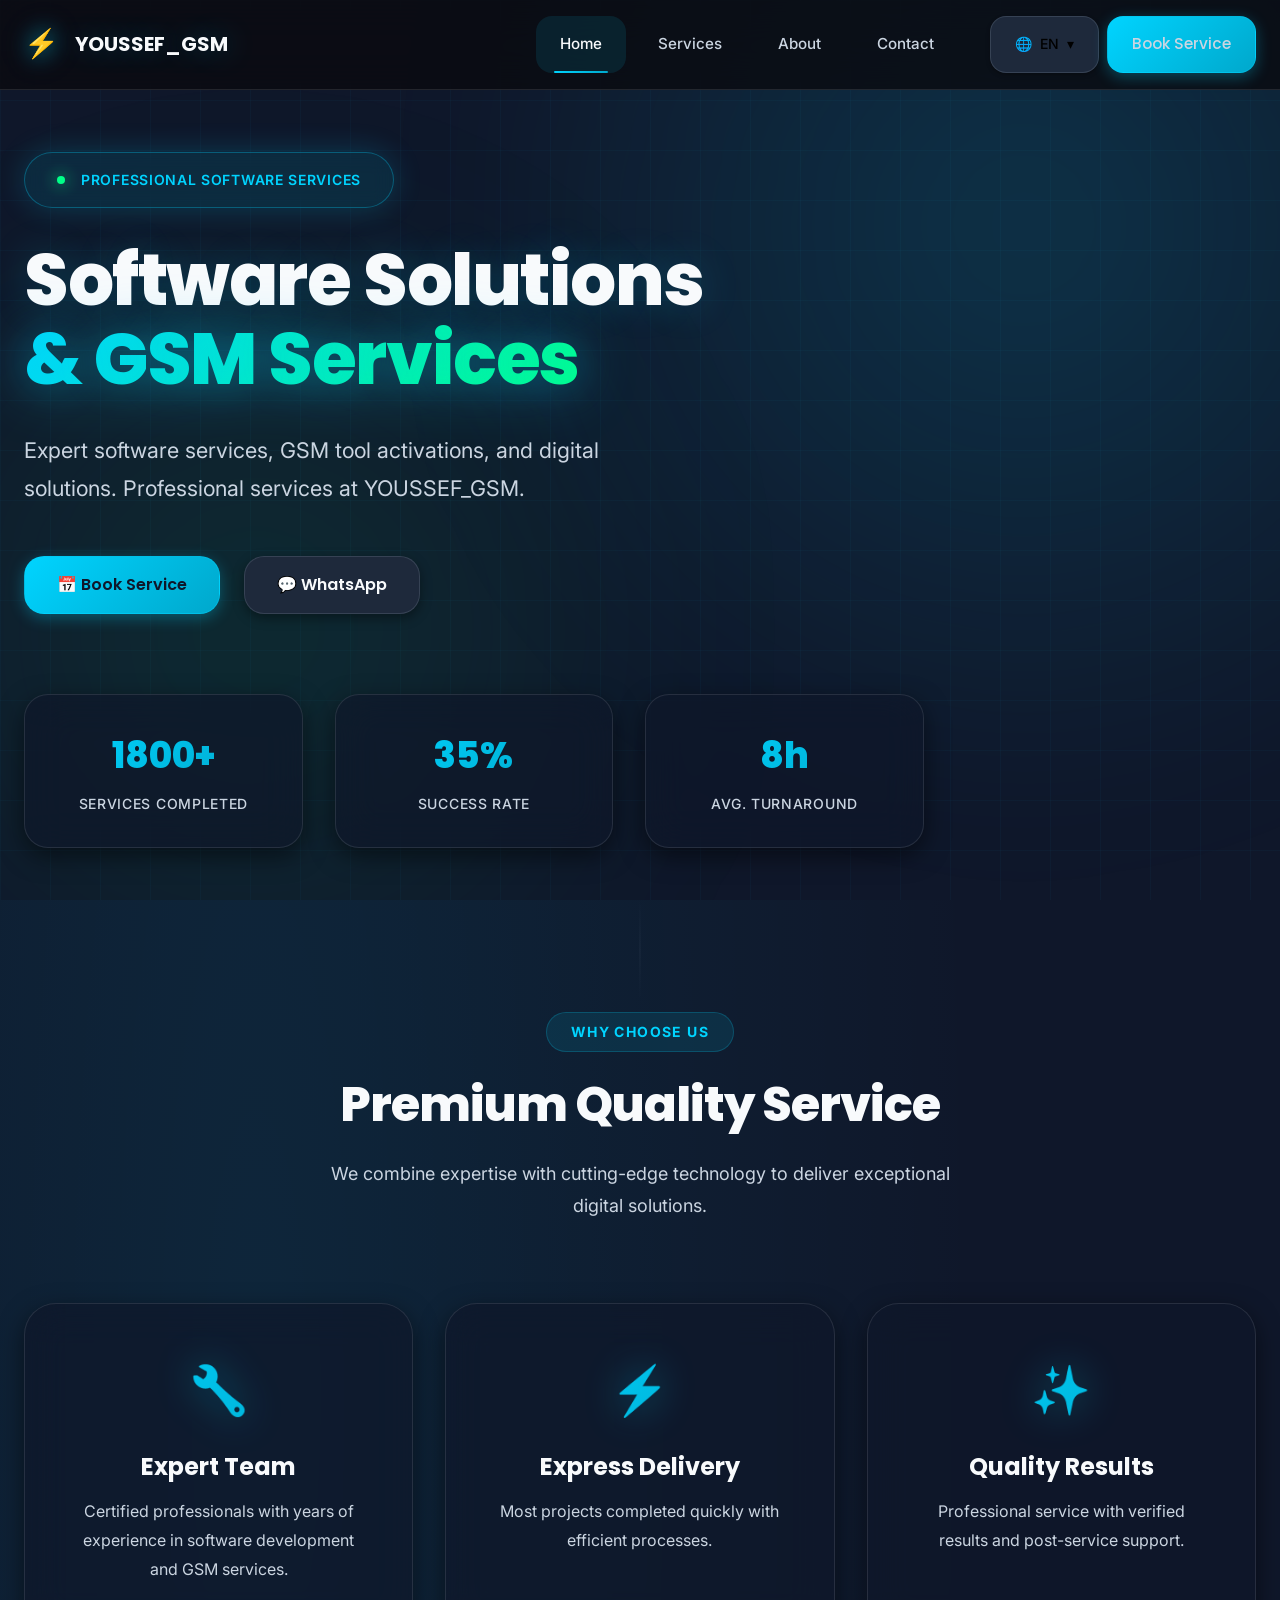
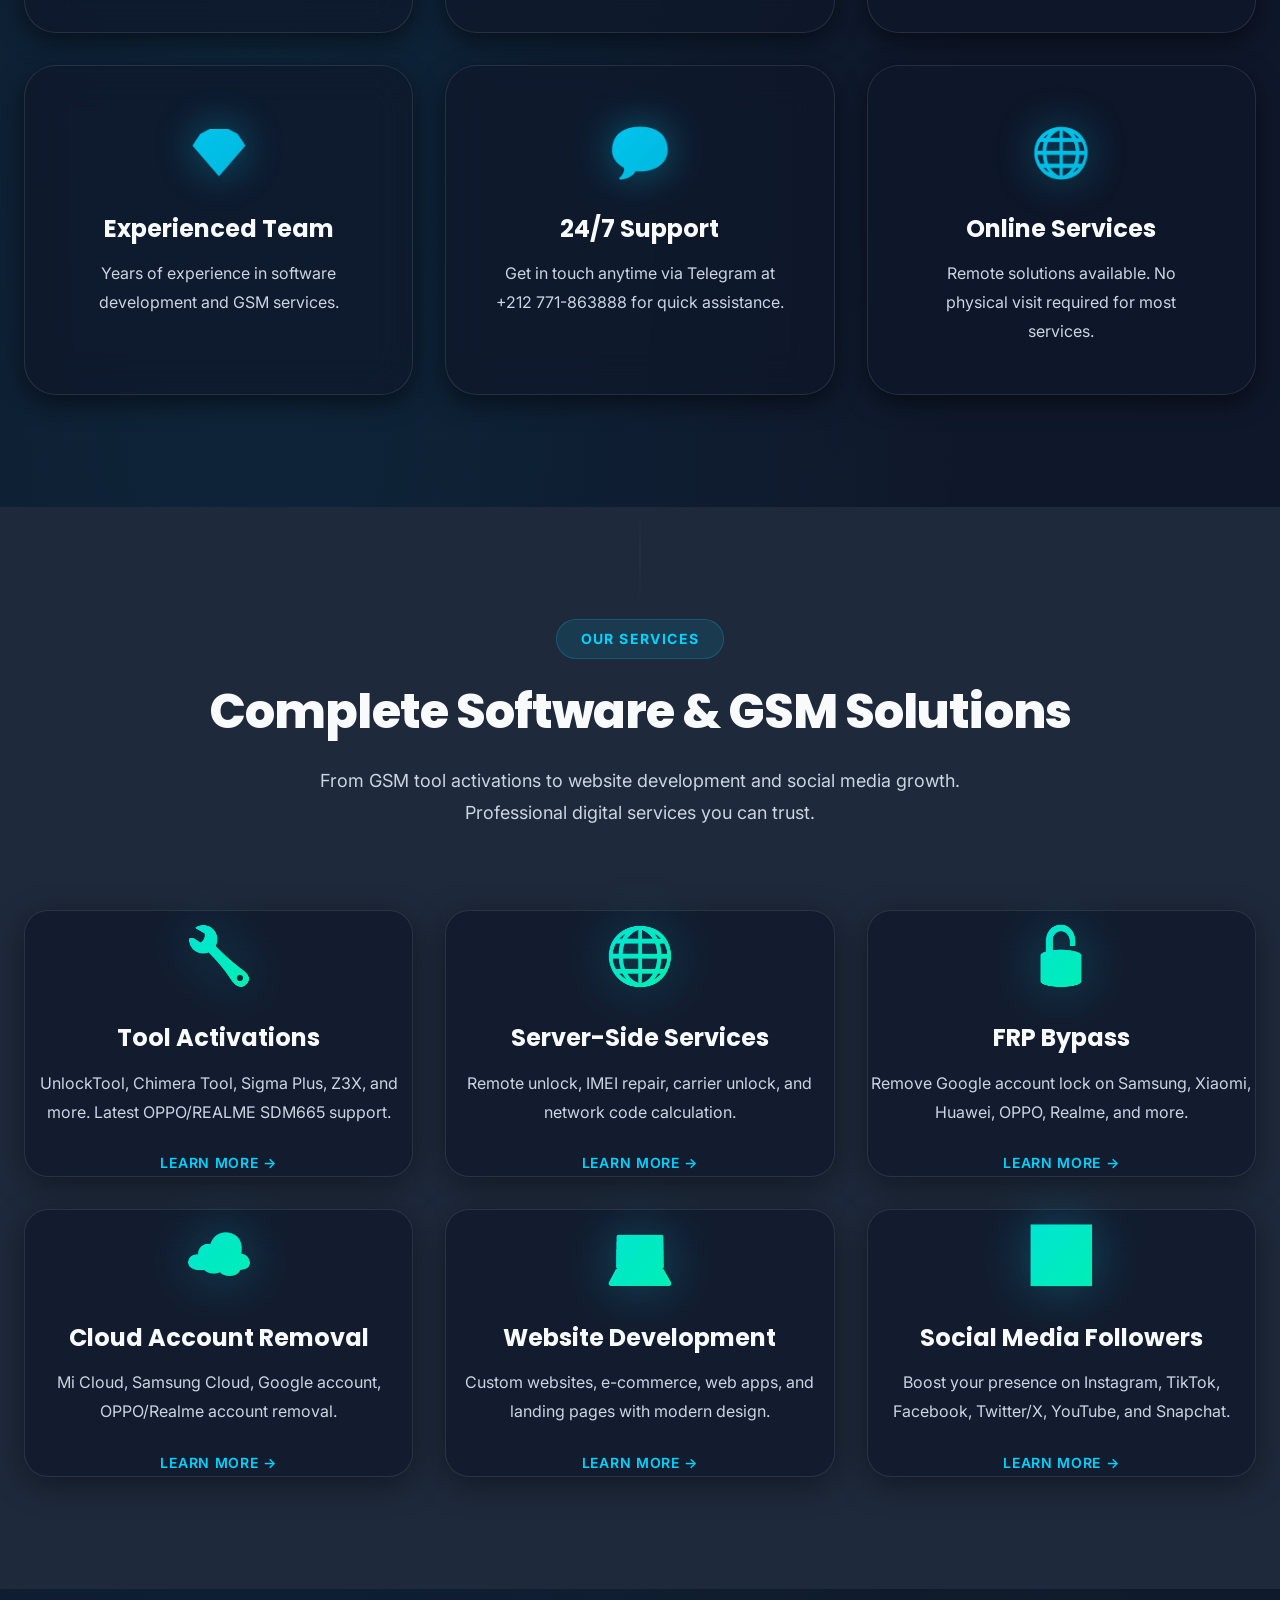
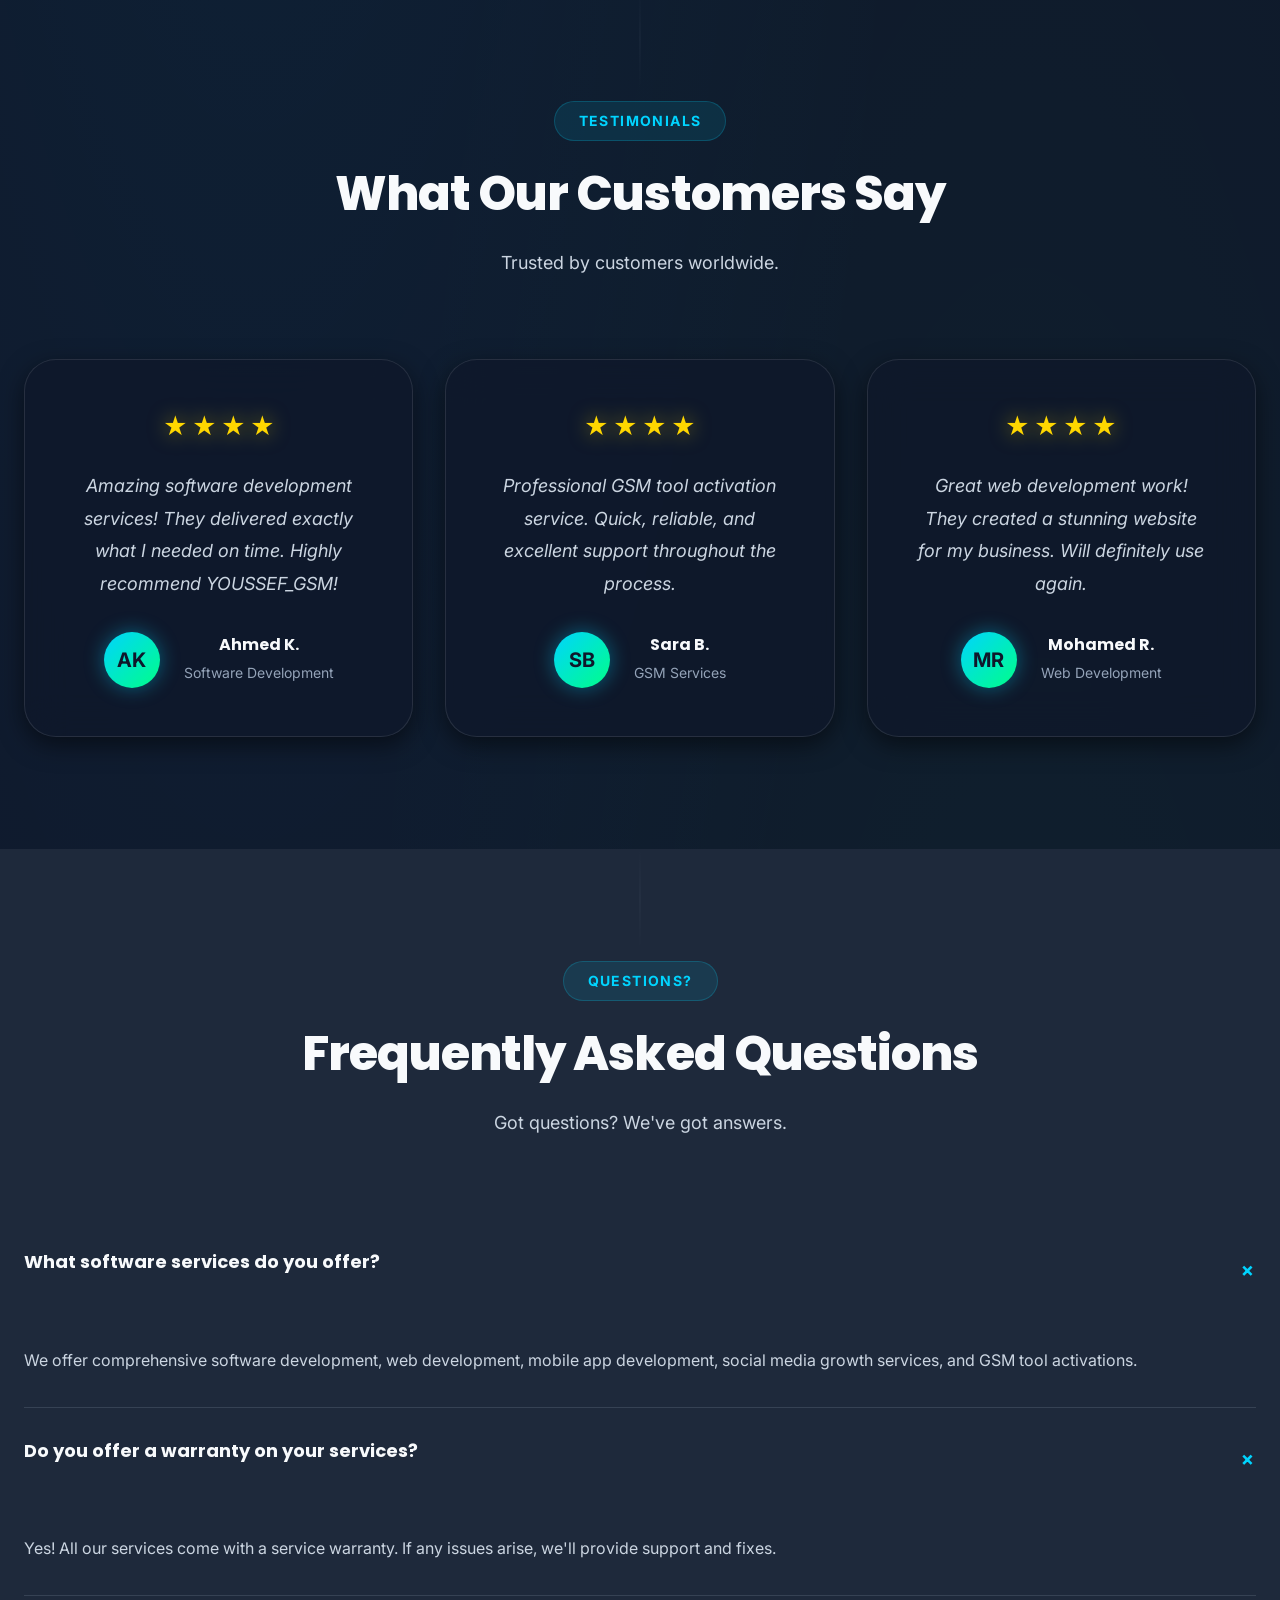
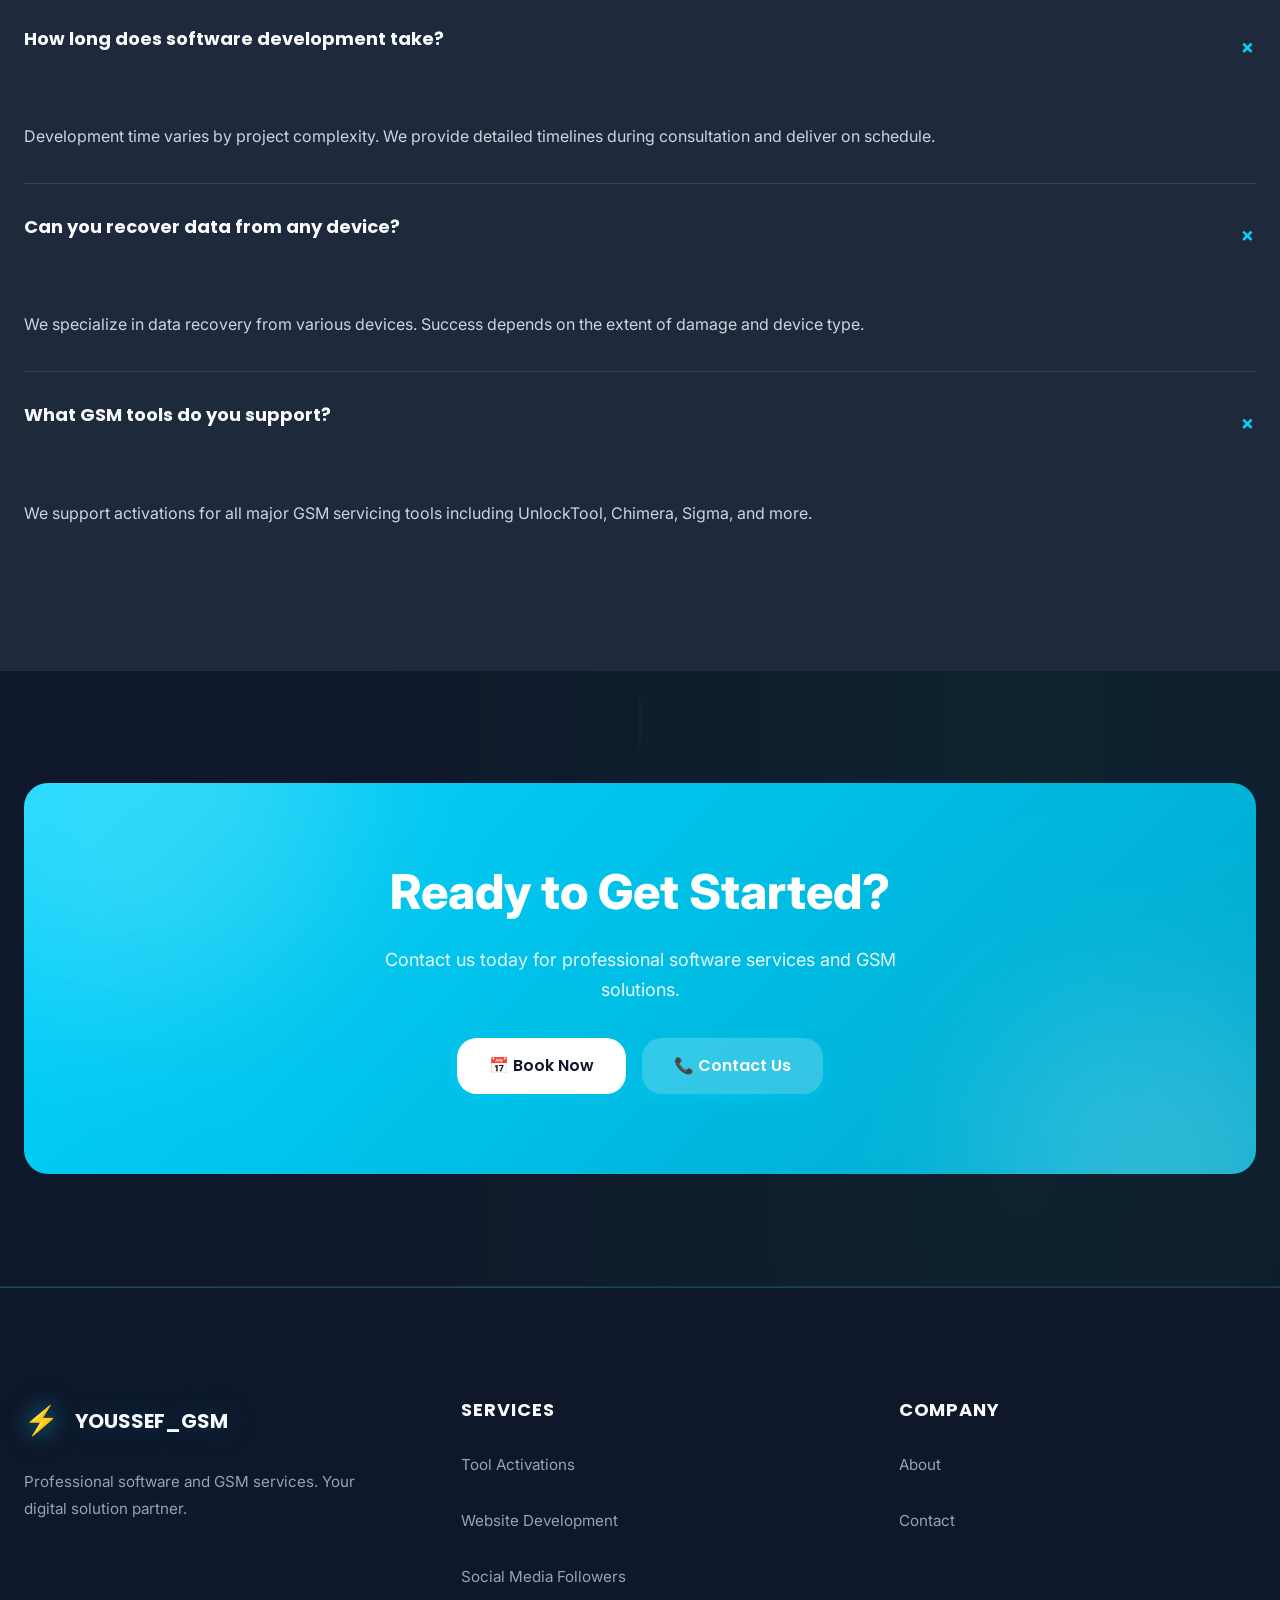
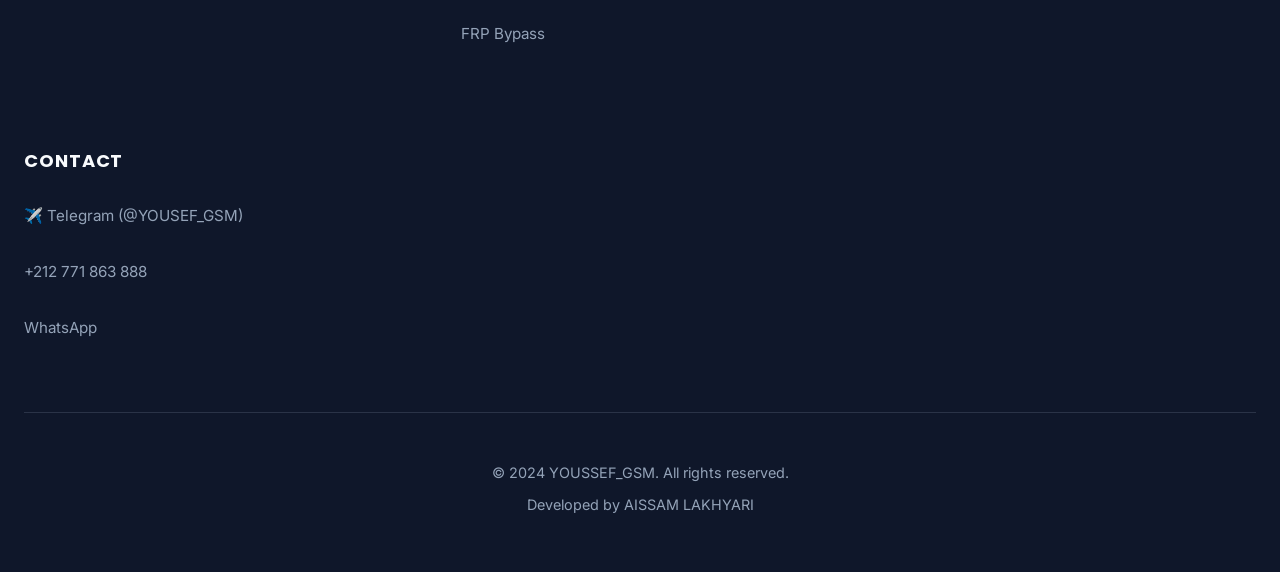
<file: index.html>
<!DOCTYPE html>
<html lang="en" dir="ltr">
<head>
  <meta charset="UTF-8">
  <meta name="viewport" content="width=device-width, initial-scale=1.0">
  <meta name="description" content="Professional software services, GSM solutions, and social media growth at YOUSSEF_GSM. Website development, tool activations, FRP bypass, and more.">
  <title>YOUSSEF_GSM | Professional Software & GSM Services</title>

  <!-- Fonts -->
  <link rel="preconnect" href="https://fonts.googleapis.com">
  <link rel="preconnect" href="https://fonts.gstatic.com" crossorigin>
  <link href="https://fonts.googleapis.com/css2?family=Inter:wght@400;500;600;700&family=Poppins:wght@400;500;600;700;800&display=swap" rel="stylesheet">

  <!-- Styles -->
  <link rel="stylesheet" href="css/modern-style.css">

  <!-- Favicon -->
  <link rel="icon" href="data:image/svg+xml,<svg xmlns='http://www.w3.org/2000/svg' viewBox='0 0 100 100'><text y='.9em' font-size='90'>⚡</text></svg>">
</head>
<body>

  <!-- NAVIGATION -->
  <nav class="navbar" id="navbar">
    <div class="container">
      <a href="index.html" class="nav-logo">
        <div class="nav-logo-icon">⚡</div>
        <span data-i18n="brand_name">YOUSSEF_GSM</span>
      </a>

      <div class="nav-links" id="nav-links">
        <a href="index.html" class="active" data-i18n="nav_home">Home</a>
        <a href="services.html" data-i18n="nav_services">Services</a>
        <a href="about.html" data-i18n="nav_about">About</a>
        <a href="contact.html" data-i18n="nav_contact">Contact</a>

        <div class="lang-switcher">
          <button class="lang-btn" aria-haspopup="true" aria-expanded="false">
            🌐 <span class="current-lang">EN</span> ▾
          </button>
          <div class="lang-dropdown">
            <button class="lang-option active" data-lang="en" data-i18n="lang_en">English (EN)</button>
            <button class="lang-option" data-lang="fr" data-i18n="lang_fr">Français (FR)</button>
            <button class="lang-option" data-lang="ar" data-i18n="lang_ar">العربية (AR)</button>
          </div>
        </div>

        <a href="https://t.me/YOUSEF_GSM" target="_blank" class="btn btn-primary btn-sm" data-i18n="nav_book">Chat on Telegram</a>
      </div>

      <button class="hamburger" id="hamburger" aria-label="Toggle menu">
        <span></span><span></span><span></span>
      </button>
    </div>
  </nav>

  <!-- HERO SECTION -->
  <section class="hero">
    <div class="hero-bg">
      <div class="hero-grid"></div>
      <div class="hero-orb hero-orb-1"></div>
      <div class="hero-orb hero-orb-2"></div>
      <div class="hero-orb hero-orb-3"></div>
    </div>

    <div class="container">
      <div class="hero-content">
        <div class="hero-badge">
          <span class="pulse-dot"></span>
          <span data-i18n="hero_badge">Online · 24/7 Service</span>
        </div>

        <h1 class="hero-title">
          <span data-i18n="hero_title1">Professional</span><br>
          <span class="gradient-text" data-i18n="hero_title2">Software & GSM Services</span>
        </h1>

        <p class="hero-description" data-i18n="hero_desc">
          Expert software services, GSM tool activations, website development, and social media growth. Your digital needs in safe hands at YOUSSEF_GSM.
        </p>

        <div class="hero-buttons">
          <a href="https://t.me/YOUSEF_GSM" target="_blank" class="btn btn-primary" data-i18n="btn_book">
            ✈️ Chat on Telegram
          </a>
          <a href="https://wa.me/212771863888" target="_blank" class="btn btn-secondary" data-i18n="btn_chat">
            💬 WhatsApp
          </a>
        </div>

        <div class="hero-stats">
          <div class="hero-stat">
            <div class="hero-stat-value" data-count="5000" data-suffix="+">0</div>
            <div class="hero-stat-label" data-i18n="stat_devices">Services Completed</div>
          </div>
          <div class="hero-stat">
            <div class="hero-stat-value" data-count="98" data-suffix="%">0</div>
            <div class="hero-stat-label" data-i18n="stat_rate">Success Rate</div>
          </div>
          <div class="hero-stat">
            <div class="hero-stat-value" data-count="24" data-suffix="h">0</div>
            <div class="hero-stat-label" data-i18n="stat_time">Avg. Response</div>
          </div>
        </div>
      </div>
    </div>
  </section>

  <!-- FEATURES SECTION -->
  <section class="section">
    <div class="container">
      <div class="section-header reveal">
        <span class="section-subtitle">Why Choose Us</span>
        <h2 class="section-title" data-i18n="features_heading">Premium Quality Service</h2>
        <p class="section-description" data-i18n="features_sub">We combine expertise with cutting-edge technology to deliver exceptional software and GSM solutions.</p>
      </div>

      <div class="features-grid">
        <div class="feature-card glass reveal">
          <div class="feature-icon">🔧</div>
          <h3 data-i18n="feat_expert">Expert Tools</h3>
          <p data-i18n="feat_expert_desc">Official activations for UnlockTool, Chimera, Sigma Plus, Z3X, and more.</p>
        </div>

        <div class="feature-card glass reveal">
          <div class="feature-icon">⚡</div>
          <h3 data-i18n="feat_speed">Fast Service</h3>
          <p data-i18n="feat_speed_desc">Most operations completed within 1-24 hours. Quick turnaround guaranteed.</p>
        </div>

        <div class="feature-card glass reveal">
          <div class="feature-icon">✨</div>
          <h3 data-i18n="feat_quality">Quality Results</h3>
          <p data-i18n="feat_quality_desc">Professional service with verified results and post-service support.</p>
        </div>

        <div class="feature-card glass reveal">
          <div class="feature-icon">💎</div>
          <h3 data-i18n="feat_experienced">Experienced Team</h3>
          <p data-i18n="feat_experienced_desc">Years of experience in software development and GSM services.</p>
        </div>

        <div class="feature-card glass reveal">
          <div class="feature-icon">💬</div>
          <h3 data-i18n="feat_support">24/7 Support</h3>
          <p data-i18n="feat_support_desc">Get in touch anytime via Telegram for quick assistance.</p>
        </div>

        <div class="feature-card glass reveal">
          <div class="feature-icon">🌐</div>
          <h3 data-i18n="feat_online">Online Services</h3>
          <p data-i18n="feat_online_desc">Remote solutions available. No physical visit required for most services.</p>
        </div>
      </div>
    </div>
  </section>

  <!-- SERVICES PREVIEW SECTION -->
  <section class="section" style="background: var(--bg-secondary);">
    <div class="container">
      <div class="section-header reveal">
        <span class="section-subtitle">Our Services</span>
        <h2 class="section-title" data-i18n="services_preview_heading">Complete Software & GSM Solutions</h2>
        <p class="section-description" data-i18n="services_preview_sub">From GSM tool activations to website development and social media growth. Professional digital services you can trust.</p>
      </div>

      <div class="services-preview-grid">
        <div class="service-preview-card glass reveal">
          <div class="service-preview-icon">🔧</div>
          <h3 data-i18n="sp_tools">Tool Activations</h3>
          <p data-i18n="sp_tools_desc">UnlockTool, Chimera Tool, Sigma Plus, Z3X, and more. Latest OPPO/REALME SDM665 support.</p>
          <a href="services.html" class="service-preview-link" data-i18n="sp_learn_more">Learn More →</a>
        </div>

        <div class="service-preview-card glass reveal">
          <div class="service-preview-icon">🌐</div>
          <h3 data-i18n="sp_server">Server-Side Services</h3>
          <p data-i18n="sp_server_desc">Remote unlock, IMEI repair, carrier unlock, and network code calculation.</p>
          <a href="services.html" class="service-preview-link" data-i18n="sp_learn_more">Learn More →</a>
        </div>

        <div class="service-preview-card glass reveal">
          <div class="service-preview-icon">🔓</div>
          <h3 data-i18n="sp_frp">FRP Bypass</h3>
          <p data-i18n="sp_frp_desc">Remove Google account lock on Samsung, Xiaomi, Huawei, OPPO, Realme, and more.</p>
          <a href="services.html" class="service-preview-link" data-i18n="sp_learn_more">Learn More →</a>
        </div>

        <div class="service-preview-card glass reveal">
          <div class="service-preview-icon">☁️</div>
          <h3 data-i18n="sp_cloud">Cloud Account Removal</h3>
          <p data-i18n="sp_cloud_desc">Mi Cloud, Samsung Cloud, Google account, OPPO/Realme account removal.</p>
          <a href="services.html" class="service-preview-link" data-i18n="sp_learn_more">Learn More →</a>
        </div>

        <div class="service-preview-card glass reveal">
          <div class="service-preview-icon">💻</div>
          <h3 data-i18n="sp_web">Website Development</h3>
          <p data-i18n="sp_web_desc">Custom websites, e-commerce, web apps, and landing pages with modern design.</p>
          <a href="services.html" class="service-preview-link" data-i18n="sp_learn_more">Learn More →</a>
        </div>

        <div class="service-preview-card glass reveal">
          <div class="service-preview-icon">📈</div>
          <h3 data-i18n="sp_followers">Social Media Followers</h3>
          <p data-i18n="sp_followers_desc">Boost your presence on Instagram, TikTok, Facebook, Twitter/X, YouTube, and Snapchat.</p>
          <a href="services.html" class="service-preview-link" data-i18n="sp_learn_more">Learn More →</a>
        </div>
      </div>
    </div>
  </section>

  <!-- TESTIMONIALS -->
  <section class="section">
    <div class="container">
      <div class="section-header reveal">
        <span class="section-subtitle">Testimonials</span>
        <h2 class="section-title" data-i18n="testimonials_heading">What Our Customers Say</h2>
        <p class="section-description" data-i18n="testimonials_sub">Real reviews from satisfied customers worldwide.</p>
      </div>

      <div class="testimonials-grid">
        <div class="testimonial-card glass reveal">
          <div class="testimonial-rating">
            <span>★</span><span>★</span><span>★</span><span>★</span>
          </div>
          <p class="testimonial-text" data-i18n="t1_text">Amazing software development services! They delivered exactly what I needed on time. Highly recommend YOUSSEF_GSM!</p>
          <div class="testimonial-author">
            <div class="testimonial-avatar">AK</div>
            <div class="testimonial-info">
              <h4 data-i18n="t1_name">Ahmed K.</h4>
              <p data-i18n="t1_role">Software Development</p>
            </div>
          </div>
        </div>

        <div class="testimonial-card glass reveal">
          <div class="testimonial-rating">
            <span>★</span><span>★</span><span>★</span><span>★</span>
          </div>
          <p class="testimonial-text" data-i18n="t2_text">Professional GSM tool activation service. Quick, reliable, and excellent support throughout the process.</p>
          <div class="testimonial-author">
            <div class="testimonial-avatar">SB</div>
            <div class="testimonial-info">
              <h4 data-i18n="t2_name">Sara B.</h4>
              <p data-i18n="t2_role">GSM Services</p>
            </div>
          </div>
        </div>

        <div class="testimonial-card glass reveal">
          <div class="testimonial-rating">
            <span>★</span><span>★</span><span>★</span><span>★</span>
          </div>
          <p class="testimonial-text" data-i18n="t3_text">Great web development work! They created a stunning website for my business. Will definitely use again.</p>
          <div class="testimonial-author">
            <div class="testimonial-avatar">MR</div>
            <div class="testimonial-info">
              <h4 data-i18n="t3_name">Mohamed R.</h4>
              <p data-i18n="t3_role">Web Development</p>
            </div>
          </div>
        </div>
      </div>
    </div>
  </section>

  <!-- FAQ SECTION -->
  <section class="section" style="background: var(--bg-secondary);">
    <div class="container">
      <div class="section-header reveal">
        <span class="section-subtitle">Questions?</span>
        <h2 class="section-title" data-i18n="faq_heading">Frequently Asked Questions</h2>
        <p class="section-description" data-i18n="faq_sub">Got questions about our software and GSM services? We've got answers.</p>
      </div>

      <div class="faq-list">
        <div class="faq-item reveal">
          <button class="faq-question">
            <h4 data-i18n="faq1_q">What software services do you offer?</h4>
            <span class="faq-icon">+</span>
          </button>
          <div class="faq-answer">
            <p data-i18n="faq1_a">We offer comprehensive software development, web development, GSM tool activations, FRP bypass, cloud account removal, and social media growth services.</p>
          </div>
        </div>

        <div class="faq-item reveal">
          <button class="faq-question">
            <h4 data-i18n="faq2_q">How long does FRP bypass take?</h4>
            <span class="faq-icon">+</span>
          </button>
          <div class="faq-answer">
            <p data-i18n="faq2_a">Most FRP bypass operations are completed within 1-24 hours depending on the device model and security level.</p>
          </div>
        </div>

        <div class="faq-item reveal">
          <button class="faq-question">
            <h4 data-i18n="faq3_q">Can you remove cloud accounts from any device?</h4>
            <span class="faq-icon">+</span>
          </button>
          <div class="faq-answer">
            <p data-i18n="faq3_a">We support cloud account removal for Mi Cloud, Samsung Cloud, Google Account, OPPO/Realme, Vivo Cloud, Huawei ID, and Honor ID.</p>
          </div>
        </div>

        <div class="faq-item reveal">
          <button class="faq-question">
            <h4 data-i18n="faq4_q">What web development services do you offer?</h4>
            <span class="faq-icon">+</span>
          </button>
          <div class="faq-answer">
            <p data-i18n="faq4_a">We build business websites, e-commerce platforms, custom web applications, landing pages, and provide website redesign and optimization services.</p>
          </div>
        </div>

        <div class="faq-item reveal">
          <button class="faq-question">
            <h4 data-i18n="faq5_q">Can you increase my social media followers?</h4>
            <span class="faq-icon">+</span>
          </button>
          <div class="faq-answer">
            <p data-i18n="faq5_a">Yes! We provide authentic follower growth services for Instagram, TikTok, Facebook, Twitter/X, YouTube, and Snapchat. Results start within 24-48 hours.</p>
          </div>
        </div>
      </div>
    </div>
  </section>

  <!-- CTA SECTION -->
  <section class="section">
    <div class="container">
      <div class="cta-section" style="position: relative; padding: 80px 0; overflow: hidden; border-radius: 24px; background: var(--gradient-primary); text-align: center;">
        <div style="position: relative; z-index: 1;">
          <h2 style="font-family: var(--font-display); font-size: clamp(2rem, 4vw, 3rem); font-weight: 800; line-height: 1.2; margin-bottom: 24px; color: white;">
            <span data-i18n="cta_title">Ready to Get Started?</span>
          </h2>
          <p style="font-size: 1.125rem; color: rgba(255, 255, 255, 0.9); max-width: 540px; margin: 0 auto 32px; line-height: 1.7;" data-i18n="cta_sub">Contact us today for professional software services and GSM solutions.</p>
          <div style="display: flex; gap: 16px; justify-content: center; flex-wrap: wrap;">
            <a href="https://t.me/YOUSEF_GSM" target="_blank" class="btn" style="background: white; color: var(--primary); width: auto;" data-i18n="services_cta_btn1">✈️ Chat on Telegram</a>
            <a href="https://wa.me/212771863888" target="_blank" class="btn" style="background: rgba(255, 255, 255, 0.2); color: white; border-color: rgba(255, 255, 255, 0.3); width: auto;" data-i18n="services_cta_btn2">💬 WhatsApp</a>
          </div>
        </div>
        <!-- Background decoration -->
        <div style="position: absolute; width: 400px; height: 400px; background: rgba(255, 255, 255, 0.1); border-radius: 50%; filter: blur(80px); top: -200px; left: -100px;"></div>
        <div style="position: absolute; width: 300px; height: 300px; background: rgba(255, 255, 255, 0.1); border-radius: 50%; filter: blur(80px); bottom: -150px; right: -50px;"></div>
      </div>
    </div>
  </section>

  <!-- FOOTER -->
  <footer class="footer">
    <div class="container">
      <div class="footer-content">
        <div class="footer-brand">
          <a href="index.html" class="nav-logo">
            <div class="nav-logo-icon">⚡</div>
            <span data-i18n="brand_name">YOUSSEF_GSM</span>
          </a>
          <p data-i18n="footer_desc">Professional software and GSM services. Your digital solution partner.</p>
        </div>

        <div class="footer-section">
          <h4 data-i18n="footer_services">Services</h4>
          <ul class="footer-links">
            <li><a href="services.html" data-i18n="srv_tools">Tool Activations</a></li>
            <li><a href="services.html" data-i18n="srv_web">Website Development</a></li>
            <li><a href="services.html" data-i18n="srv_followers">Social Media Followers</a></li>
            <li><a href="services.html" data-i18n="srv_frp">FRP Bypass</a></li>
          </ul>
        </div>

        <div class="footer-section">
          <h4 data-i18n="footer_company">Company</h4>
          <ul class="footer-links">
            <li><a href="about.html" data-i18n="nav_about">About Us</a></li>
            <li><a href="contact.html" data-i18n="nav_contact">Contact</a></li>
          </ul>
        </div>

        <div class="footer-section">
          <h4 data-i18n="footer_contact">Contact</h4>
          <ul class="footer-links">
            <li><a href="https://t.me/YOUSEF_GSM" target="_blank" data-i18n="footer_telegram">✈️ Telegram (@YOUSEF_GSM)</a></li>
            <li><a href="tel:+212771863888" data-i18n="footer_phone">+212 771 86 38 88</a></li>
            <li><a href="https://wa.me/212771863888" data-i18n="footer_whatsapp">WhatsApp</a></li>
          </ul>
        </div>
      </div>

      <div class="footer-credits">
        <p>&copy; 2024 YOUSSEF_GSM. <span data-i18n="footer_rights">All rights reserved.</span></p>
        <p data-i18n="footer_made">Developed by AISSAM LAKHYARI</p>
      </div>
    </div>
  </footer>

  <!-- SCRIPTS -->
  <script src="js/modern-main.js"></script>
</body>
</html>
</file>
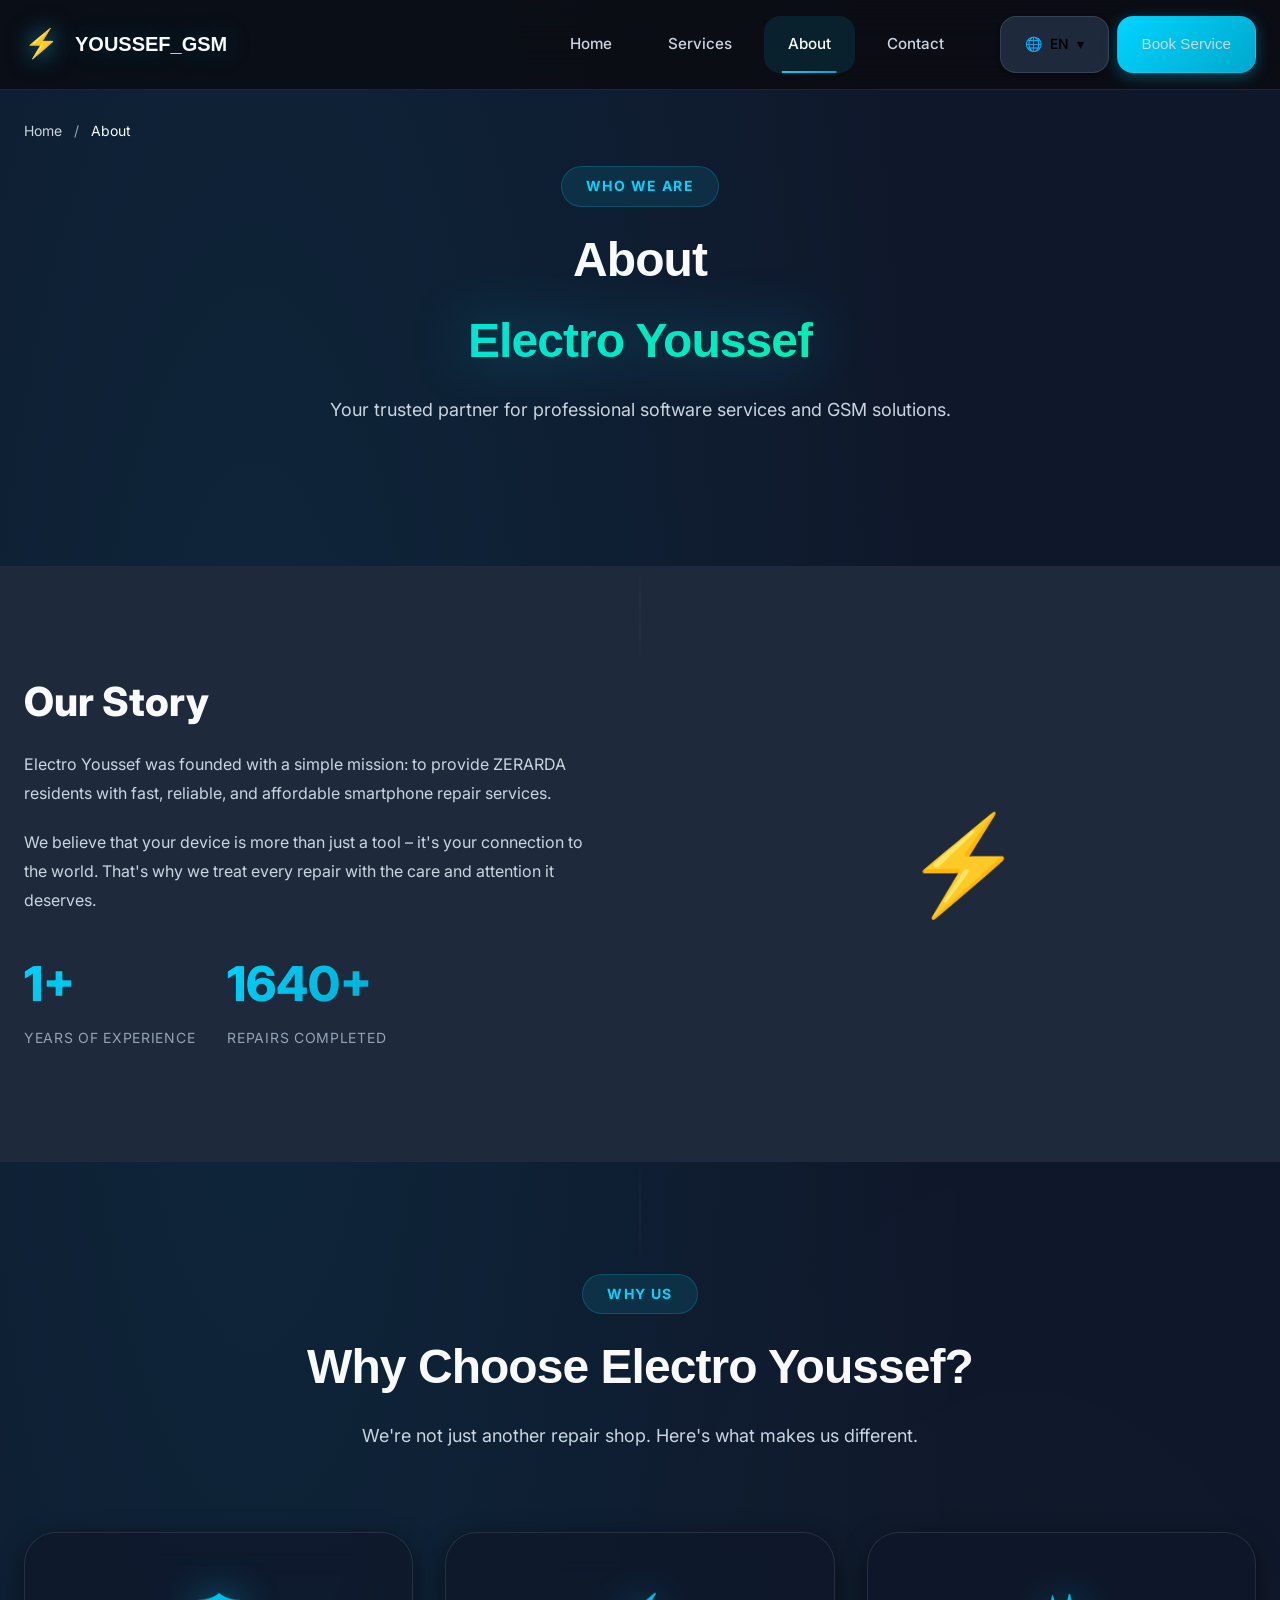
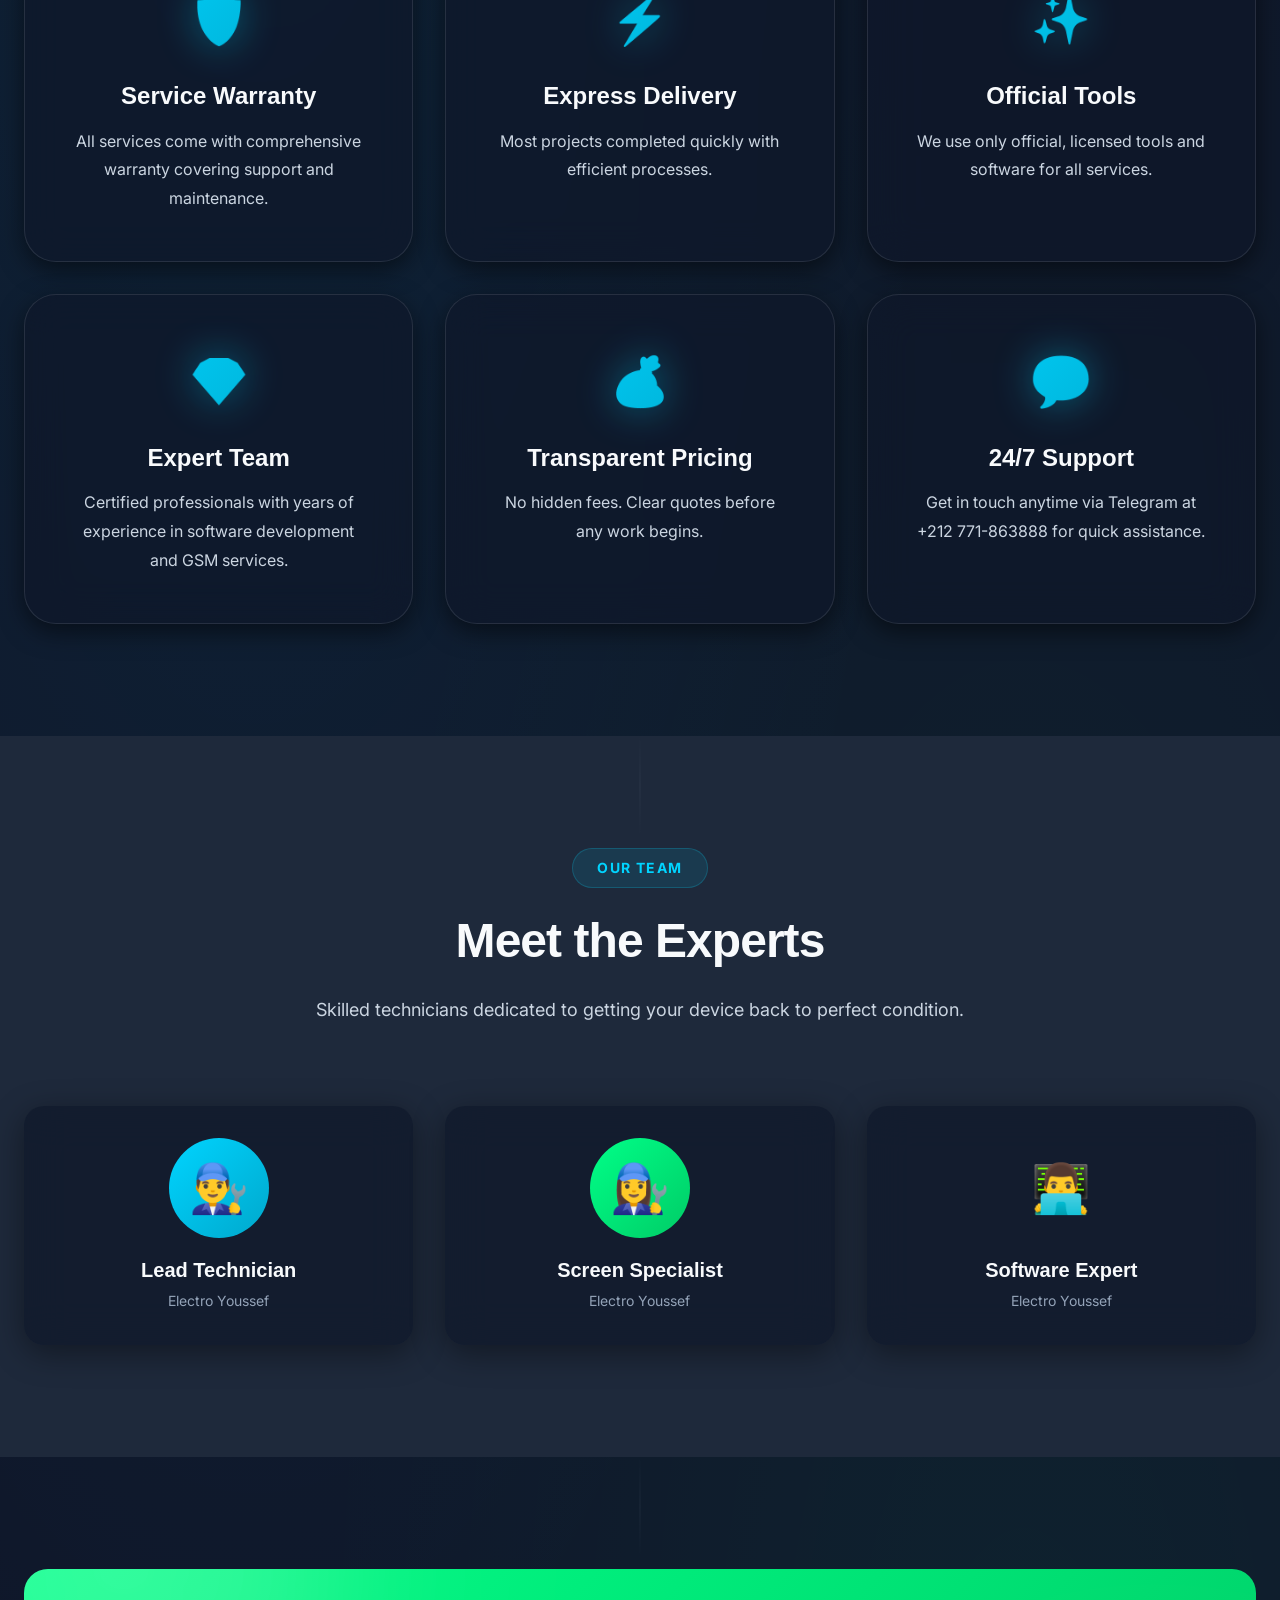
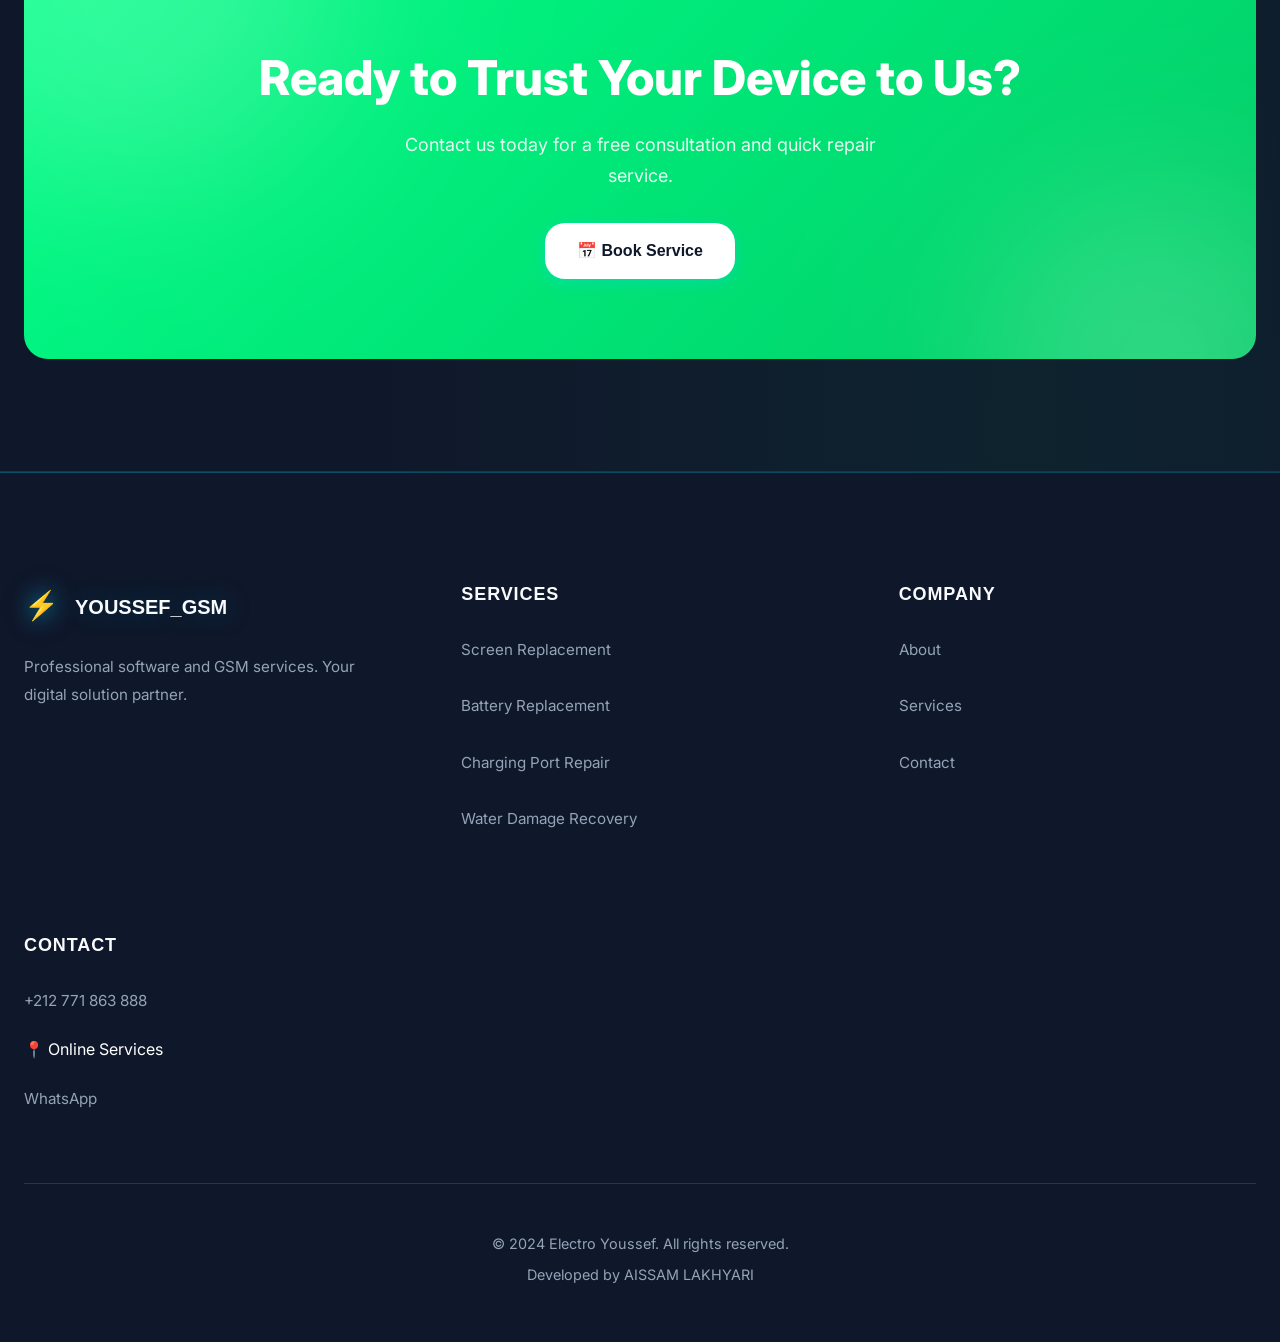
<file: about-modern.html>
<!DOCTYPE html>
<html lang="en" dir="ltr">
<head>
  <meta charset="UTF-8">
  <meta name="viewport" content="width=device-width, initial-scale=1.0">
  <meta name="description" content="About Electro Youssef - Expert smartphone repair in ZERARDA. Learn about our history, team, and commitment to quality.">
  <title>About Us | Electro Youssef – Phone Repair ZERARDA</title>
  
  <!-- Fonts -->
  <link rel="preconnect" href="https://fonts.googleapis.com">
  <link rel="preconnect" href="https://fonts.gstatic.com" crossorigin>
  <link href="https://fonts.googleapis.com/css2?family=Inter:wght@400;500;600;700;800&display=swap" rel="stylesheet">
  
  <!-- Styles -->
  <link rel="stylesheet" href="css/modern-style.css">
  
  <!-- Favicon -->
  <link rel="icon" href="data:image/svg+xml,<svg xmlns='http://www.w3.org/2000/svg' viewBox='0 0 100 100'><text y='.9em' font-size='90'>⚡</text></svg>">
</head>
<body>

  <!-- ═══ NAVIGATION ═══ -->
  <nav class="navbar" id="navbar">
    <div class="container">
      <a href="index-modern.html" class="nav-logo">
        <div class="nav-logo-icon">⚡</div>
        <span data-i18n="brand_name">Electro Youssef</span>
      </a>
      
      <div class="nav-links" id="nav-links">
        <a href="index-modern.html" data-i18n="nav_home">Home</a>
        <a href="services-modern.html" data-i18n="nav_services">Services</a>
        <a href="about-modern.html" class="active" data-i18n="nav_about">About</a>
        <a href="contact-modern.html" data-i18n="nav_contact">Contact</a>
        
        <div class="lang-switcher">
          <button class="lang-btn" aria-haspopup="true" aria-expanded="false">
            🌐 <span class="current-lang">EN</span> ▾
          </button>
          <div class="lang-dropdown">
            <button class="lang-option active" data-lang="en" data-i18n="lang_en">English (EN)</button>
            <button class="lang-option" data-lang="fr" data-i18n="lang_fr">Français (FR)</button>
            <button class="lang-option" data-lang="ar" data-i18n="lang_ar">العربية (AR)</button>
          </div>
        </div>
        
        <a href="contact-modern.html" class="btn btn-primary btn-sm" data-i18n="nav_book">Book Repair</a>
      </div>
      
      <button class="hamburger" id="hamburger" aria-label="Toggle menu">
        <span></span><span></span><span></span>
      </button>
    </div>
  </nav>

  <!-- ═══ PAGE HEADER ═══ -->
  <section class="section" style="padding-top: 120px; padding-bottom: 60px;">
    <div class="container">
      <nav class="breadcrumb" style="display: flex; gap: 12px; align-items: center; color: var(--text-muted); margin-bottom: 24px; font-size: 0.875rem;">
        <a href="index-modern.html" style="color: var(--text-secondary); text-decoration: none;" data-i18n="nav_home">Home</a>
        <span style="color: var(--border-color);">/</span>
        <span style="color: var(--text-primary);" data-i18n="nav_about">About</span>
      </nav>
      
      <div class="section-header reveal">
        <span class="section-subtitle">Who We Are</span>
        <h1 class="section-title" data-i18n="about_title1">About</h1>
        <h1 class="gradient-text section-title" data-i18n="about_title2">Electro Youssef</h1>
        <p class="section-description" data-i18n="about_sub">Your trusted partner for all smartphone repairs in ZERARDA. Quality, speed, and reliability you can count on.</p>
      </div>
    </div>
  </section>

  <!-- ═══ STORY SECTION ═══ -->
  <section class="section" style="background: var(--bg-secondary);">
    <div class="container">
      <div style="display: grid; grid-template-columns: 1fr 1fr; gap: 64px; align-items: center;">
        
        <div class="reveal">
          <h2 style="font-family: var(--font-display); font-size: 2.5rem; font-weight: 800; line-height: 1.2; margin-bottom: 24px;" data-i18n="our_story">Our Story</h2>
          <p style="color: var(--text-secondary); line-height: 1.8; margin-bottom: 20px;" data-i18n="story_p1">Electro Youssef was founded with a simple mission: to provide ZERARDA residents with fast, reliable, and affordable smartphone repair services.</p>
          <p style="color: var(--text-secondary); line-height: 1.8;" data-i18n="story_p2">We believe that your device is more than just a tool – it's your connection to the world. That's why we treat every repair with the care and attention it deserves.</p>
          
          <div style="display: flex; gap: 32px; margin-top: 32px;">
            <div>
              <div style="font-size: 3rem; font-weight: 800; font-family: var(--font-display); background: var(--gradient-primary); -webkit-background-clip: text; -webkit-text-fill-color: transparent; margin-bottom: 4px;" data-count="5" data-suffix="+">0</div>
              <div style="font-size: 0.875rem; color: var(--text-muted); text-transform: uppercase; letter-spacing: 0.05em;" data-i18n="about_years">Years of Experience</div>
            </div>
            <div>
              <div style="font-size: 3rem; font-weight: 800; font-family: var(--font-display); background: var(--gradient-primary); -webkit-background-clip: text; -webkit-text-fill-color: transparent; margin-bottom: 4px;" data-count="5000" data-suffix="+">0</div>
              <div style="font-size: 0.875rem; color: var(--text-muted); text-transform: uppercase; letter-spacing: 0.05em;" data-i18n="about_repairs">Repairs Completed</div>
            </div>
          </div>
        </div>
        
        <div class="reveal" style="position: relative;">
          <div style="background: var(--bg-card); border: 1px solid var(--border-color); border-radius: 20px; padding: 40px; position: relative; overflow: hidden;">
            <div style="font-size: 6rem; text-align: center;">⚡</div>
            <div style="position: absolute; width: 100px; height: 100px; background: var(--primary-glow); border-radius: 50%; filter: blur(60px); top: -50px; left: -50px;"></div>
            <div style="position: absolute; width: 80px; height: 80px; background: var(--accent-glow); border-radius: 50%; filter: blur(60px); bottom: -40px; right: -40px;"></div>
          </div>
        </div>
      </div>
    </div>
  </section>

  <!-- ═══ WHY CHOOSE US ═══ -->
  <section class="section">
    <div class="container">
      <div class="section-header reveal">
        <span class="section-subtitle">Why Us</span>
        <h2 class="section-title" data-i18n="why_heading">Why Choose Electro Youssef?</h2>
        <p class="section-description" data-i18n="why_sub">We're not just another repair shop. Here's what makes us different.</p>
      </div>
      
      <div class="features-grid">
        <div class="feature-card glass reveal">
          <div class="feature-icon">🛡️</div>
          <h3 data-i18n="feat_warranty">3-Month Warranty</h3>
          <p data-i18n="feat_warranty_desc">All repairs come with a comprehensive 3-month warranty covering parts and labor.</p>
        </div>
        
        <div class="feature-card glass reveal">
          <div class="feature-icon">⚡</div>
          <h3 data-i18n="feat_speed">Express Service</h3>
          <p data-i18n="feat_speed_desc">Most repairs completed in 30-60 minutes while you wait.</p>
        </div>
        
        <div class="feature-card glass reveal">
          <div class="feature-icon">✨</div>
          <h3 data-i18n="feat_genuine">Genuine Parts</h3>
          <p data-i18n="feat_genuine_desc">We use only OEM and high-quality replacement parts.</p>
        </div>
        
        <div class="feature-card glass reveal">
          <div class="feature-icon">💎</div>
          <h3 data-i18n="feat_expert">Expert Technicians</h3>
          <p data-i18n="feat_expert_desc">Certified technicians with years of experience in phone repairs.</p>
        </div>
        
        <div class="feature-card glass reveal">
          <div class="feature-icon">💰</div>
          <h3 data-i18n="feat_transparent">Transparent Pricing</h3>
          <p data-i18n="feat_transparent_desc">No hidden fees. Clear quotes before any work begins.</p>
        </div>
        
        <div class="feature-card glass reveal">
          <div class="feature-icon">💬</div>
          <h3 data-i18n="feat_support">24/7 Support</h3>
          <p data-i18n="feat_support_desc">Get in touch anytime via WhatsApp for quick assistance.</p>
        </div>
      </div>
    </div>
  </section>

  <!-- ═══ TEAM SECTION ═══ -->
  <section class="section" style="background: var(--bg-secondary);">
    <div class="container">
      <div class="section-header reveal">
        <span class="section-subtitle">Our Team</span>
        <h2 class="section-title" data-i18n="team_heading">Meet the Experts</h2>
        <p class="section-description" data-i18n="team_sub">Skilled technicians dedicated to getting your device back to perfect condition.</p>
      </div>
      
      <div style="display: grid; grid-template-columns: repeat(auto-fit, minmax(280px, 1fr)); gap: 32px;">
        <div class="glass reveal" style="padding: 32px; border-radius: 20px; text-align: center; border: 1px solid var(--border-color);">
          <div style="width: 100px; height: 100px; background: var(--gradient-primary); border-radius: 50%; display: flex; align-items: center; justify-content: center; font-size: 3rem; margin: 0 auto 20px;">👨‍🔧</div>
          <h3 style="font-size: 1.25rem; font-weight: 700; margin-bottom: 8px;" data-i18n="team_lead">Lead Technician</h3>
          <p style="color: var(--text-muted); font-size: 0.875rem;">Electro Youssef</p>
        </div>
        
        <div class="glass reveal" style="padding: 32px; border-radius: 20px; text-align: center; border: 1px solid var(--border-color);">
          <div style="width: 100px; height: 100px; background: var(--gradient-secondary); border-radius: 50%; display: flex; align-items: center; justify-content: center; font-size: 3rem; margin: 0 auto 20px;">👩‍🔧</div>
          <h3 style="font-size: 1.25rem; font-weight: 700; margin-bottom: 8px;" data-i18n="team_specialist">Screen Specialist</h3>
          <p style="color: var(--text-muted); font-size: 0.875rem;">Electro Youssef</p>
        </div>
        
        <div class="glass reveal" style="padding: 32px; border-radius: 20px; text-align: center; border: 1px solid var(--border-color);">
          <div style="width: 100px; height: 100px; background: var(--gradient-accent); border-radius: 50%; display: flex; align-items: center; justify-content: center; font-size: 3rem; margin: 0 auto 20px;">👨‍💻</div>
          <h3 style="font-size: 1.25rem; font-weight: 700; margin-bottom: 8px;" data-i18n="team_software">Software Expert</h3>
          <p style="color: var(--text-muted); font-size: 0.875rem;">Electro Youssef</p>
        </div>
      </div>
    </div>
  </section>

  <!-- ═══ CTA SECTION ═══ -->
  <section class="section">
    <div class="container">
      <div class="cta-section" style="position: relative; padding: 80px 0; overflow: hidden; border-radius: 24px; background: var(--gradient-secondary); text-align: center;">
        <div style="position: relative; z-index: 1;">
          <h2 style="font-family: var(--font-display); font-size: clamp(2rem, 4vw, 3rem); font-weight: 800; line-height: 1.2; margin-bottom: 24px; color: white;" data-i18n="about_cta">Ready to Trust Your Device to Us?</h2>
          <p style="font-size: 1.125rem; color: rgba(255, 255, 255, 0.9); max-width: 540px; margin: 0 auto 32px; line-height: 1.7;" data-i18n="about_cta_sub">Contact us today for a free consultation and quick repair service.</p>
          <a href="contact-modern.html" class="btn" style="background: white; color: var(--secondary); width: auto;" data-i18n="btn_book">📅 Book Your Repair</a>
        </div>
        <!-- Background decoration -->
        <div style="position: absolute; width: 400px; height: 400px; background: rgba(255, 255, 255, 0.1); border-radius: 50%; filter: blur(80px); top: -200px; left: -100px;"></div>
        <div style="position: absolute; width: 300px; height: 300px; background: rgba(255, 255, 255, 0.1); border-radius: 50%; filter: blur(80px); bottom: -150px; right: -50px;"></div>
      </div>
    </div>
  </section>

  <!-- ═══ FOOTER ═══ -->
  <footer class="footer">
    <div class="container">
      <div class="footer-content">
        <div class="footer-brand">
          <a href="index-modern.html" class="nav-logo">
            <div class="nav-logo-icon">⚡</div>
            <span data-i18n="brand_name">Electro Youssef</span>
          </a>
          <p data-i18n="footer_desc">Fast, reliable smartphone repair in ZERARDA. Your device in safe hands.</p>
        </div>
        
        <div class="footer-section">
          <h4 data-i18n="footer_services">Services</h4>
          <ul class="footer-links">
            <li><a href="services-modern.html" data-i18n="srv_screen">Screen Replacement</a></li>
            <li><a href="services-modern.html" data-i18n="srv_battery">Battery Replacement</a></li>
            <li><a href="services-modern.html" data-i18n="srv_port">Charging Port Repair</a></li>
            <li><a href="services-modern.html" data-i18n="srv_water">Water Damage Recovery</a></li>
          </ul>
        </div>
        
        <div class="footer-section">
          <h4 data-i18n="footer_company">Company</h4>
          <ul class="footer-links">
            <li><a href="about-modern.html" data-i18n="nav_about">About Us</a></li>
            <li><a href="#pricing" data-i18n="nav_pricing">Pricing</a></li>
            <li><a href="contact-modern.html" data-i18n="nav_contact">Contact</a></li>
          </ul>
        </div>
        
        <div class="footer-section">
          <h4 data-i18n="footer_contact">Contact</h4>
          <ul class="footer-links">
            <li><a href="tel:+212690992767" data-i18n="footer_phone">+212 690 99 27 67</a></li>
            <li>📍 <span data-i18n="footer_location">ZERARDA, Algeria</span></li>
            <li><a href="https://wa.me/212690992767" data-i18n="footer_whatsapp">WhatsApp</a></li>
          </ul>
        </div>
      </div>
      
      <div class="footer-credits">
        <p>&copy; 2024 Electro Youssef. <span data-i18n="footer_rights">All rights reserved.</span></p>
        <p data-i18n="footer_made">Developed by AISSAM LAKHYARI</p>
      </div>
    </div>
  </footer>

  <!-- ═══ SCRIPTS ═══ -->
  <script src="js/modern-main.js"></script>
</body>
</html>
</file>
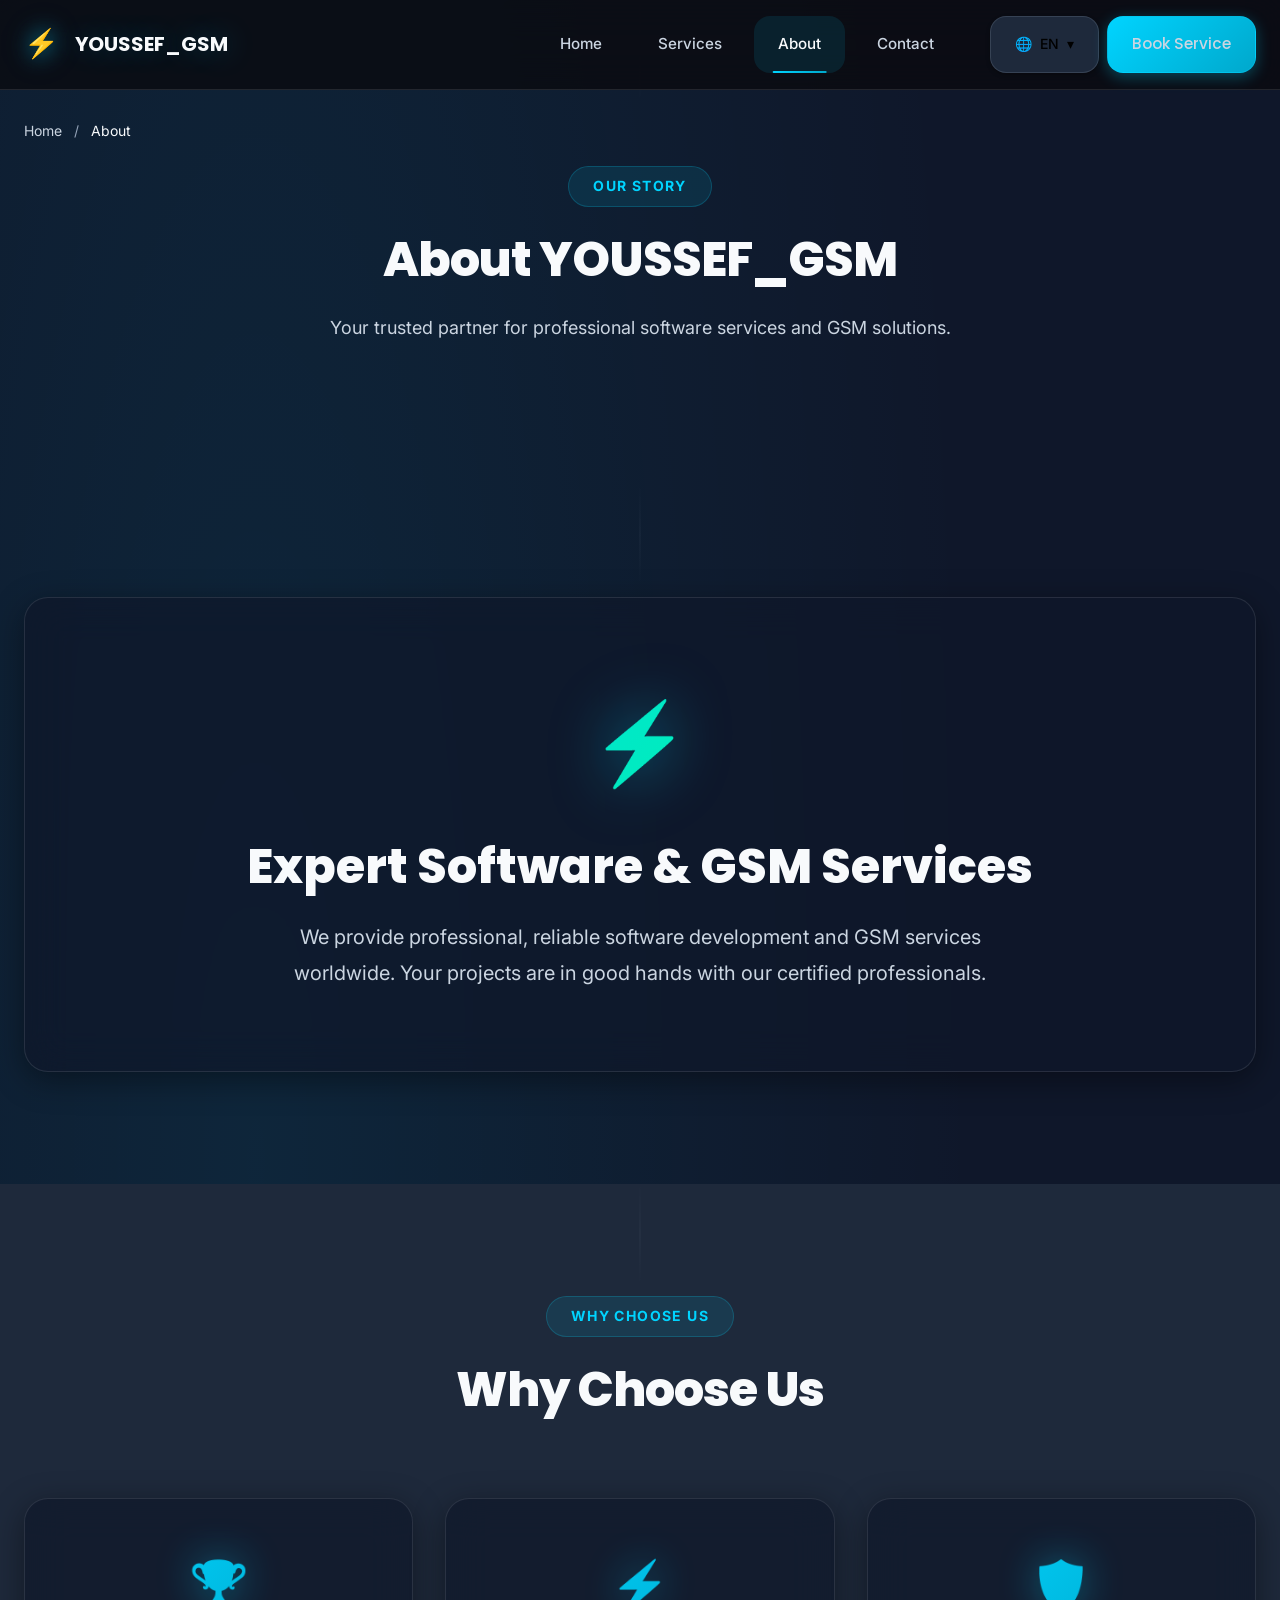
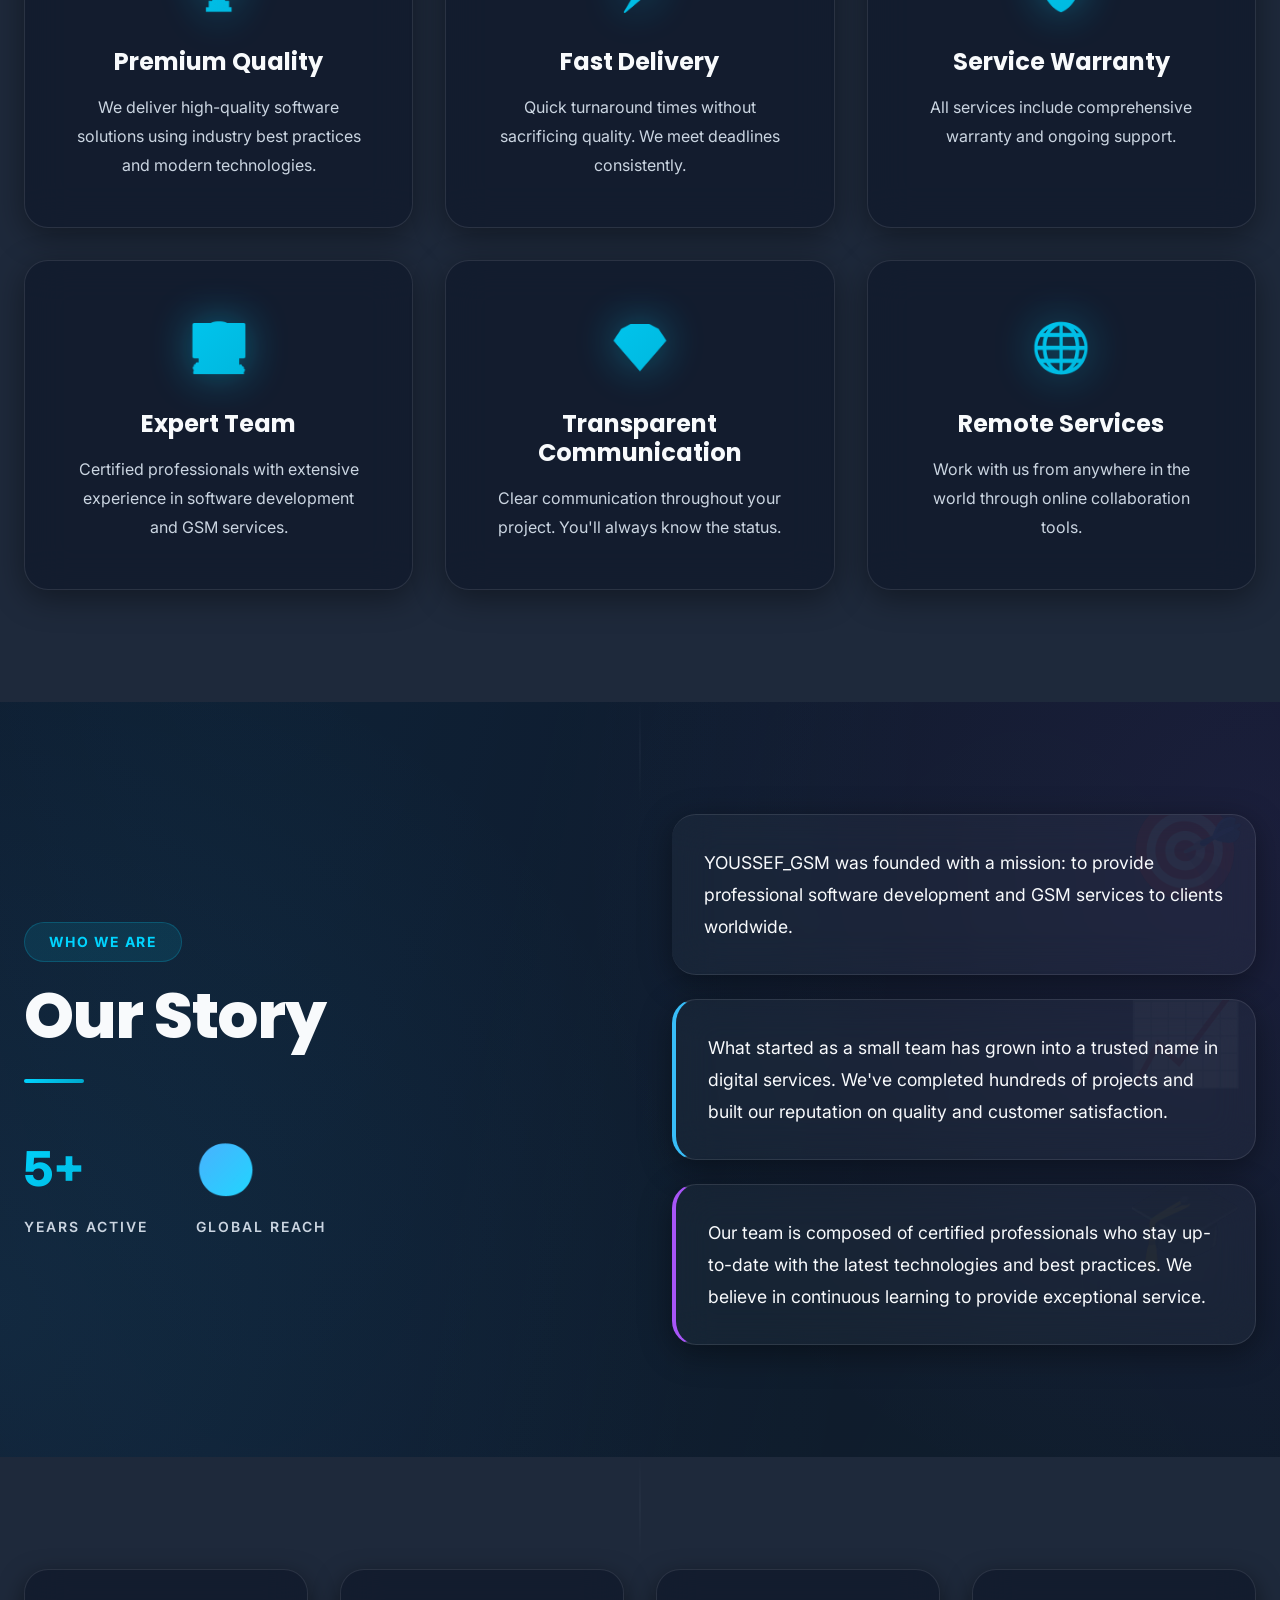
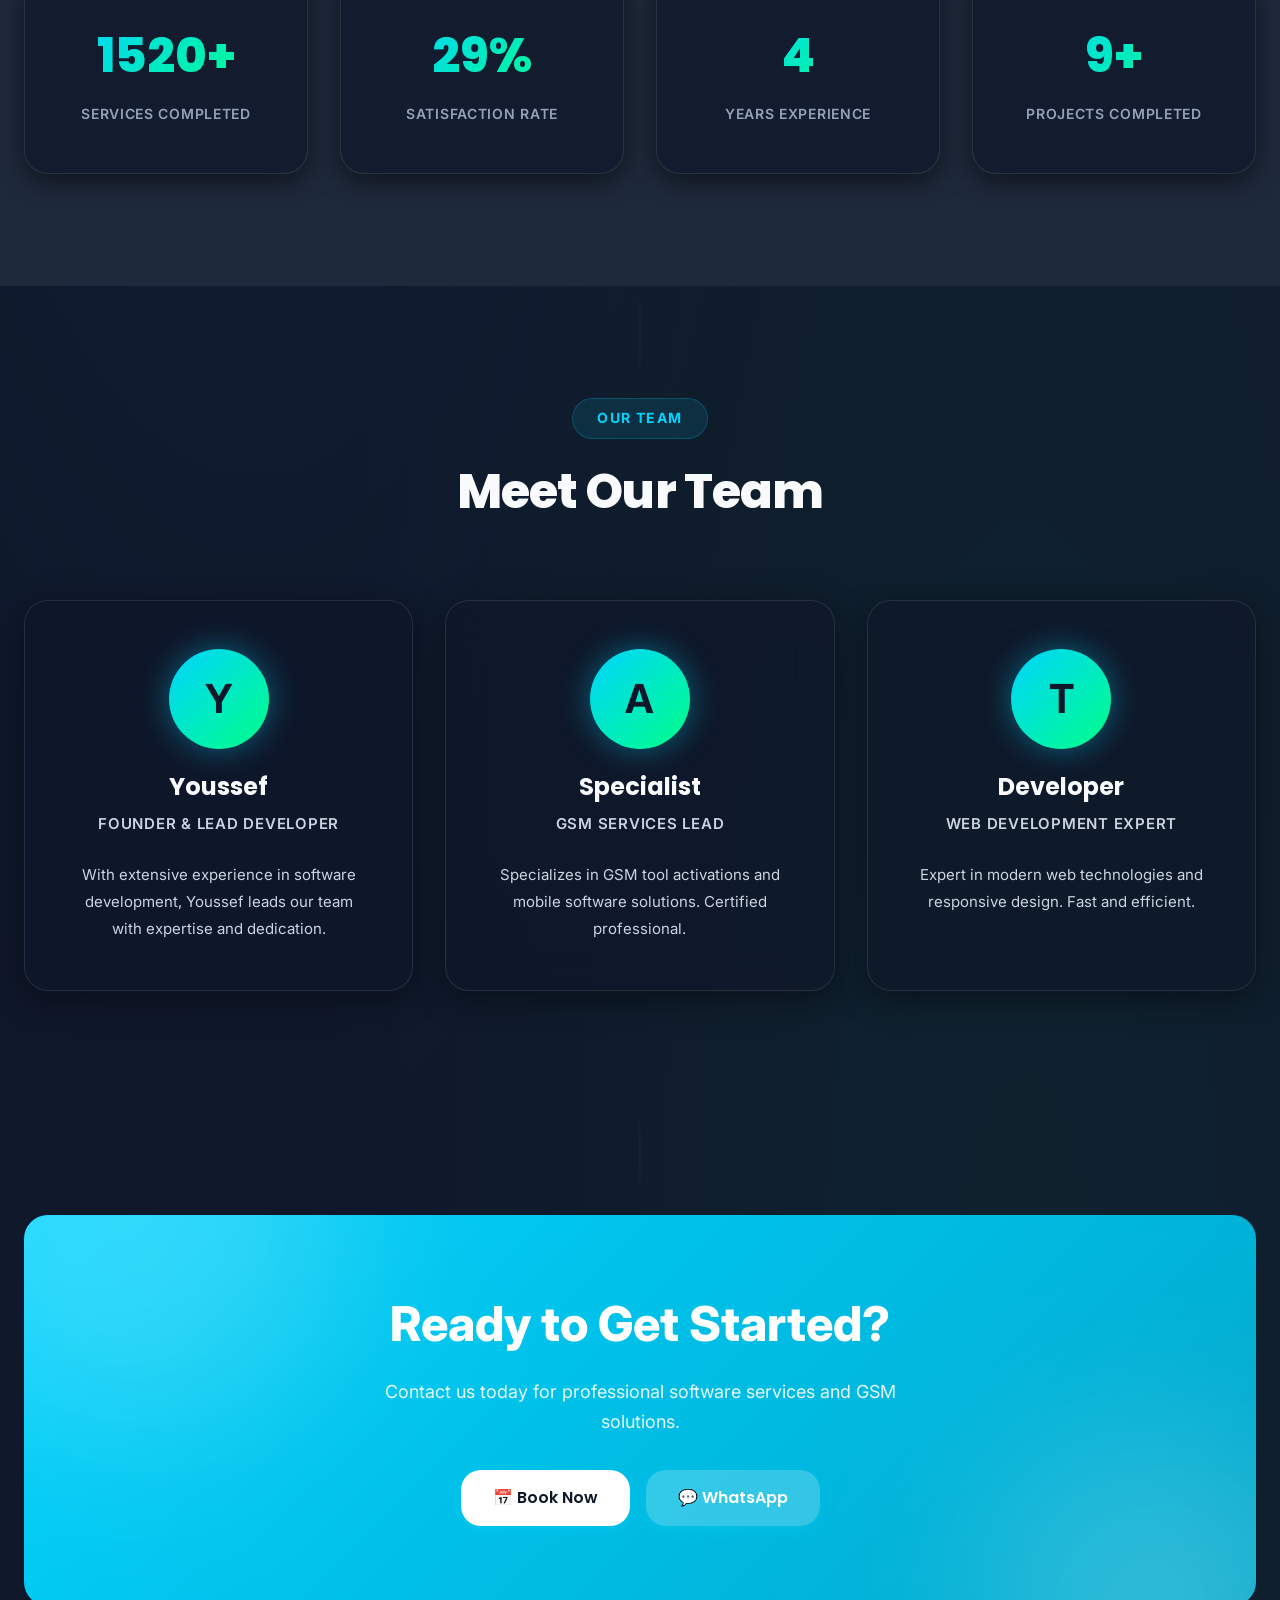
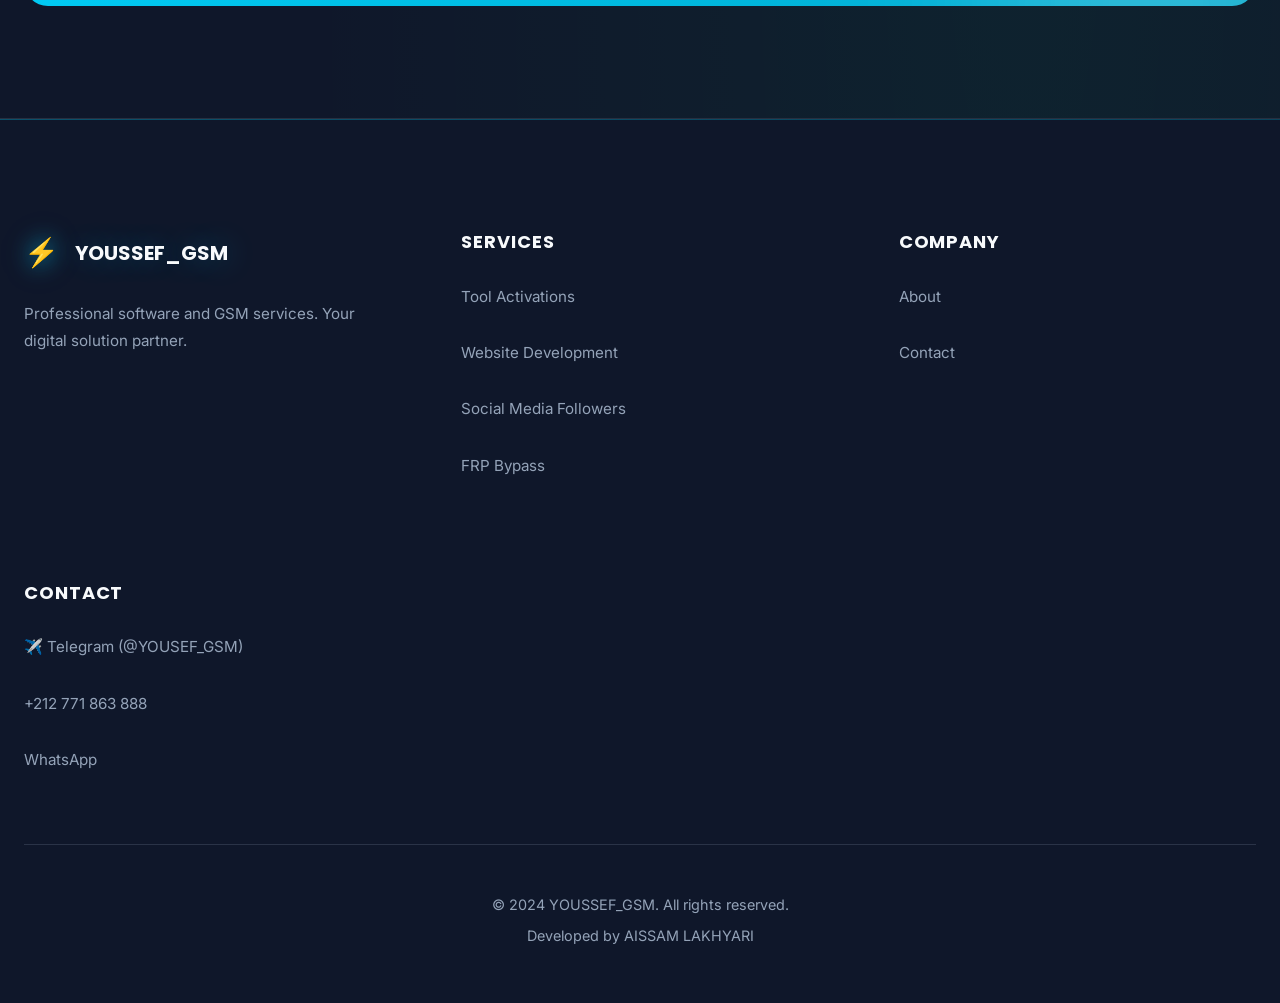
<file: about.html>
<!DOCTYPE html>
<html lang="en" dir="ltr">
<head>
  <meta charset="UTF-8">
  <meta name="viewport" content="width=device-width, initial-scale=1.0">
  <meta name="description" content="About YOUSSEF_GSM - Professional software services, GSM solutions, and social media growth. Learn about our expertise and commitment to quality.">
  <title>About Us | YOUSSEF_GSM</title>

  <!-- Fonts -->
  <link rel="preconnect" href="https://fonts.googleapis.com">
  <link rel="preconnect" href="https://fonts.gstatic.com" crossorigin>
  <link href="https://fonts.googleapis.com/css2?family=Inter:wght@400;500;600;700&family=Poppins:wght@400;500;600;700;800&display=swap" rel="stylesheet">

  <!-- Styles -->
  <link rel="stylesheet" href="css/modern-style.css">

  <!-- Favicon -->
  <link rel="icon" href="data:image/svg+xml,<svg xmlns='http://www.w3.org/2000/svg' viewBox='0 0 100 100'><text y='.9em' font-size='90'>⚡</text></svg>">
</head>
<body>

  <!-- NAVIGATION -->
  <nav class="navbar" id="navbar">
    <div class="container">
      <a href="index.html" class="nav-logo">
        <div class="nav-logo-icon">⚡</div>
        <span data-i18n="brand_name">YOUSSEF_GSM</span>
      </a>

      <div class="nav-links" id="nav-links">
        <a href="index.html" data-i18n="nav_home">Home</a>
        <a href="services.html" data-i18n="nav_services">Services</a>
        <a href="about.html" class="active" data-i18n="nav_about">About</a>
        <a href="contact.html" data-i18n="nav_contact">Contact</a>

        <div class="lang-switcher">
          <button class="lang-btn" aria-haspopup="true" aria-expanded="false">
            🌐 <span class="current-lang">EN</span> ▾
          </button>
          <div class="lang-dropdown">
            <button class="lang-option active" data-lang="en" data-i18n="lang_en">English (EN)</button>
            <button class="lang-option" data-lang="fr" data-i18n="lang_fr">Français (FR)</button>
            <button class="lang-option" data-lang="ar" data-i18n="lang_ar">العربية (AR)</button>
          </div>
        </div>

        <a href="https://t.me/YOUSEF_GSM" target="_blank" class="btn btn-primary btn-sm" data-i18n="nav_book">Chat on Telegram</a>
      </div>

      <button class="hamburger" id="hamburger" aria-label="Toggle menu">
        <span></span><span></span><span></span>
      </button>
    </div>
  </nav>

  <!-- PAGE HEADER -->
  <section class="section" style="padding-top: 120px; padding-bottom: 60px;">
    <div class="container">
      <nav class="breadcrumb" style="display: flex; gap: 12px; align-items: center; color: var(--text-muted); margin-bottom: 24px; font-size: 0.875rem;">
        <a href="index.html" style="color: var(--text-secondary); text-decoration: none;" data-i18n="nav_home">Home</a>
        <span style="color: var(--border-color);">/</span>
        <span style="color: var(--text-primary);" data-i18n="nav_about">About</span>
      </nav>

      <div class="section-header reveal">
        <span class="section-subtitle">Our Story</span>
        <h1 class="section-title" data-i18n="about_heading">About YOUSSEF_GSM</h1>
        <p class="section-description" data-i18n="about_sub">Your trusted partner for professional software services and GSM solutions.</p>
      </div>
    </div>
  </section>

  <!-- HERO ABOUT -->
  <section class="section">
    <div class="container">
      <div class="about-hero glass reveal">
        <div class="about-hero-content">
          <div class="about-hero-icon">⚡</div>
          <h2 data-i18n="about_hero_title">Expert Software & GSM Services</h2>
          <p data-i18n="about_hero_sub">We provide professional software development, GSM tool activations, website creation, and social media growth services. Your digital needs are in expert hands with our certified team.</p>
        </div>
      </div>
    </div>
  </section>

  <!-- WHY CHOOSE US -->
  <section class="section" style="background: var(--bg-secondary);">
    <div class="container">
      <div class="section-header reveal">
        <span class="section-subtitle">Why Choose Us</span>
        <h2 class="section-title" data-i18n="why_choose_title">Why Customers Trust Us</h2>
      </div>

      <div class="why-choose-grid">
        <div class="why-card glass reveal">
          <div class="why-card-icon">🏆</div>
          <h3 data-i18n="why_quality">Premium Quality</h3>
          <p data-i18n="why_quality_desc">We deliver high-quality software solutions using industry best practices and modern technologies.</p>
        </div>

        <div class="why-card glass reveal">
          <div class="why-card-icon">⚡</div>
          <h3 data-i18n="why_speed">Fast Delivery</h3>
          <p data-i18n="why_speed_desc">Quick turnaround times without sacrificing quality. We meet deadlines consistently.</p>
        </div>

        <div class="why-card glass reveal">
          <div class="why-card-icon">🛡️</div>
          <h3 data-i18n="why_warranty">Service Warranty</h3>
          <p data-i18n="why_warranty_desc">All services include comprehensive warranty and ongoing support after delivery.</p>
        </div>

        <div class="why-card glass reveal">
          <div class="why-card-icon">👨‍💻</div>
          <h3 data-i18n="why_experts">Expert Team</h3>
          <p data-i18n="why_experts_desc">Certified professionals with years of experience in software development and GSM services.</p>
        </div>

        <div class="why-card glass reveal">
          <div class="why-card-icon">💎</div>
          <h3 data-i18n="why_transparent">Transparent Communication</h3>
          <p data-i18n="why_transparent_desc">Clear communication throughout your project. You'll always know the status and progress.</p>
        </div>

        <div class="why-card glass reveal">
          <div class="why-card-icon">🌐</div>
          <h3 data-i18n="why_convenient">Remote & Online Services</h3>
          <p data-i18n="why_convenient_desc">Work with us from anywhere in the world through online collaboration and Telegram support.</p>
        </div>
      </div>
    </div>
  </section>

  <!-- OUR STORY -->
  <section class="section" style="position: relative; overflow: hidden;">
    <!-- Background Decor -->
    <div style="position: absolute; top: 0; left: 0; width: 100%; height: 100%; background: radial-gradient(circle at right 20%, rgba(168,85,247,0.08) 0%, transparent 50%), radial-gradient(circle at left 80%, rgba(56,189,248,0.08) 0%, transparent 50%); z-index: 0; pointer-events: none;"></div>

    <div class="container" style="position: relative; z-index: 1;">
      <div style="display: grid; grid-template-columns: repeat(auto-fit, minmax(min(250px, 100%), 1fr)); gap: 4rem; align-items: center;">
        
        <!-- Left Side: Visual Title -->
        <div class="reveal">
          <span class="section-subtitle" style="margin-bottom: 1rem; display: inline-block; text-align: left;">Who We Are</span>
          <h2 class="section-title" data-i18n="our_story_title" style="text-align: left; margin-bottom: 1.5rem; font-size: clamp(2.5rem, 5vw, 4rem);">Our Story</h2>
          <div style="width: 60px; height: 4px; background: var(--gradient-primary); border-radius: 2px; margin-bottom: 2rem;"></div>
          
          <div style="display: flex; gap: 3rem; margin-top: 3rem; flex-wrap: wrap;">
            <div>
              <div style="font-size: 3rem; font-weight: 800; background: var(--gradient-primary); background-clip: text; -webkit-background-clip: text; -webkit-text-fill-color: transparent;">5+</div>
              <div style="color: var(--text-secondary); font-size: 0.875rem; text-transform: uppercase; letter-spacing: 2px; font-weight: 600; margin-top: 0.5rem;">Years Active</div>
            </div>
            <div>
              <div style="font-size: 3rem; font-weight: 800; background: linear-gradient(135deg, #4facfe 0%, #00f2fe 100%); background-clip: text; -webkit-background-clip: text; -webkit-text-fill-color: transparent;">🌍</div>
              <div style="color: var(--text-secondary); font-size: 0.875rem; text-transform: uppercase; letter-spacing: 2px; font-weight: 600; margin-top: 0.5rem;">Global Reach</div>
            </div>
          </div>
        </div>

        <!-- Right Side: Content Cards -->
        <div style="display: flex; flex-direction: column; gap: 1.5rem;">
          <div class="glass reveal" style="padding: 2rem; border-left: 4px solid var(--primary); position: relative; overflow: hidden; background: rgba(255,255,255,0.03);">
            <div style="position: absolute; top: -15px; right: 10px; font-size: 6rem; opacity: 0.04; line-height: 1;">🎯</div>
            <p data-i18n="our_story_p1" style="margin: 0; font-size: 1.1rem; line-height: 1.8; color: var(--text-primary); position: relative; z-index: 1;">YOUSSEF_GSM was founded with a mission: to provide professional software development, GSM solutions, and digital growth services to clients worldwide.</p>
          </div>

          <div class="glass reveal" style="padding: 2rem; border-left: 4px solid #38bdf8; position: relative; overflow: hidden; background: rgba(255,255,255,0.03);">
            <div style="position: absolute; top: -15px; right: 10px; font-size: 6rem; opacity: 0.04; line-height: 1;">📈</div>
            <p data-i18n="our_story_p2" style="margin: 0; font-size: 1.1rem; line-height: 1.8; color: var(--text-primary); position: relative; z-index: 1;">What started as a small service provider has grown into a trusted name in digital services. We've completed hundreds of projects including websites, software solutions, GSM tool activations, and social media growth campaigns — building our reputation on quality and customer satisfaction.</p>
          </div>

          <div class="glass reveal" style="padding: 2rem; border-left: 4px solid #a855f7; position: relative; overflow: hidden; background: rgba(255,255,255,0.03);">
            <div style="position: absolute; top: -15px; right: 10px; font-size: 6rem; opacity: 0.04; line-height: 1;">🎓</div>
            <p data-i18n="our_story_p3" style="margin: 0; font-size: 1.1rem; line-height: 1.8; color: var(--text-primary); position: relative; z-index: 1;">Our team is composed of certified professionals who stay up-to-date with the latest technologies and industry best practices. We believe in continuous learning to deliver the best service possible.</p>
          </div>
        </div>
        
      </div>
    </div>
  </section>

  <!-- STATS -->
  <section class="section" style="background: var(--bg-secondary);">
    <div class="container">
      <div class="stats-grid">
        <div class="stat-item glass reveal">
          <div class="stat-number" data-count="5000" data-suffix="+">0</div>
          <div class="stat-label" data-i18n="stat_devices">Services Completed</div>
        </div>

        <div class="stat-item glass reveal">
          <div class="stat-number" data-count="98" data-suffix="%">0</div>
          <div class="stat-label" data-i18n="stat_satisfaction">Satisfaction Rate</div>
        </div>

        <div class="stat-item glass reveal">
          <div class="stat-number" data-count="15" data-suffix="">0</div>
          <div class="stat-label" data-i18n="stat_years">Years Experience</div>
        </div>

        <div class="stat-item glass reveal">
          <div class="stat-number" data-count="30" data-suffix="+">0</div>
          <div class="stat-label" data-i18n="stat_brands">Projects Completed</div>
        </div>
      </div>
    </div>
  </section>

  <!-- TEAM -->
  <section class="section">
    <div class="container">
      <div class="section-header reveal">
        <span class="section-subtitle">Our Team</span>
        <h2 class="section-title" data-i18n="our_team_title">Meet Our Team</h2>
      </div>

      <div class="team-grid">
        <div class="team-card glass reveal">
          <div class="team-avatar">Y</div>
          <h3 data-i18n="team_name">Youssef</h3>
          <p class="team-role" data-i18n="team_role">Founder & Lead Developer</p>
          <p data-i18n="team_desc">With extensive experience in software development and GSM services, Youssef leads our team with expertise and dedication.</p>
        </div>

        <div class="team-card glass reveal">
          <div class="team-avatar">A</div>
          <h3 data-i18n="team_name2">Specialist</h3>
          <p class="team-role" data-i18n="team_role2">GSM Services Lead</p>
          <p data-i18n="team_desc2">Specializes in GSM tool activations and mobile software solutions. Certified professional.</p>
        </div>

        <div class="team-card glass reveal">
          <div class="team-avatar">T</div>
          <h3 data-i18n="team_name3">Developer</h3>
          <p class="team-role" data-i18n="team_role3">Web Development Expert</p>
          <p data-i18n="team_desc3">Expert in modern web technologies and responsive design. Fast and efficient service.</p>
        </div>
      </div>
    </div>
  </section>

  <!-- CTA SECTION -->
  <section class="section">
    <div class="container">
      <div class="cta-section" style="position: relative; padding: 80px 0; overflow: hidden; border-radius: 24px; background: var(--gradient-primary); text-align: center;">
        <div style="position: relative; z-index: 1;">
          <h2 style="font-family: var(--font-display); font-size: clamp(2rem, 4vw, 3rem); font-weight: 800; line-height: 1.2; margin-bottom: 24px; color: white;">
            <span data-i18n="cta_title">Ready to Get Started?</span>
          </h2>
          <p style="font-size: 1.125rem; color: rgba(255, 255, 255, 0.9); max-width: 540px; margin: 0 auto 32px; line-height: 1.7;" data-i18n="cta_sub">Contact us today for professional software services and GSM solutions.</p>
          <div style="display: flex; gap: 16px; justify-content: center; flex-wrap: wrap;">
            <a href="https://t.me/YOUSEF_GSM" target="_blank" class="btn" style="background: white; color: var(--primary); width: auto;" data-i18n="services_cta_btn1">✈️ Chat on Telegram</a>
            <a href="https://wa.me/212771863888" target="_blank" class="btn" style="background: rgba(255, 255, 255, 0.2); color: white; border-color: rgba(255, 255, 255, 0.3); width: auto;" data-i18n="btn_whatsapp">💬 WhatsApp</a>
          </div>
        </div>
        <div style="position: absolute; width: 400px; height: 400px; background: rgba(255, 255, 255, 0.1); border-radius: 50%; filter: blur(80px); top: -200px; left: -100px;"></div>
        <div style="position: absolute; width: 300px; height: 300px; background: rgba(255, 255, 255, 0.1); border-radius: 50%; filter: blur(80px); bottom: -150px; right: -50px;"></div>
      </div>
    </div>
  </section>

  <!-- FOOTER -->
  <footer class="footer">
    <div class="container">
      <div class="footer-content">
        <div class="footer-brand">
          <a href="index.html" class="nav-logo">
            <div class="nav-logo-icon">⚡</div>
            <span data-i18n="brand_name">YOUSSEF_GSM</span>
          </a>
          <p data-i18n="footer_desc">Professional software and GSM services. Your digital solution partner.</p>
        </div>

        <div class="footer-section">
          <h4 data-i18n="footer_services">Services</h4>
          <ul class="footer-links">
            <li><a href="services.html" data-i18n="srv_tools">Tool Activations</a></li>
            <li><a href="services.html" data-i18n="srv_web">Website Development</a></li>
            <li><a href="services.html" data-i18n="srv_followers">Social Media Followers</a></li>
            <li><a href="services.html" data-i18n="srv_frp">FRP Bypass</a></li>
          </ul>
        </div>

        <div class="footer-section">
          <h4 data-i18n="footer_company">Company</h4>
          <ul class="footer-links">
            <li><a href="about.html" data-i18n="nav_about">About Us</a></li>
            <li><a href="contact.html" data-i18n="nav_contact">Contact</a></li>
          </ul>
        </div>

        <div class="footer-section">
          <h4 data-i18n="footer_contact">Contact</h4>
          <ul class="footer-links">
            <li><a href="https://t.me/YOUSEF_GSM" target="_blank" data-i18n="footer_telegram">✈️ Telegram (@YOUSEF_GSM)</a></li>
            <li><a href="tel:+212771863888" data-i18n="footer_phone">+212 771 86 38 88</a></li>
            <li><a href="https://wa.me/212771863888" data-i18n="footer_whatsapp">WhatsApp</a></li>
          </ul>
        </div>
      </div>

      <div class="footer-credits">
        <p>&copy; 2024 YOUSSEF_GSM. <span data-i18n="footer_rights">All rights reserved.</span></p>
        <p data-i18n="footer_made">Developed by AISSAM LAKHYARI</p>
      </div>
    </div>
  </footer>

  <!-- SCRIPTS -->
  <script src="js/modern-main.js"></script>
</body>
</html>
</file>
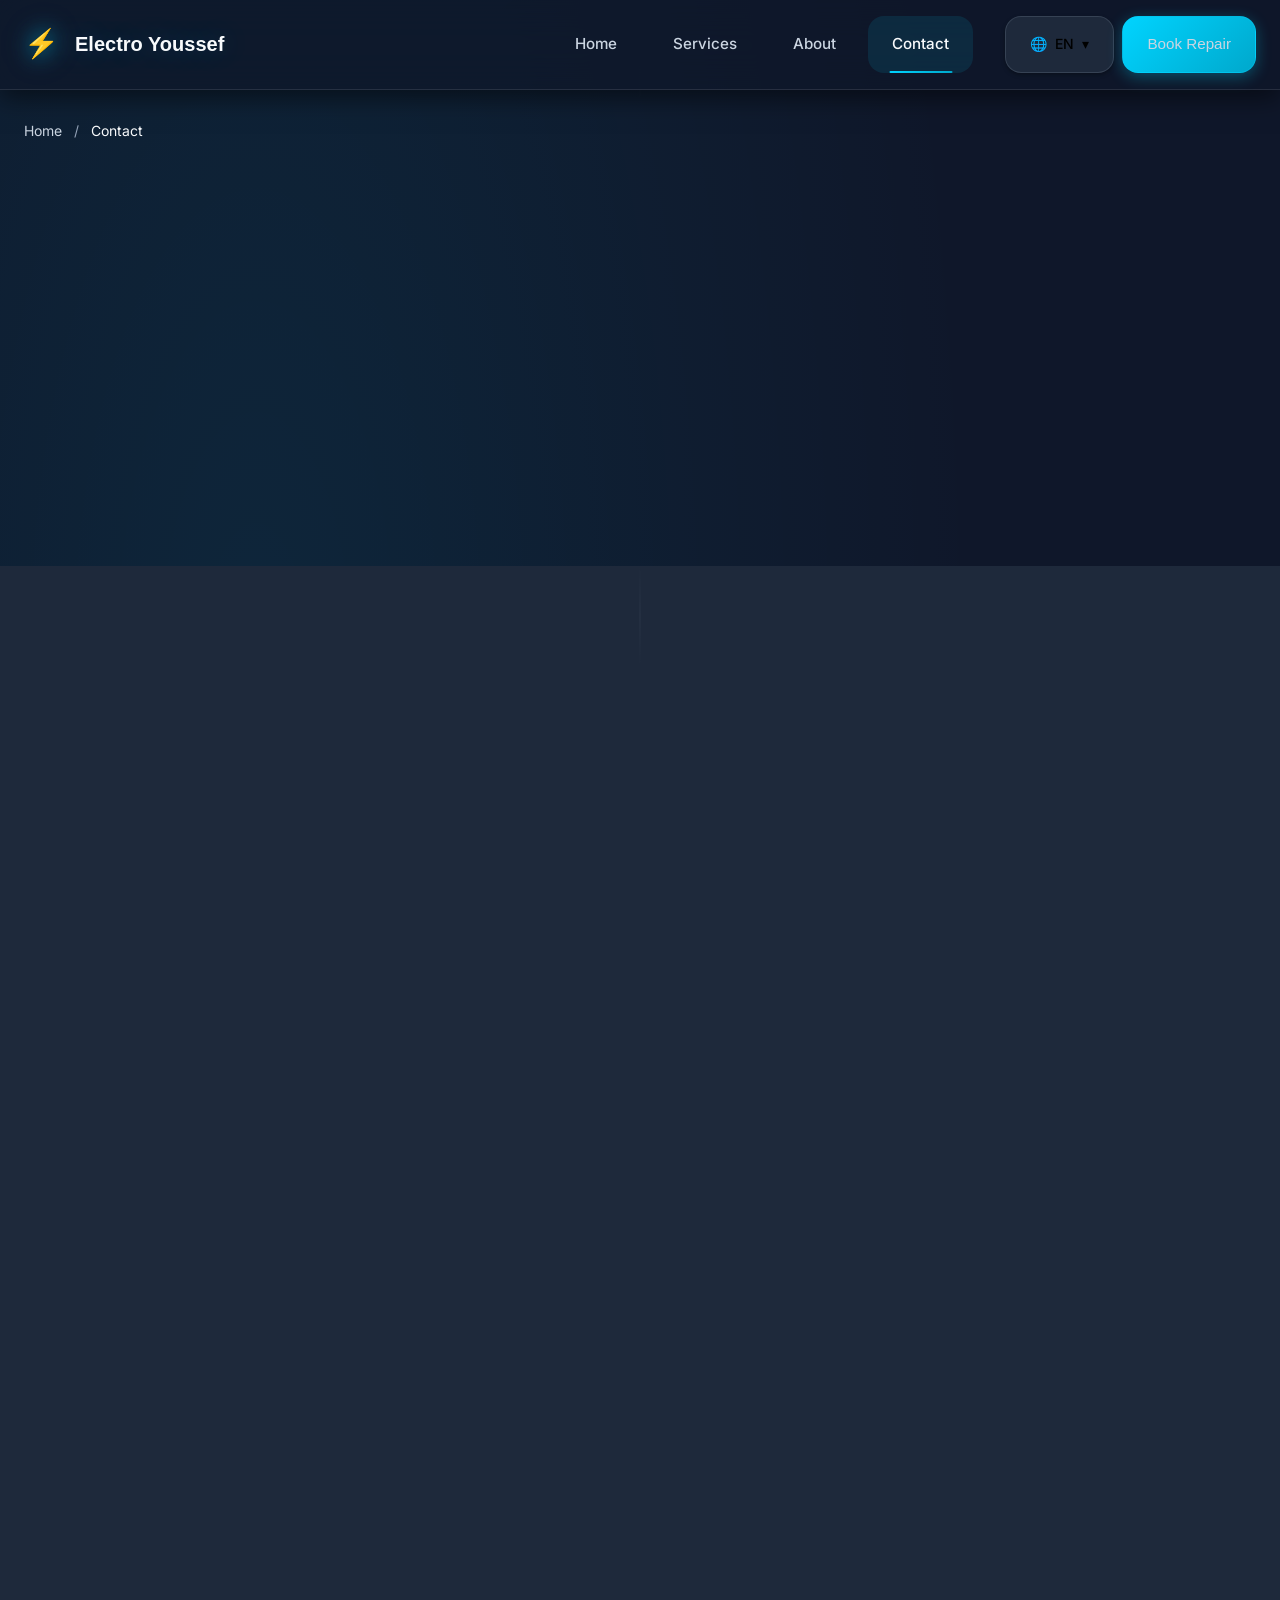
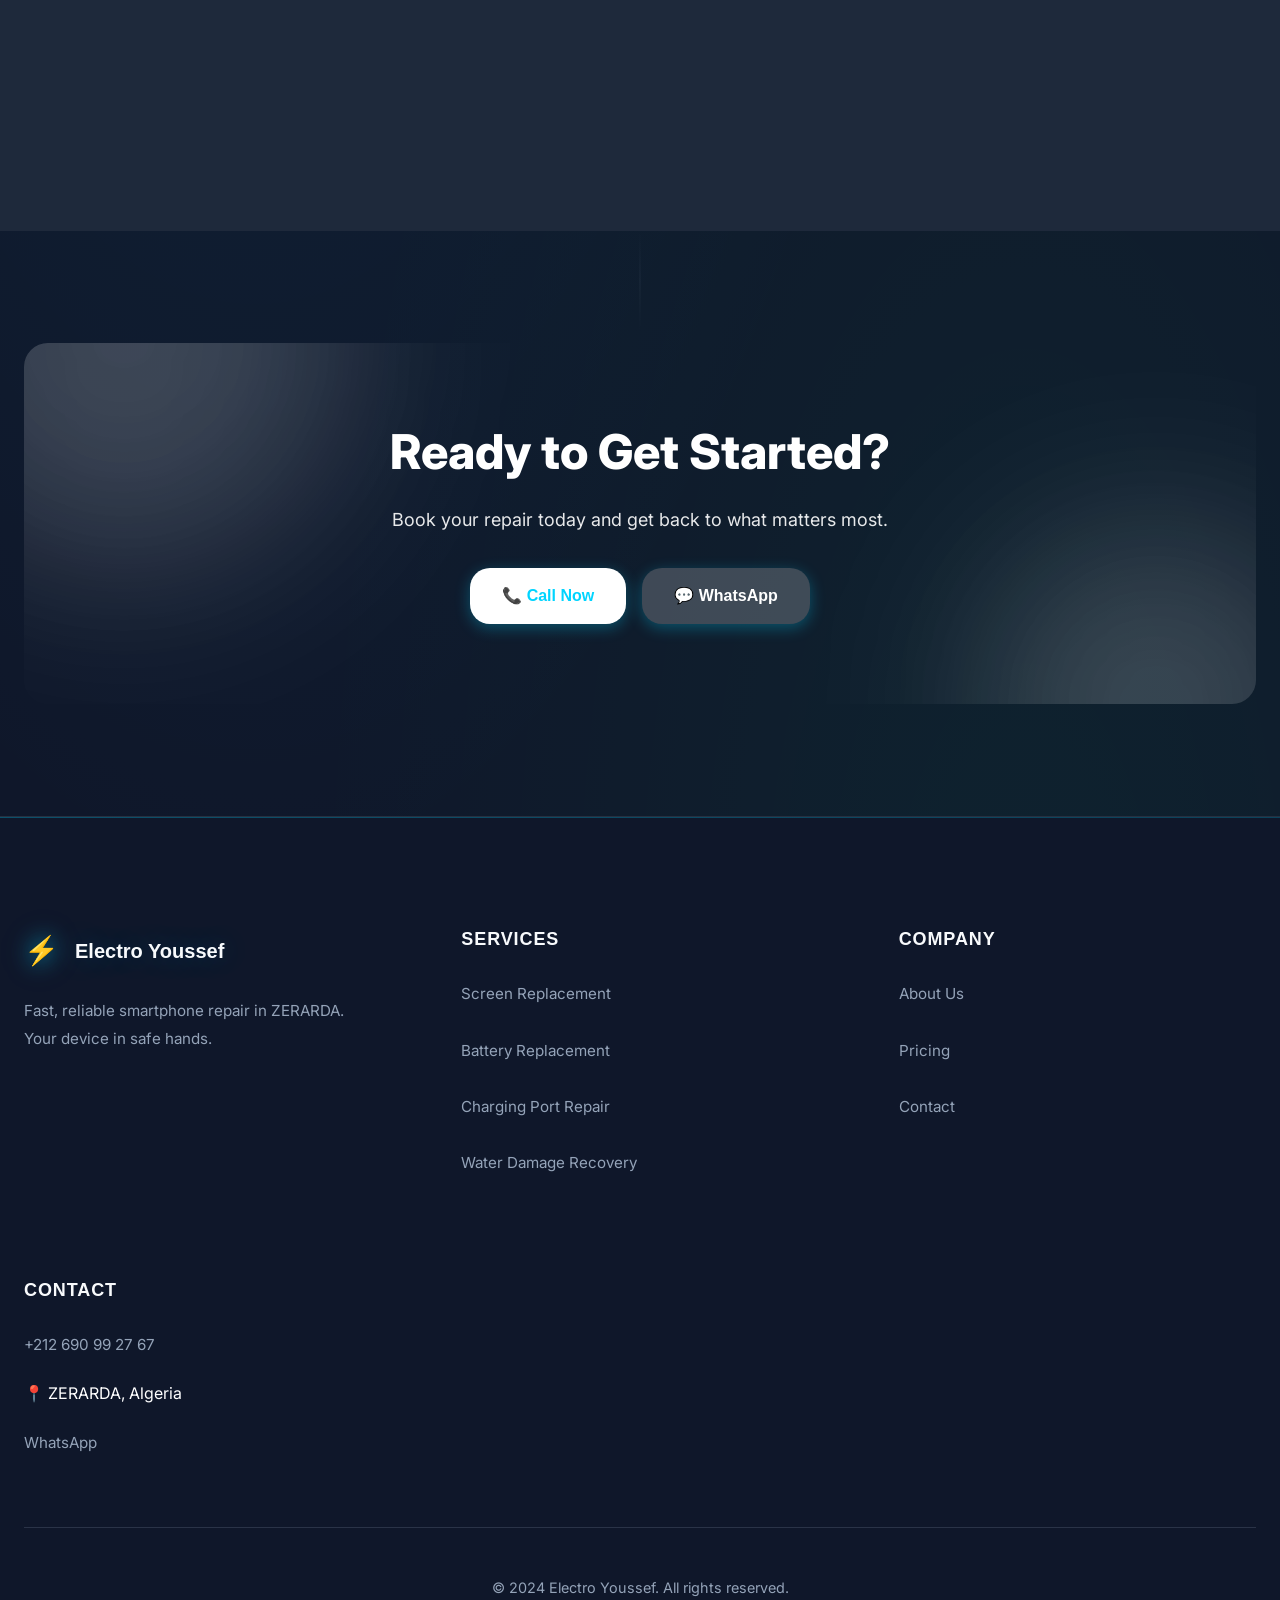
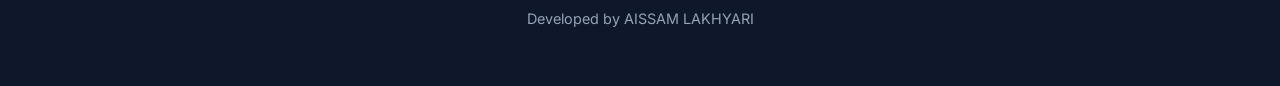
<file: contact-modern.html>
<!DOCTYPE html>
<html lang="en" dir="ltr">
<head>
  <meta charset="UTF-8">
  <meta name="viewport" content="width=device-width, initial-scale=1.0">
  <meta name="description" content="Contact Electro Youssef in ZERARDA. Book your phone repair online, check our location on map, or send us a message via WhatsApp.">
  <title>Contact & Booking | Electro Youssef – Phone Repair ZERARDA</title>
  
  <!-- Fonts -->
  <link rel="preconnect" href="https://fonts.googleapis.com">
  <link rel="preconnect" href="https://fonts.gstatic.com" crossorigin>
  <link href="https://fonts.googleapis.com/css2?family=Inter:wght@400;500;600;700;800&display=swap" rel="stylesheet">
  
  <!-- Styles -->
  <link rel="stylesheet" href="css/modern-style.css">
  
  <!-- Favicon -->
  <link rel="icon" href="data:image/svg+xml,<svg xmlns='http://www.w3.org/2000/svg' viewBox='0 0 100 100'><text y='.9em' font-size='90'>⚡</text></svg>">
</head>
<body>

  <!-- ═══ NAVIGATION ═══ -->
  <nav class="navbar" id="navbar">
    <div class="container">
      <a href="index-modern.html" class="nav-logo">
        <div class="nav-logo-icon">⚡</div>
        <span data-i18n="brand_name">Electro Youssef</span>
      </a>
      
      <div class="nav-links" id="nav-links">
        <a href="index-modern.html" data-i18n="nav_home">Home</a>
        <a href="services-modern.html" data-i18n="nav_services">Services</a>
        <a href="about-modern.html" data-i18n="nav_about">About</a>
        <a href="contact-modern.html" class="active" data-i18n="nav_contact">Contact</a>
        
        <div class="lang-switcher">
          <button class="lang-btn" aria-haspopup="true" aria-expanded="false">
            🌐 <span class="current-lang">EN</span> ▾
          </button>
          <div class="lang-dropdown">
            <button class="lang-option active" data-lang="en" data-i18n="lang_en">English (EN)</button>
            <button class="lang-option" data-lang="fr" data-i18n="lang_fr">Français (FR)</button>
            <button class="lang-option" data-lang="ar" data-i18n="lang_ar">العربية (AR)</button>
          </div>
        </div>
        
        <a href="contact-modern.html" class="btn btn-primary btn-sm" data-i18n="nav_book">Book Repair</a>
      </div>
      
      <button class="hamburger" id="hamburger" aria-label="Toggle menu">
        <span></span><span></span><span></span>
      </button>
    </div>
  </nav>

  <!-- ═══ PAGE HEADER ═══ -->
  <section class="section" style="padding-top: 120px; padding-bottom: 60px;">
    <div class="container">
      <nav class="breadcrumb" style="display: flex; gap: 12px; align-items: center; color: var(--text-muted); margin-bottom: 24px; font-size: 0.875rem;">
        <a href="index-modern.html" style="color: var(--text-secondary); text-decoration: none;" data-i18n="nav_home">Home</a>
        <span style="color: var(--border-color);">/</span>
        <span style="color: var(--text-primary);" data-i18n="nav_contact">Contact</span>
      </nav>
      
      <div class="section-header reveal">
        <span class="section-subtitle">Get In Touch</span>
        <h1 class="section-title" data-i18n="contact_title1">Book Your</h1>
        <h1 class="gradient-text section-title" data-i18n="contact_title2">Repair</h1>
        <p class="section-description" data-i18n="contact_sub">Visit us in ZERARDA, call us, or book your repair online. We're ready to help!</p>
      </div>
    </div>
  </section>

  <!-- ═══ CONTACT GRID ═══ -->
  <section class="section" style="background: var(--bg-secondary);">
    <div class="container">
      <div style="display: grid; grid-template-columns: 1fr 1fr; gap: 48px; align-items: start;">
        
        <!-- Booking Form -->
        <div class="glass reveal" style="padding: 40px; border-radius: 24px; border: 1px solid var(--border-color);">
          <h2 style="font-size: 1.75rem; font-weight: 700; margin-bottom: 32px;" data-i18n="online_booking">Online Booking</h2>
          
          <form id="booking-form" style="display: flex; flex-direction: column; gap: 20px;">
            
            <div>
              <label for="name" style="display: block; font-size: 0.875rem; font-weight: 600; margin-bottom: 8px; color: var(--text-secondary);" data-i18n="form_name">Full Name *</label>
              <input type="text" id="name" name="name" class="form-control" placeholder="John Doe" style="width: 100%; padding: 14px 18px; background: var(--bg-primary); border: 1px solid var(--border-color); border-radius: 10px; color: var(--text-primary); font-size: 1rem; transition: all var(--transition-normal);" required>
            </div>
            
            <div>
              <label for="phone" style="display: block; font-size: 0.875rem; font-weight: 600; margin-bottom: 8px; color: var(--text-secondary);" data-i18n="form_phone">Phone Number *</label>
              <input type="tel" id="phone" name="phone" class="form-control" placeholder="+212 6XX XX XX XX" style="width: 100%; padding: 14px 18px; background: var(--bg-primary); border: 1px solid var(--border-color); border-radius: 10px; color: var(--text-primary); font-size: 1rem; transition: all var(--transition-normal);" required>
            </div>
            
            <div>
              <label for="device" style="display: block; font-size: 0.875rem; font-weight: 600; margin-bottom: 8px; color: var(--text-secondary);" data-i18n="form_device">Device Model *</label>
              <input type="text" id="device" name="device" class="form-control" placeholder="e.g., iPhone 13 Pro, Samsung S22" style="width: 100%; padding: 14px 18px; background: var(--bg-primary); border: 1px solid var(--border-color); border-radius: 10px; color: var(--text-primary); font-size: 1rem; transition: all var(--transition-normal);" required>
            </div>
            
            <div>
              <label for="service" style="display: block; font-size: 0.875rem; font-weight: 600; margin-bottom: 8px; color: var(--text-secondary);" data-i18n="form_service">Service Needed *</label>
              <select id="service" name="service" style="width: 100%; padding: 14px 18px; background: var(--bg-primary); border: 1px solid var(--border-color); border-radius: 10px; color: var(--text-primary); font-size: 1rem; cursor: pointer; transition: all var(--transition-normal);" required>
                <option value="" disabled selected data-i18n="form_service_sel">Select a service...</option>
                <option value="Screen Replacement" data-i18n="opt_screen">Screen Replacement</option>
                <option value="Battery Replacement" data-i18n="opt_battery">Battery Replacement</option>
                <option value="Charging Port" data-i18n="opt_port">Charging Port Repair</option>
                <option value="Water Damage" data-i18n="opt_water">Water Damage</option>
                <option value="Software Issue" data-i18n="opt_soft">Software Issue</option>
                <option value="Data Recovery" data-i18n="opt_data">Data Recovery</option>
                <option value="Other Diagnostics" data-i18n="opt_other">Other / Need Diagnostics</option>
              </select>
            </div>
            
            <div>
              <label for="message" style="display: block; font-size: 0.875rem; font-weight: 600; margin-bottom: 8px; color: var(--text-secondary);" data-i18n="form_msg">Additional Details (Optional)</label>
              <textarea id="message" name="message" rows="4" style="width: 100%; padding: 14px 18px; background: var(--bg-primary); border: 1px solid var(--border-color); border-radius: 10px; color: var(--text-primary); font-size: 1rem; transition: all var(--transition-normal); resize: vertical;" data-i18n="form_msg_ph"></textarea>
            </div>
            
            <button type="submit" class="btn btn-primary" style="width: 100%; justify-content: center; font-size: 1rem; padding: 16px 28px;" data-i18n="form_send">
              Send via WhatsApp 💬
            </button>
          </form>
        </div>
        
        <!-- Contact Info & Map -->
        <div class="reveal" style="display: flex; flex-direction: column; gap: 32px;">
          
          <!-- Quick Contact Cards -->
          <div class="glass" style="padding: 32px; border-radius: 20px; border: 1px solid var(--border-color);">
            <h2 style="font-size: 1.5rem; font-weight: 700; margin-bottom: 24px;" data-i18n="contact_info">Contact Info</h2>
            
            <div style="display: flex; flex-direction: column; gap: 20px;">
              <div style="display: flex; gap: 16px; align-items: center;">
                <div style="width: 48px; height: 48px; background: var(--gradient-primary); border-radius: 12px; display: flex; align-items: center; justify-content: center; font-size: 1.5rem; flex-shrink: 0;">📍</div>
                <div>
                  <div style="font-size: 0.8125rem; color: var(--text-muted); text-transform: uppercase; letter-spacing: 0.05em; margin-bottom: 4px;" data-i18n="address">Address</div>
                  <div style="font-size: 1.0625rem; font-weight: 600; color: var(--text-primary);">
                    <a href="https://maps.apple.com/?ll=33.976822,-4.379004&q=Electro%20Youssef&t=h" target="_blank" data-i18n="address_val" style="color: var(--primary); text-decoration: none;">Main Street, ZERARDA<br>Algeria</a>
                  </div>
                </div>
              </div>
              
              <div style="display: flex; gap: 16px; align-items: center;">
                <div style="width: 48px; height: 48px; background: var(--gradient-secondary); border-radius: 12px; display: flex; align-items: center; justify-content: center; font-size: 1.5rem; flex-shrink: 0;">📞</div>
                <div>
                  <div style="font-size: 0.8125rem; color: var(--text-muted); text-transform: uppercase; letter-spacing: 0.05em; margin-bottom: 4px;" data-i18n="footer_phone">Phone</div>
                  <a href="tel:+212690992767" style="font-size: 1.0625rem; font-weight: 600; color: var(--text-primary); text-decoration: none;">+212 690 99 27 67</a>
                </div>
              </div>
              
              <div style="display: flex; gap: 16px; align-items: center;">
                <div style="width: 48px; height: 48px; background: var(--gradient-accent); border-radius: 12px; display: flex; align-items: center; justify-content: center; font-size: 1.5rem; flex-shrink: 0;">💬</div>
                <div>
                  <div style="font-size: 0.8125rem; color: var(--text-muted); text-transform: uppercase; letter-spacing: 0.05em; margin-bottom: 4px;" data-i18n="footer_whatsapp">WhatsApp</div>
                  <a href="https://wa.me/212690992767" style="font-size: 1.0625rem; font-weight: 600; color: var(--text-primary); text-decoration: none;" data-i18n="chat_with_us">Chat with us</a>
                </div>
              </div>
            </div>
          </div>
          
          <!-- Business Hours -->
          <div class="glass" style="padding: 32px; border-radius: 20px; border: 1px solid var(--border-color);">
            <h2 style="font-size: 1.5rem; font-weight: 700; margin-bottom: 24px;" data-i18n="hours_title">Business Hours</h2>
            
            <div style="display: flex; flex-direction: column; gap: 16px;">
              <div style="display: flex; justify-content: space-between; align-items: center; padding: 12px 0; border-bottom: 1px solid var(--border-color);">
                <span style="color: var(--text-secondary);" data-i18n="hours_mon_fri">Monday - Friday</span>
                <span style="font-weight: 600; color: var(--text-primary);">09:00 - 18:00</span>
              </div>
              
              <div style="display: flex; justify-content: space-between; align-items: center; padding: 12px 0; border-bottom: 1px solid var(--border-color);">
                <span style="color: var(--text-secondary);" data-i18n="hours_sat">Saturday</span>
                <span style="font-weight: 600; color: var(--text-primary);">10:00 - 14:00</span>
              </div>
              
              <div style="display: flex; justify-content: space-between; align-items: center; padding: 12px 0;">
                <span style="color: var(--text-secondary);" data-i18n="hours_sun">Sunday</span>
                <span style="font-weight: 600; color: #22c55e;">Closed</span>
              </div>
            </div>
          </div>
          
          <!-- Map Embed -->
          <div class="glass" style="padding: 16px; border-radius: 20px; border: 1px solid var(--border-color); overflow: hidden;">
            <iframe 
              src="https://www.google.com/maps/embed?pb=!1m14!1m12!1m3!1d3403.4!2d-4.379004!3d33.976822!2m3!1f0!2f0!3f0!3m2!1i1024!2i768!4f13.1!5e0!3m2!1sen!2sus!4v1700000000!5m2!1sen!2sus" 
              width="100%" 
              height="300" 
              style="border: none; border-radius: 16px;" 
              allowfullscreen="" 
              loading="lazy">
            </iframe>
          </div>
          
        </div>
      </div>
    </div>
  </section>

  <!-- ═══ CTA SECTION ═══ -->
  <section class="section">
    <div class="container">
      <div class="cta-section" style="position: relative; padding: 80px 0; overflow: hidden; border-radius: 24px; background: var(--gradient-accent); text-align: center;">
        <div style="position: relative; z-index: 1;">
          <h2 style="font-family: var(--font-display); font-size: clamp(2rem, 4vw, 3rem); font-weight: 800; line-height: 1.2; margin-bottom: 24px; color: white;" data-i18n="contact_cta">Ready to Get Started?</h2>
          <p style="font-size: 1.125rem; color: rgba(255, 255, 255, 0.9); max-width: 540px; margin: 0 auto 32px; line-height: 1.7;" data-i18n="contact_cta_sub">Book your repair today and get back to what matters most.</p>
          <div style="display: flex; gap: 16px; justify-content: center; flex-wrap: wrap;">
            <a href="tel:+212690992767" class="btn" style="background: white; color: var(--accent); width: auto;" data-i18n="btn_call">📞 Call Now</a>
            <a href="https://wa.me/212690992767" class="btn" style="background: rgba(255, 255, 255, 0.2); color: white; border-color: rgba(255, 255, 255, 0.3); width: auto;" data-i18n="footer_whatsapp">💬 WhatsApp</a>
          </div>
        </div>
        <!-- Background decoration -->
        <div style="position: absolute; width: 400px; height: 400px; background: rgba(255, 255, 255, 0.1); border-radius: 50%; filter: blur(80px); top: -200px; left: -100px;"></div>
        <div style="position: absolute; width: 300px; height: 300px; background: rgba(255, 255, 255, 0.1); border-radius: 50%; filter: blur(80px); bottom: -150px; right: -50px;"></div>
      </div>
    </div>
  </section>

  <!-- ═══ FOOTER ═══ -->
  <footer class="footer">
    <div class="container">
      <div class="footer-content">
        <div class="footer-brand">
          <a href="index-modern.html" class="nav-logo">
            <div class="nav-logo-icon">⚡</div>
            <span data-i18n="brand_name">Electro Youssef</span>
          </a>
          <p data-i18n="footer_desc">Fast, reliable smartphone repair in ZERARDA. Your device in safe hands.</p>
        </div>
        
        <div class="footer-section">
          <h4 data-i18n="footer_services">Services</h4>
          <ul class="footer-links">
            <li><a href="services-modern.html" data-i18n="srv_screen">Screen Replacement</a></li>
            <li><a href="services-modern.html" data-i18n="srv_battery">Battery Replacement</a></li>
            <li><a href="services-modern.html" data-i18n="srv_port">Charging Port Repair</a></li>
            <li><a href="services-modern.html" data-i18n="srv_water">Water Damage Recovery</a></li>
          </ul>
        </div>
        
        <div class="footer-section">
          <h4 data-i18n="footer_company">Company</h4>
          <ul class="footer-links">
            <li><a href="about-modern.html" data-i18n="nav_about">About Us</a></li>
            <li><a href="pricing-modern.html" data-i18n="nav_pricing">Pricing</a></li>
            <li><a href="contact-modern.html" data-i18n="nav_contact">Contact</a></li>
          </ul>
        </div>
        
        <div class="footer-section">
          <h4 data-i18n="footer_contact">Contact</h4>
          <ul class="footer-links">
            <li><a href="tel:+212690992767" data-i18n="footer_phone">+212 690 99 27 67</a></li>
            <li>📍 <span data-i18n="footer_location">ZERARDA, Algeria</span></li>
            <li><a href="https://wa.me/212690992767" data-i18n="footer_whatsapp">WhatsApp</a></li>
          </ul>
        </div>
      </div>
      
      <div class="footer-credits">
        <p>&copy; 2024 Electro Youssef. <span data-i18n="footer_rights">All rights reserved.</span></p>
        <p data-i18n="footer_made">Developed by AISSAM LAKHYARI</p>
      </div>
    </div>
  </footer>

  <!-- ═══ SCRIPTS ═══ -->
  <script>
    document.addEventListener('DOMContentLoaded', () => {
      
      // Load modern-main.js for translations and animations
      const script = document.createElement('script');
      script.src = 'js/modern-main.js';
      document.head.appendChild(script);
      
      // WhatsApp Form Submission
      const bookingForm = document.getElementById('booking-form');
      if (bookingForm) {
        bookingForm.addEventListener('submit', (e) => {
          e.preventDefault();
          
          const name = document.getElementById('name').value;
          const phone = document.getElementById('phone').value;
          const device = document.getElementById('device').value;
          const service = document.getElementById('service').value;
          const message = document.getElementById('message').value;
          
          // Create WhatsApp message
          const whatsappNumber = '212690992767';
          const whatsappMessage = `📱 *New Repair Booking*\n\n` +
            `👤 *Name:* ${name}\n` +
            `📞 *Phone:* ${phone}\n` +
            `📱 *Device:* ${device}\n` +
            `🔧 *Service:* ${service}\n` +
            `📝 *Details:* ${message || 'None'}\n\n` +
            `*Please contact me to confirm my booking!*`;
          
          // Open WhatsApp with pre-filled message
          const whatsappUrl = `https://wa.me/${whatsappNumber}?text=${encodeURIComponent(whatsappMessage)}`;
          window.open(whatsappUrl, '_blank');
        });
      }
    });
  </script>
</body>
</html>
</file>
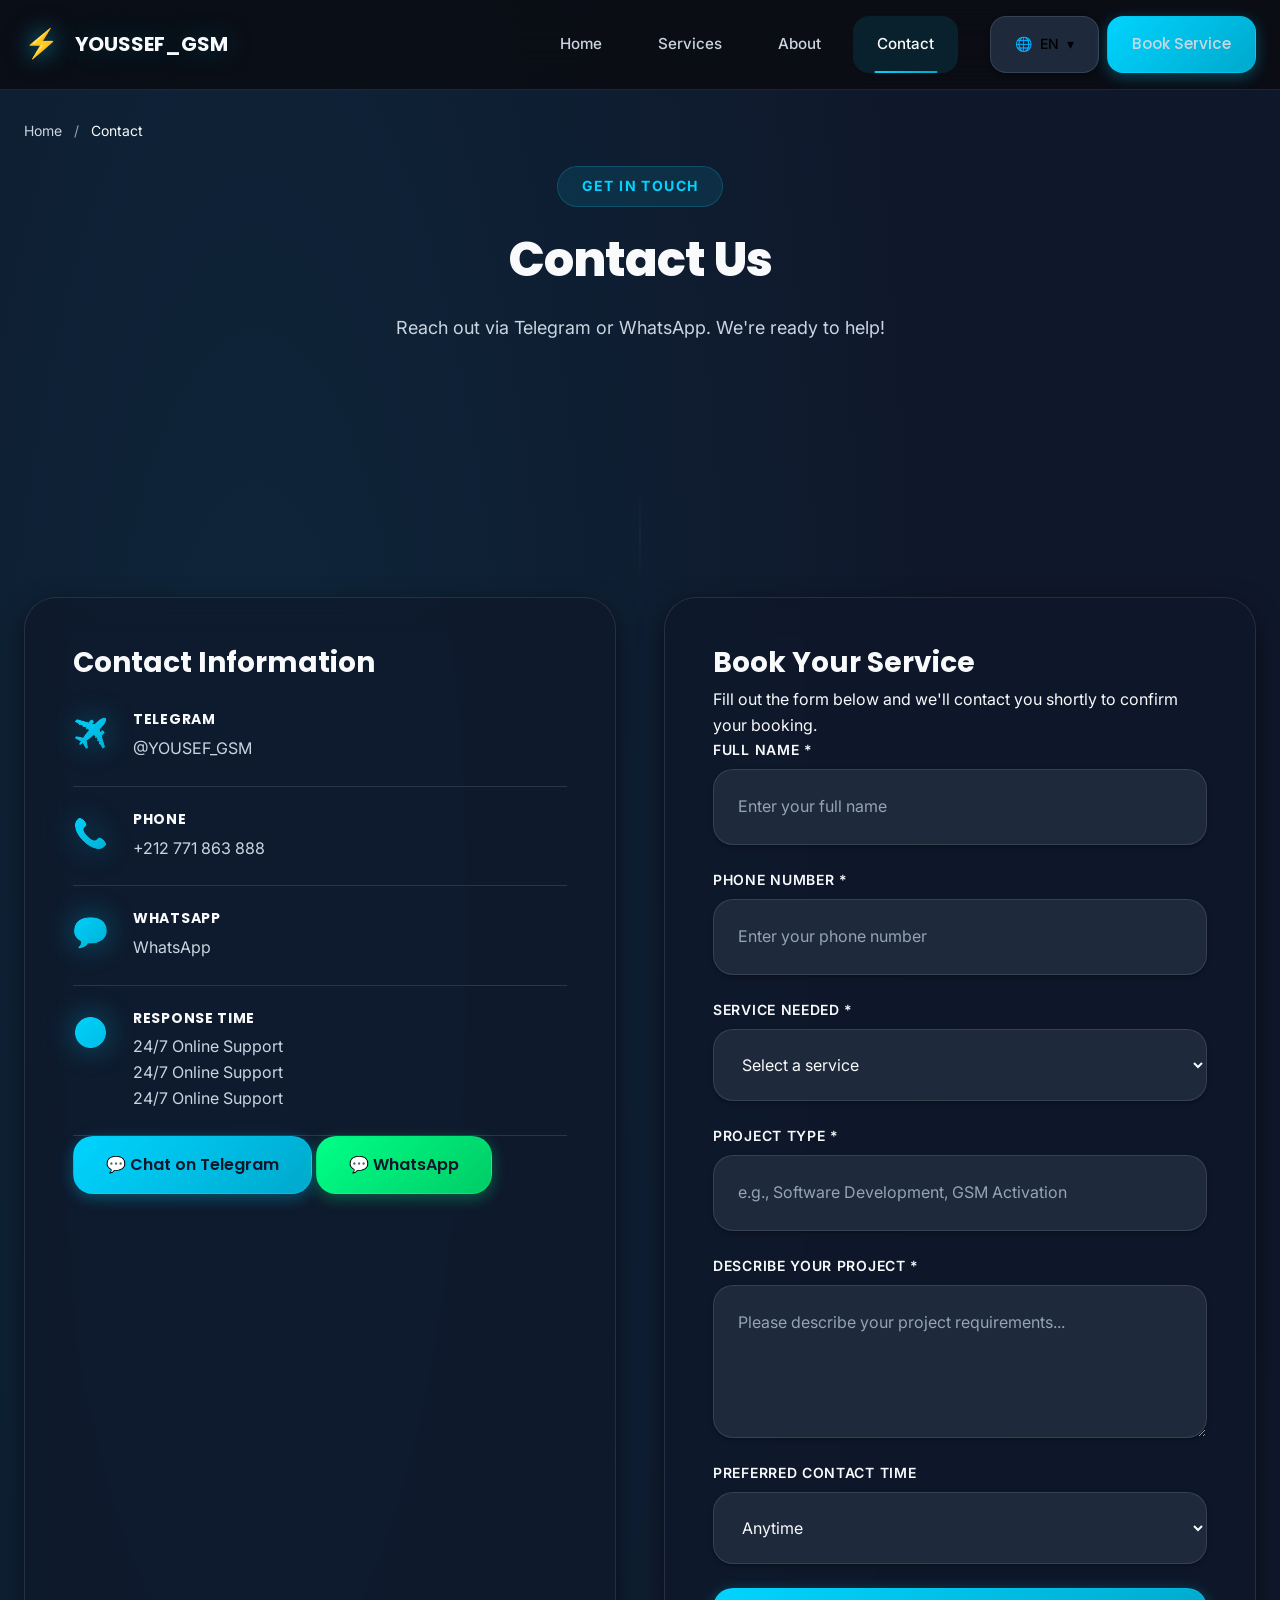
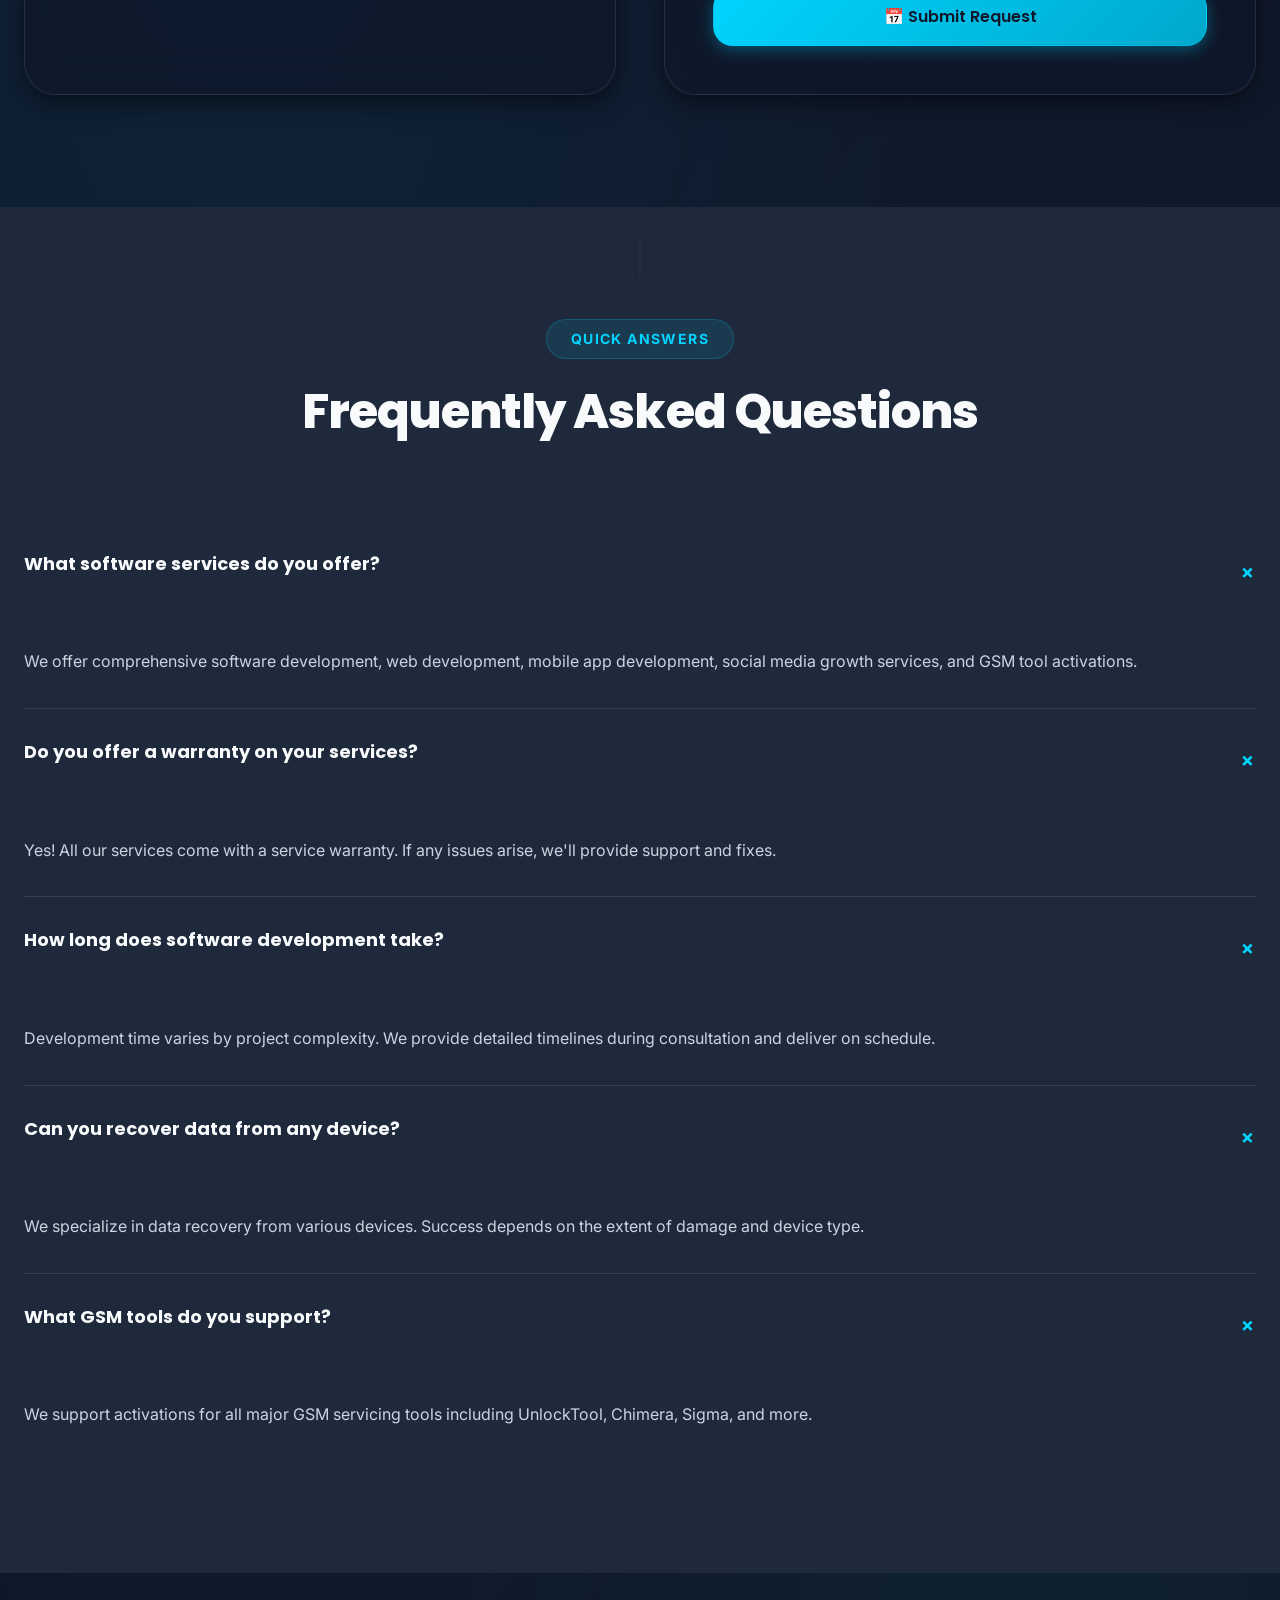
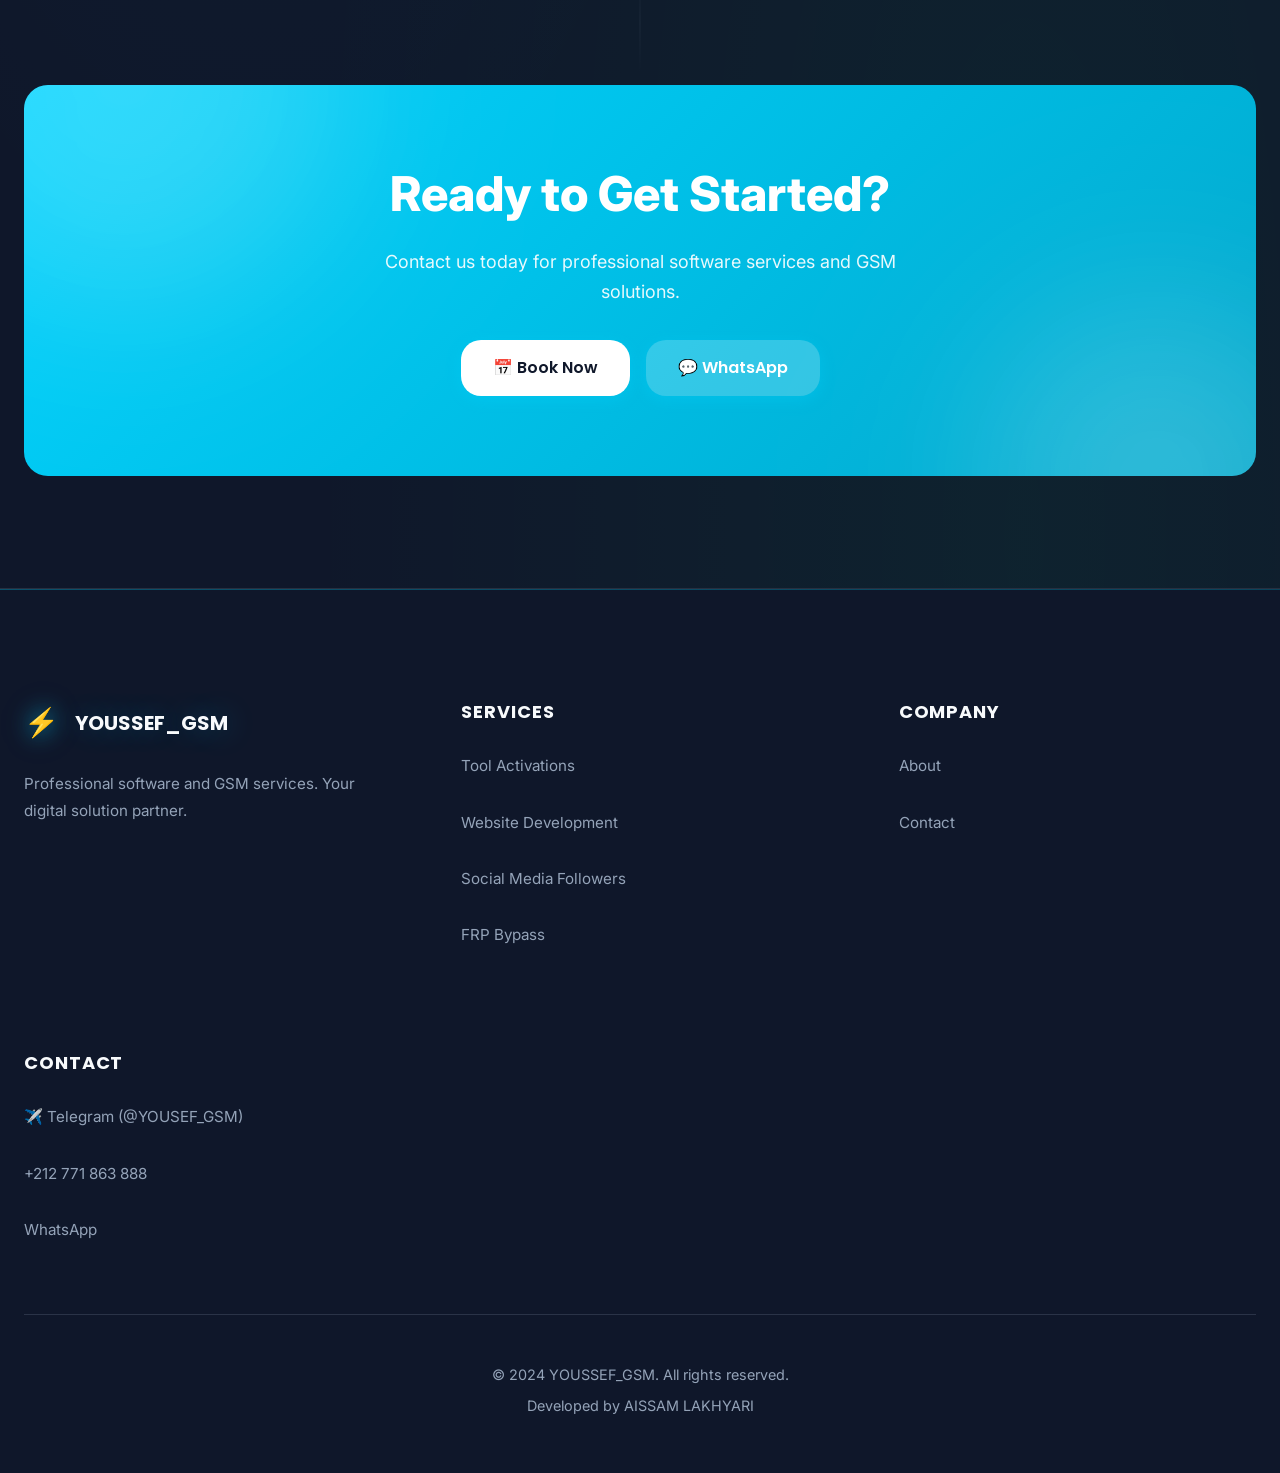
<file: contact.html>
<!DOCTYPE html>
<html lang="en" dir="ltr">
<head>
  <meta charset="UTF-8">
  <meta name="viewport" content="width=device-width, initial-scale=1.0">
  <meta name="description" content="Contact YOUSSEF_GSM for professional software services, GSM solutions, and social media growth. Reach us via Telegram.">
  <title>Contact | YOUSSEF_GSM</title>

  <!-- Fonts -->
  <link rel="preconnect" href="https://fonts.googleapis.com">
  <link rel="preconnect" href="https://fonts.gstatic.com" crossorigin>
  <link href="https://fonts.googleapis.com/css2?family=Inter:wght@400;500;600;700&family=Poppins:wght@400;500;600;700;800&display=swap" rel="stylesheet">

  <!-- Styles -->
  <link rel="stylesheet" href="css/modern-style.css">

  <!-- Favicon -->
  <link rel="icon" href="data:image/svg+xml,<svg xmlns='http://www.w3.org/2000/svg' viewBox='0 0 100 100'><text y='.9em' font-size='90'>⚡</text></svg>">
</head>
<body>

  <!-- NAVIGATION -->
  <nav class="navbar" id="navbar">
    <div class="container">
      <a href="index.html" class="nav-logo">
        <div class="nav-logo-icon">⚡</div>
        <span data-i18n="brand_name">YOUSSEF_GSM</span>
      </a>

      <div class="nav-links" id="nav-links">
        <a href="index.html" data-i18n="nav_home">Home</a>
        <a href="services.html" data-i18n="nav_services">Services</a>
        <a href="about.html" data-i18n="nav_about">About</a>
        <a href="contact.html" class="active" data-i18n="nav_contact">Contact</a>

        <div class="lang-switcher">
          <button class="lang-btn" aria-haspopup="true" aria-expanded="false">
            🌐 <span class="current-lang">EN</span> ▾
          </button>
          <div class="lang-dropdown">
            <button class="lang-option active" data-lang="en" data-i18n="lang_en">English (EN)</button>
            <button class="lang-option" data-lang="fr" data-i18n="lang_fr">Français (FR)</button>
            <button class="lang-option" data-lang="ar" data-i18n="lang_ar">العربية (AR)</button>
          </div>
        </div>

        <a href="https://t.me/YOUSEF_GSM" target="_blank" class="btn btn-primary btn-sm" data-i18n="nav_book">Chat on Telegram</a>
      </div>

      <button class="hamburger" id="hamburger" aria-label="Toggle menu">
        <span></span><span></span><span></span>
      </button>
    </div>
  </nav>

  <!-- PAGE HEADER -->
  <section class="section" style="padding-top: 120px; padding-bottom: 60px;">
    <div class="container">
      <nav class="breadcrumb" style="display: flex; gap: 12px; align-items: center; color: var(--text-muted); margin-bottom: 24px; font-size: 0.875rem;">
        <a href="index.html" style="color: var(--text-secondary); text-decoration: none;" data-i18n="nav_home">Home</a>
        <span style="color: var(--border-color);">/</span>
        <span style="color: var(--text-primary);" data-i18n="nav_contact">Contact</span>
      </nav>

      <div class="section-header reveal">
        <span class="section-subtitle">Get In Touch</span>
        <h1 class="section-title" data-i18n="contact_heading">Contact Us</h1>
        <p class="section-description" data-i18n="contact_sub">Reach out via Telegram or WhatsApp. We're ready to help with your software and GSM needs!</p>
      </div>
    </div>
  </section>

  <!-- CONTACT INFO -->
  <section class="section">
    <div class="container">
      <div class="contact-grid">
        <!-- Contact Info Card -->
        <div class="contact-card glass reveal">
          <h2 class="contact-card-title" data-i18n="contact_info_title">Contact Information</h2>

          <div class="contact-item">
            <div class="contact-icon">✈️</div>
            <div class="contact-text">
              <h4 data-i18n="address">Telegram</h4>
              <a href="https://t.me/YOUSEF_GSM" target="_blank">@YOUSEF_GSM</a>
            </div>
          </div>

          <div class="contact-item">
            <div class="contact-icon">📞</div>
            <div class="contact-text">
              <h4 data-i18n="phone">Phone</h4>
              <a href="tel:+212771863888" data-i18n="footer_phone">+212 771 86 38 88</a>
            </div>
          </div>

          <div class="contact-item">
            <div class="contact-icon">💬</div>
            <div class="contact-text">
              <h4 data-i18n="whatsapp">WhatsApp</h4>
              <a href="https://wa.me/212771863888" target="_blank" data-i18n="footer_whatsapp">Chat on WhatsApp</a>
            </div>
          </div>

          <div class="contact-item">
            <div class="contact-icon">🕐</div>
            <div class="contact-text">
              <h4 data-i18n="hours_title">Response Time</h4>
              <p data-i18n="hours_mon_fri">24/7 Online Support</p>
              <p data-i18n="hours_sat">Fast response via Telegram</p>
              <p data-i18n="hours_sun">Available worldwide</p>
            </div>
          </div>

          <div class="contact-social">
            <a href="https://t.me/YOUSEF_GSM" target="_blank" class="btn btn-primary" data-i18n="btn_telegram">✈️ Chat on Telegram</a>
            <a href="https://wa.me/212771863888" target="_blank" class="btn btn-accent" data-i18n="btn_whatsapp">💬 WhatsApp</a>
          </div>
        </div>

        <!-- Booking Form -->
        <div class="contact-card glass reveal">
          <h2 class="contact-card-title" data-i18n="book_service_title">Get a Quote</h2>
          <p data-i18n="book_service_sub">Fill out the form below and we'll contact you shortly with a quote for your service.</p>

          <form id="bookingForm" class="contact-form">
            <div class="form-group">
              <label for="name" data-i18n="form_name">Full Name *</label>
              <input type="text" id="name" name="name" required data-i18n-placeholder="form_name_placeholder">
            </div>

            <div class="form-group">
              <label for="phone" data-i18n="form_phone">Phone Number *</label>
              <input type="tel" id="phone" name="phone" required data-i18n-placeholder="form_phone_placeholder">
            </div>

            <div class="form-group">
              <label for="service" data-i18n="form_service">Service Needed *</label>
              <select id="service" name="service" required>
                <option value="" data-i18n="form_service_select">Select a service</option>
                <option value="tools" data-i18n="srv_tools">Tool Activations</option>
                <option value="server" data-i18n="srv_server">Server-Side Services</option>
                <option value="frp" data-i18n="srv_frp">FRP Bypass</option>
                <option value="cloud" data-i18n="srv_cloud">Cloud Account Removal</option>
                <option value="web" data-i18n="srv_web">Website Development</option>
                <option value="followers" data-i18n="srv_followers">Social Media Followers</option>
                <option value="other" data-i18n="form_service_other">Other</option>
              </select>
            </div>

            <div class="form-group">
              <label for="device" data-i18n="form_device">Project Type *</label>
              <input type="text" id="device" name="device" required data-i18n-placeholder="form_device_placeholder">
            </div>

            <div class="form-group">
              <label for="issue" data-i18n="form_issue">Describe Your Project *</label>
              <textarea id="issue" name="issue" rows="4" required data-i18n-placeholder="form_issue_placeholder"></textarea>
            </div>

            <div class="form-group">
              <label for="preferred_time" data-i18n="form_preferred_time">Preferred Contact Time</label>
              <select id="preferred_time" name="preferred_time">
                <option value="anytime" data-i18n="form_time_anytime">Anytime</option>
                <option value="morning" data-i18n="form_time_morning">Morning (9-12)</option>
                <option value="afternoon" data-i18n="form_time_afternoon">Afternoon (12-5 PM)</option>
                <option value="evening" data-i18n="form_time_evening">Evening (5-8 PM)</option>
              </select>
            </div>

            <button type="submit" class="btn btn-primary" style="width: 100%;" data-i18n="btn_submit">
              📅 Submit Request
            </button>
          </form>

          <div id="formSuccess" class="form-success" style="display: none;">
            <div class="success-icon">✓</div>
            <h3 data-i18n="form_success_title">Request Received!</h3>
            <p data-i18n="form_success_sub">Thank you for contacting us. We'll reach out shortly to discuss your project.</p>
            <a href="https://t.me/YOUSEF_GSM" target="_blank" class="btn btn-accent" data-i18n="btn_whatsapp_now">✈️ Chat on Telegram</a>
          </div>
        </div>
      </div>
    </div>
  </section>

  <!-- FAQ SECTION -->
  <section class="section" style="background: var(--bg-secondary);">
    <div class="container">
      <div class="section-header reveal">
        <span class="section-subtitle">Quick Answers</span>
        <h2 class="section-title" data-i18n="faq_heading">Frequently Asked Questions</h2>
      </div>

      <div class="faq-list">
        <div class="faq-item reveal">
          <button class="faq-question">
            <h4 data-i18n="faq1_q">What software services do you offer?</h4>
            <span class="faq-icon">+</span>
          </button>
          <div class="faq-answer">
            <p data-i18n="faq1_a">We offer comprehensive software development, web development, mobile app development, social media growth services, and GSM tool activations.</p>
          </div>
        </div>

        <div class="faq-item reveal">
          <button class="faq-question">
            <h4 data-i18n="faq2_q">How can I contact you?</h4>
            <span class="faq-icon">+</span>
          </button>
          <div class="faq-answer">
            <p data-i18n="faq2_a">You can reach us instantly via Telegram at @YOUSEF_GSM, by phone at +212 771 86 38 88, or through WhatsApp. We respond within minutes!</p>
          </div>
        </div>

        <div class="faq-item reveal">
          <button class="faq-question">
            <h4 data-i18n="faq3_q">How long does a typical project take?</h4>
            <span class="faq-icon">+</span>
          </button>
          <div class="faq-answer">
            <p data-i18n="faq3_a">Project timelines vary by complexity. Websites typically take 2-4 weeks, GSM activations 1-24 hours, and social media growth starts within 24-48 hours.</p>
          </div>
        </div>

        <div class="faq-item reveal">
          <button class="faq-question">
            <h4 data-i18n="faq4_q">What payment methods do you accept?</h4>
            <span class="faq-icon">+</span>
          </button>
          <div class="faq-answer">
            <p data-i18n="faq4_a">We accept cash, mobile payments, and bank transfers. Payment details are shared after confirming your service request.</p>
          </div>
        </div>

        <div class="faq-item reveal">
          <button class="faq-question">
            <h4 data-i18n="faq5_q">Do you offer support after project completion?</h4>
            <span class="faq-icon">+</span>
          </button>
          <div class="faq-answer">
            <p data-i18n="faq5_a">Yes! All our services include post-delivery support. We provide ongoing assistance and maintenance as needed.</p>
          </div>
        </div>
      </div>
    </div>
  </section>

  <!-- CTA SECTION -->
  <section class="section">
    <div class="container">
      <div class="cta-section" style="position: relative; padding: 80px 0; overflow: hidden; border-radius: 24px; background: var(--gradient-primary); text-align: center;">
        <div style="position: relative; z-index: 1;">
          <h2 style="font-family: var(--font-display); font-size: clamp(2rem, 4vw, 3rem); font-weight: 800; line-height: 1.2; margin-bottom: 24px; color: white;">
            <span data-i18n="cta_title">Ready to Get Started?</span>
          </h2>
          <p style="font-size: 1.125rem; color: rgba(255, 255, 255, 0.9); max-width: 540px; margin: 0 auto 32px; line-height: 1.7;" data-i18n="cta_sub">Contact us today for professional software services and GSM solutions.</p>
          <div style="display: flex; gap: 16px; justify-content: center; flex-wrap: wrap;">
            <a href="https://t.me/YOUSEF_GSM" target="_blank" class="btn" style="background: white; color: var(--primary); width: auto;" data-i18n="services_cta_btn1">✈️ Chat on Telegram</a>
            <a href="https://wa.me/212771863888" target="_blank" class="btn" style="background: rgba(255, 255, 255, 0.2); color: white; border-color: rgba(255, 255, 255, 0.3); width: auto;" data-i18n="btn_whatsapp">💬 WhatsApp</a>
          </div>
        </div>
        <div style="position: absolute; width: 400px; height: 400px; background: rgba(255, 255, 255, 0.1); border-radius: 50%; filter: blur(80px); top: -200px; left: -100px;"></div>
        <div style="position: absolute; width: 300px; height: 300px; background: rgba(255, 255, 255, 0.1); border-radius: 50%; filter: blur(80px); bottom: -150px; right: -50px;"></div>
      </div>
    </div>
  </section>

  <!-- FOOTER -->
  <footer class="footer">
    <div class="container">
      <div class="footer-content">
        <div class="footer-brand">
          <a href="index.html" class="nav-logo">
            <div class="nav-logo-icon">⚡</div>
            <span data-i18n="brand_name">YOUSSEF_GSM</span>
          </a>
          <p data-i18n="footer_desc">Professional software and GSM services. Your digital solution partner.</p>
        </div>

        <div class="footer-section">
          <h4 data-i18n="footer_services">Services</h4>
          <ul class="footer-links">
            <li><a href="services.html" data-i18n="srv_tools">Tool Activations</a></li>
            <li><a href="services.html" data-i18n="srv_web">Website Development</a></li>
            <li><a href="services.html" data-i18n="srv_followers">Social Media Followers</a></li>
            <li><a href="services.html" data-i18n="srv_frp">FRP Bypass</a></li>
          </ul>
        </div>

        <div class="footer-section">
          <h4 data-i18n="footer_company">Company</h4>
          <ul class="footer-links">
            <li><a href="about.html" data-i18n="nav_about">About Us</a></li>
            <li><a href="contact.html" data-i18n="nav_contact">Contact</a></li>
          </ul>
        </div>

        <div class="footer-section">
          <h4 data-i18n="footer_contact">Contact</h4>
          <ul class="footer-links">
            <li><a href="https://t.me/YOUSEF_GSM" target="_blank" data-i18n="footer_telegram">✈️ Telegram (@YOUSEF_GSM)</a></li>
            <li><a href="tel:+212771863888" data-i18n="footer_phone">+212 771 86 38 88</a></li>
            <li><a href="https://wa.me/212771863888" data-i18n="footer_whatsapp">WhatsApp</a></li>
          </ul>
        </div>
      </div>

      <div class="footer-credits">
        <p>&copy; 2024 YOUSSEF_GSM. <span data-i18n="footer_rights">All rights reserved.</span></p>
        <p data-i18n="footer_made">Developed by AISSAM LAKHYARI</p>
      </div>
    </div>
  </footer>

  <!-- SCRIPTS -->
  <script src="js/modern-main.js"></script>
</body>
</html>
</file>
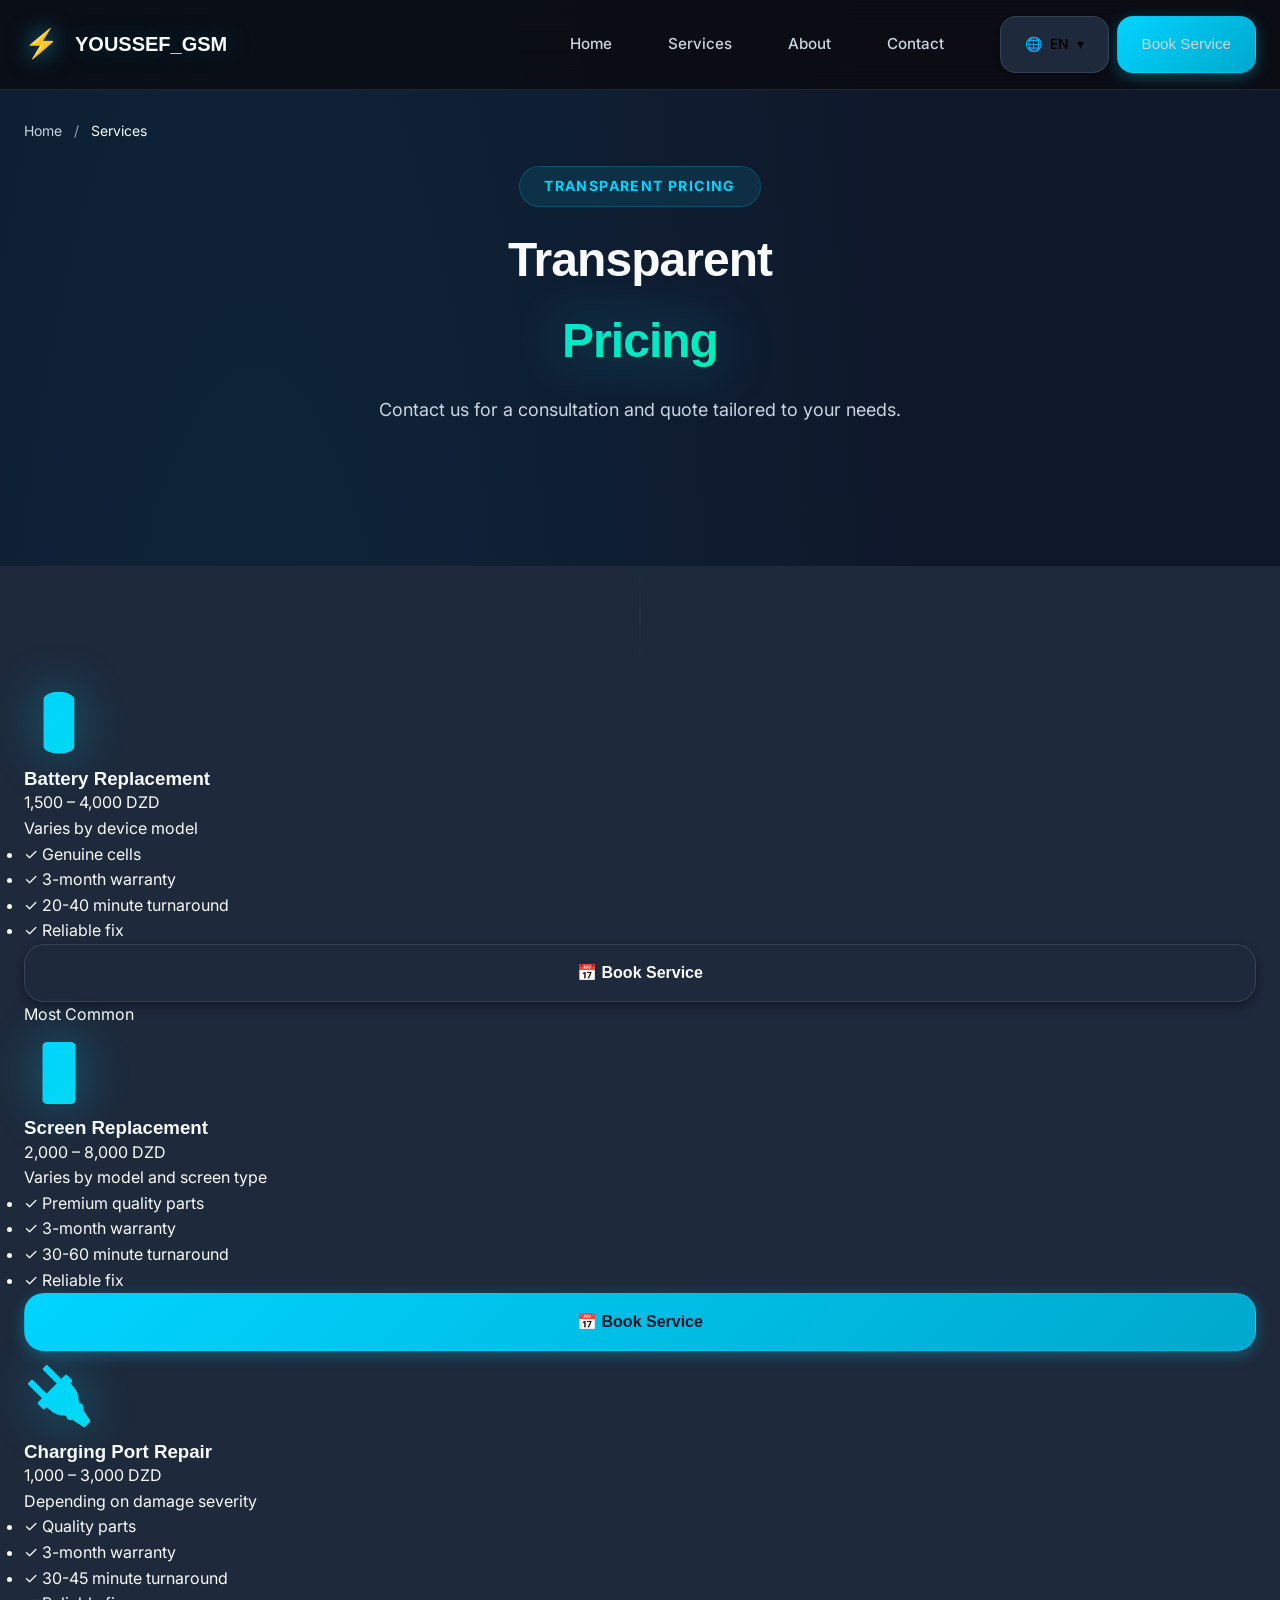
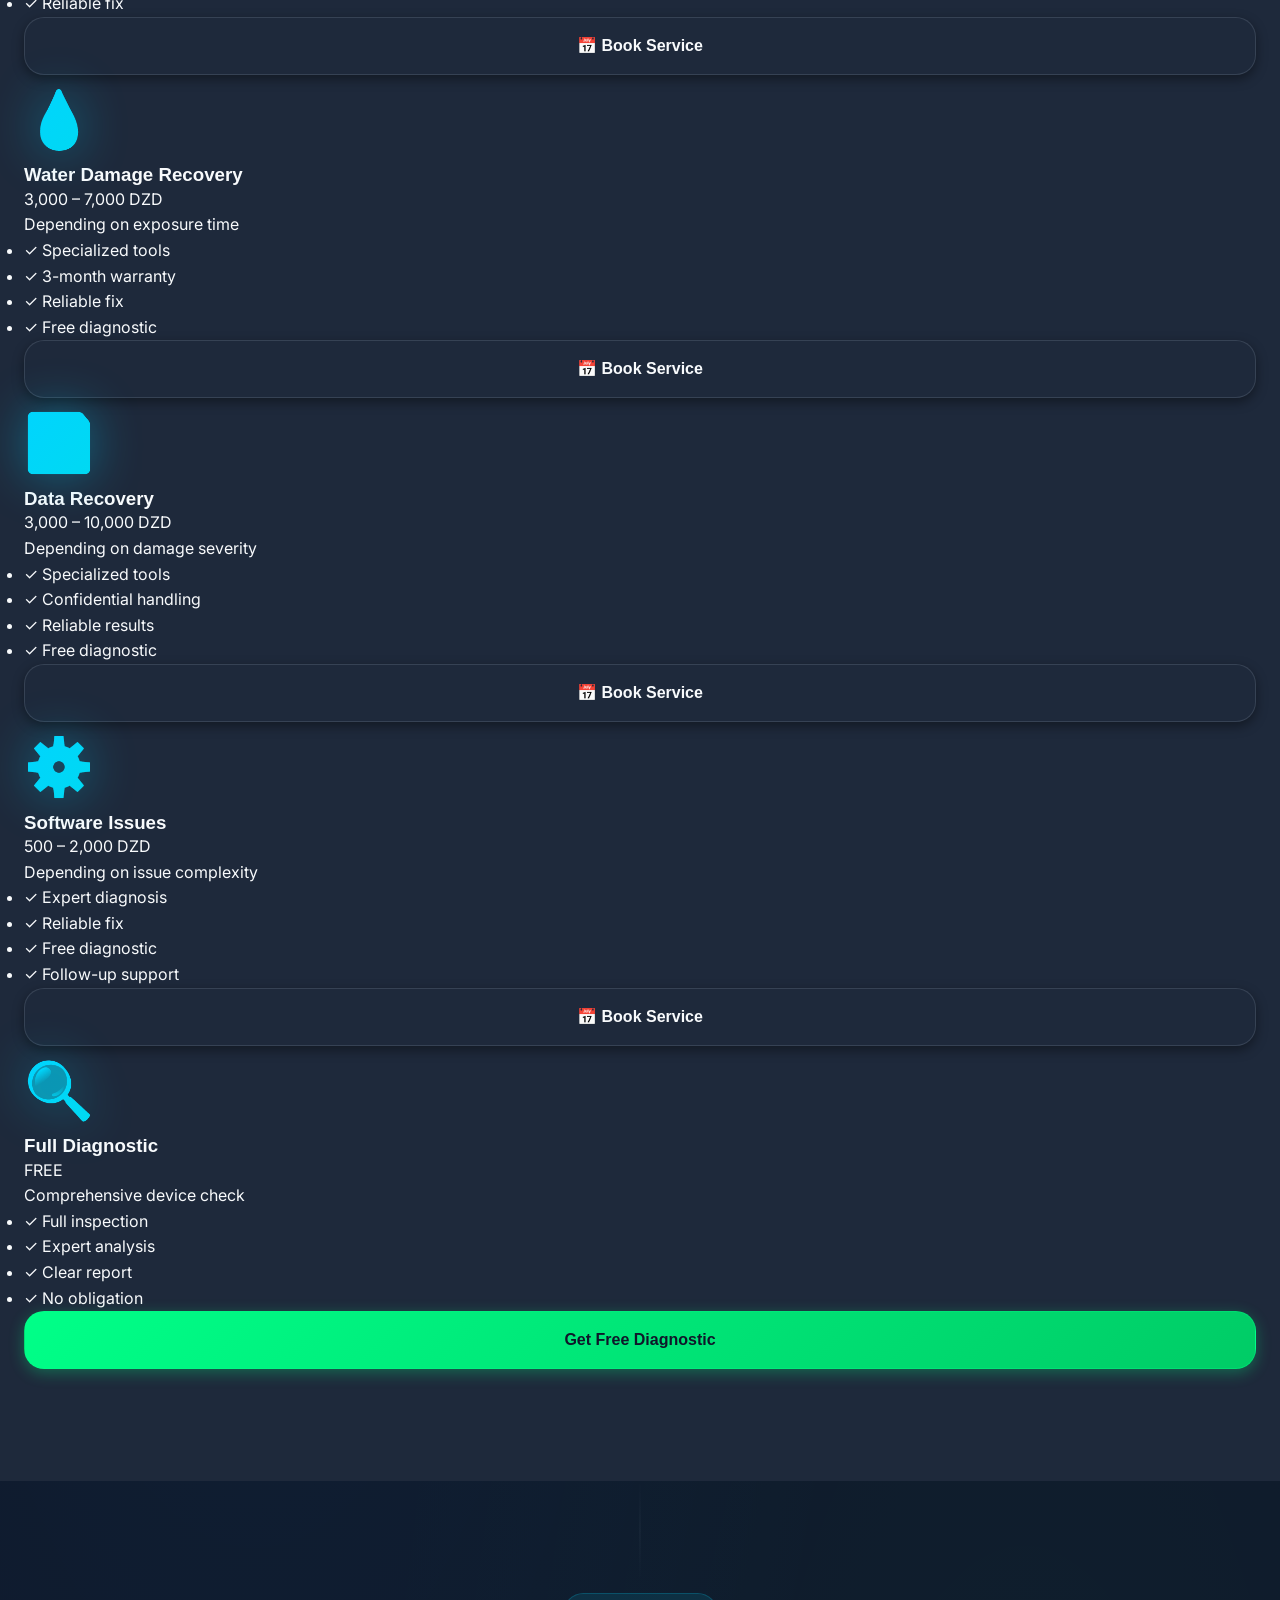
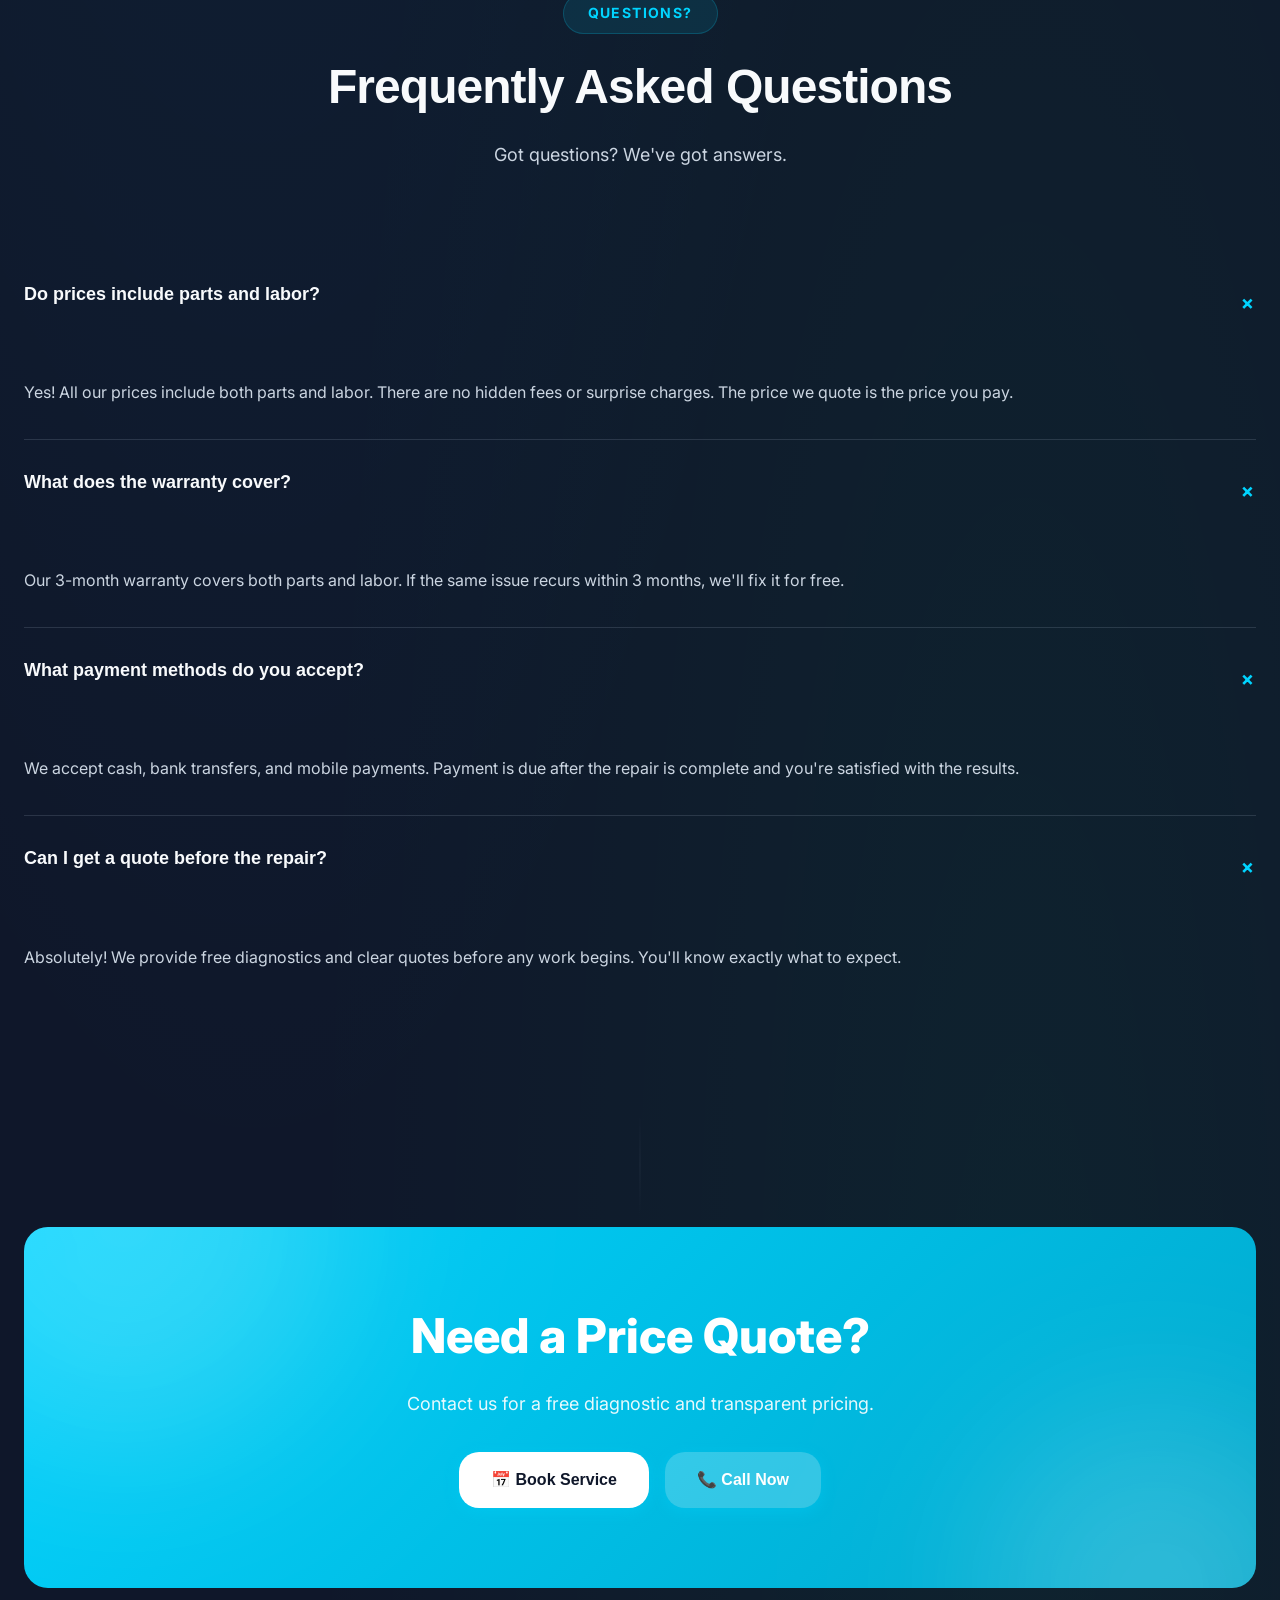
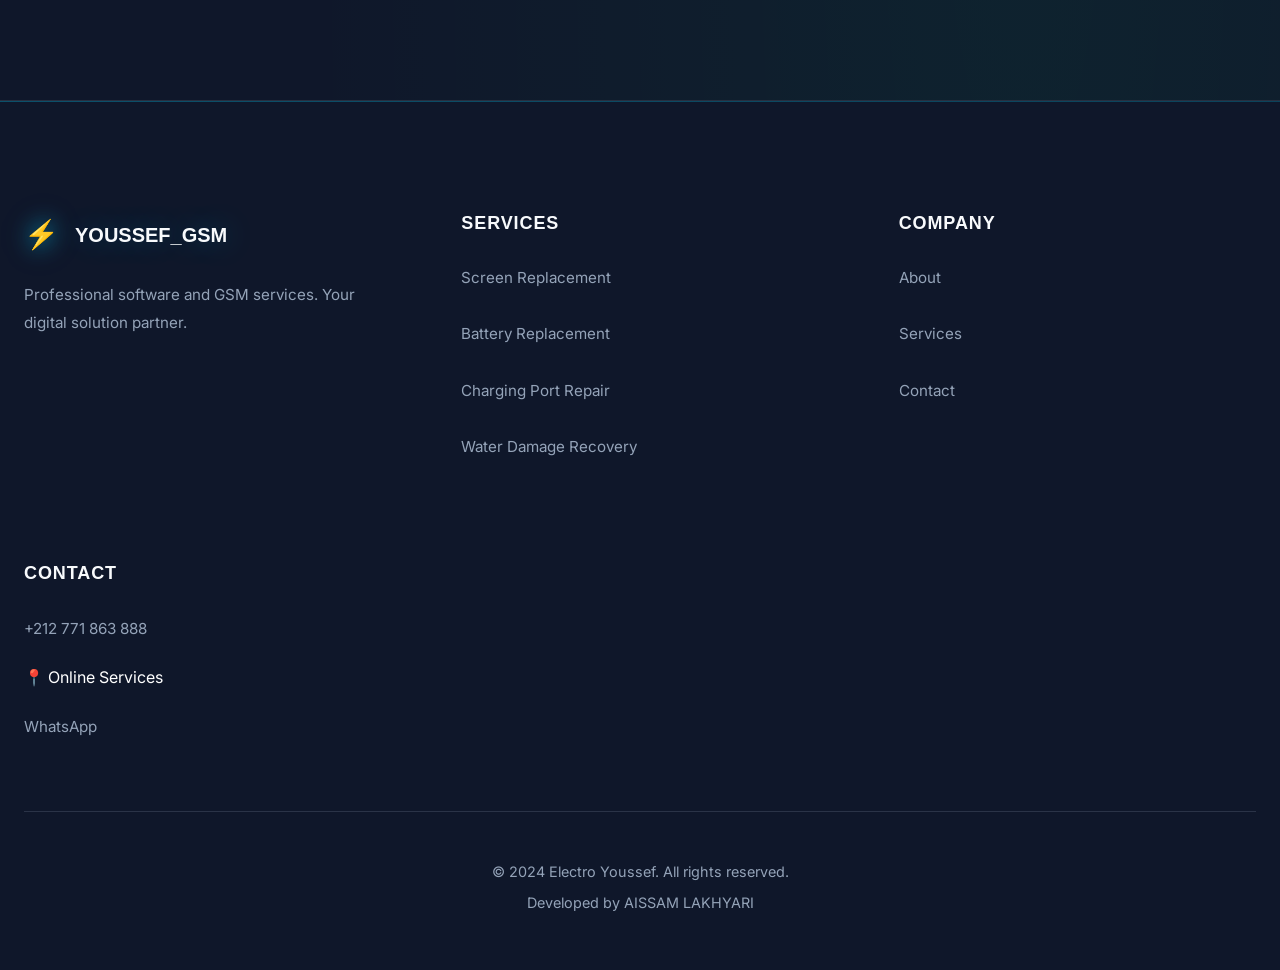
<file: pricing-modern.html>
<!DOCTYPE html>
<html lang="en" dir="ltr">
<head>
  <meta charset="UTF-8">
  <meta name="viewport" content="width=device-width, initial-scale=1.0">
  <meta name="description" content="Transparent repair pricing at Electro Youssef. Screen, battery, charging port repairs in DZD.">
  <title>Pricing | Electro Youssef – Phone Repair ZERARDA</title>
  
  <!-- Fonts -->
  <link rel="preconnect" href="https://fonts.googleapis.com">
  <link rel="preconnect" href="https://fonts.gstatic.com" crossorigin>
  <link href="https://fonts.googleapis.com/css2?family=Inter:wght@400;500;600;700;800&display=swap" rel="stylesheet">
  
  <!-- Styles -->
  <link rel="stylesheet" href="css/modern-style.css">
  
  <!-- Favicon -->
  <link rel="icon" href="data:image/svg+xml,<svg xmlns='http://www.w3.org/2000/svg' viewBox='0 0 100 100'><text y='.9em' font-size='90'>⚡</text></svg>">
</head>
<body>

  <!-- ═══ NAVIGATION ═══ -->
  <nav class="navbar" id="navbar">
    <div class="container">
      <a href="index-modern.html" class="nav-logo">
        <div class="nav-logo-icon">⚡</div>
        <span data-i18n="brand_name">Electro Youssef</span>
      </a>
      
      <div class="nav-links" id="nav-links">
        <a href="index-modern.html" data-i18n="nav_home">Home</a>
        <a href="services-modern.html" data-i18n="nav_services">Services</a>
        <a href="about-modern.html" data-i18n="nav_about">About</a>
        <a href="contact-modern.html" data-i18n="nav_contact">Contact</a>
        
        <div class="lang-switcher">
          <button class="lang-btn" aria-haspopup="true" aria-expanded="false">
            🌐 <span class="current-lang">EN</span> ▾
          </button>
          <div class="lang-dropdown">
            <button class="lang-option active" data-lang="en" data-i18n="lang_en">English (EN)</button>
            <button class="lang-option" data-lang="fr" data-i18n="lang_fr">Français (FR)</button>
            <button class="lang-option" data-lang="ar" data-i18n="lang_ar">العربية (AR)</button>
          </div>
        </div>
        
        <a href="contact-modern.html" class="btn btn-primary btn-sm" data-i18n="nav_book">Book Repair</a>
      </div>
      
      <button class="hamburger" id="hamburger" aria-label="Toggle menu">
        <span></span><span></span><span></span>
      </button>
    </div>
  </nav>

  <!-- ═══ PAGE HEADER ═══ -->
  <section class="section" style="padding-top: 120px; padding-bottom: 60px;">
    <div class="container">
      <nav class="breadcrumb" style="display: flex; gap: 12px; align-items: center; color: var(--text-muted); margin-bottom: 24px; font-size: 0.875rem;">
        <a href="index-modern.html" style="color: var(--text-secondary); text-decoration: none;" data-i18n="nav_home">Home</a>
        <span style="color: var(--border-color);">/</span>
        <span style="color: var(--text-primary);" data-i18n="nav_pricing">Pricing</span>
      </nav>
      
      <div class="section-header reveal">
        <span class="section-subtitle">Transparent Pricing</span>
        <h1 class="section-title" data-i18n="pricing_title1">Transparent</h1>
        <h1 class="gradient-text section-title" data-i18n="pricing_title2">Pricing</h1>
        <p class="section-description" data-i18n="services_sub">No hidden fees. No surprises. Get a clear estimate before we start any repair.</p>
      </div>
    </div>
  </section>

  <!-- ═══ PRICING CARDS ═══ -->
  <section class="section" id="pricing" style="background: var(--bg-secondary);">
    <div class="container">
      <div class="pricing-grid">
        
        <!-- Battery Replacement -->
        <div class="pricing-card reveal">
          <div class="pricing-icon">🔋</div>
          <h3 data-i18n="srv_battery">Battery Replacement</h3>
          <div class="pricing-price">
            <span class="pricing-range" data-i18n="price_battery">1,500 – 4,000</span>
            <span class="pricing-currency" data-i18n="currency_dzd">DZD</span>
          </div>
          <p class="pricing-note" data-i18n="price_note">Varies by device model</p>
          <ul class="pricing-features">
            <li><span class="check">✓</span> <span data-i18n="price_gen_cells">Genuine cells</span></li>
            <li><span class="check">✓</span> <span data-i18n="fe_warranty">3-month warranty</span></li>
            <li><span class="check">✓</span> <span data-i18n="fe_express">20-40 minute turnaround</span></li>
            <li><span class="check">✓</span> <span data-i18n="price_rel_fix">Reliable fix</span></li>
          </ul>
          <a href="contact-modern.html" class="btn btn-secondary" style="width: 100%; justify-content: center;" data-i18n="btn_book">Book Repair</a>
        </div>
        
        <!-- Screen Replacement - FEATURED -->
        <div class="pricing-card featured reveal">
          <span class="pricing-badge" data-i18n="badge_common">Most Common</span>
          <div class="pricing-icon">📱</div>
          <h3 data-i18n="srv_screen">Screen Replacement</h3>
          <div class="pricing-price">
            <span class="pricing-range" data-i18n="price_screen">2,000 – 8,000</span>
            <span class="pricing-currency" data-i18n="currency_dzd">DZD</span>
          </div>
          <p class="pricing-note" data-i18n="price_note">Varies by model and screen type</p>
          <ul class="pricing-features">
            <li><span class="check">✓</span> <span data-i18n="fe_genuine">Premium quality parts</span></li>
            <li><span class="check">✓</span> <span data-i18n="fe_warranty">3-month warranty</span></li>
            <li><span class="check">✓</span> <span data-i18n="fe_express">30-60 minute turnaround</span></li>
            <li><span class="check">✓</span> <span data-i18n="price_rel_fix">Reliable fix</span></li>
          </ul>
          <a href="contact-modern.html" class="btn btn-primary" style="width: 100%; justify-content: center;" data-i18n="btn_book">Book Repair</a>
        </div>
        
        <!-- Charging Port -->
        <div class="pricing-card reveal">
          <div class="pricing-icon">🔌</div>
          <h3 data-i18n="srv_port">Charging Port Repair</h3>
          <div class="pricing-price">
            <span class="pricing-range" data-i18n="price_port">1,000 – 3,000</span>
            <span class="pricing-currency" data-i18n="currency_dzd">DZD</span>
          </div>
          <p class="pricing-note" data-i18n="price_note">Depending on damage severity</p>
          <ul class="pricing-features">
            <li><span class="check">✓</span> <span data-i18n="fe_genuine">Quality parts</span></li>
            <li><span class="check">✓</span> <span data-i18n="fe_warranty">3-month warranty</span></li>
            <li><span class="check">✓</span> <span data-i18n="fe_express">30-45 minute turnaround</span></li>
            <li><span class="check">✓</span> <span data-i18n="price_rel_fix">Reliable fix</span></li>
          </ul>
          <a href="contact-modern.html" class="btn btn-secondary" style="width: 100%; justify-content: center;" data-i18n="btn_book">Book Repair</a>
        </div>
        
        <!-- Water Damage -->
        <div class="pricing-card reveal">
          <div class="pricing-icon">💧</div>
          <h3 data-i18n="srv_water">Water Damage Recovery</h3>
          <div class="pricing-price">
            <span class="pricing-range" data-i18n="price_water">3,000 – 7,000</span>
            <span class="pricing-currency" data-i18n="currency_dzd">DZD</span>
          </div>
          <p class="pricing-note" data-i18n="price_note">Depending on exposure time</p>
          <ul class="pricing-features">
            <li><span class="check">✓</span> <span data-i18n="fe_specialized">Specialized tools</span></li>
            <li><span class="check">✓</span> <span data-i18n="fe_warranty">3-month warranty</span></li>
            <li><span class="check">✓</span> <span data-i18n="price_rel_fix">Reliable fix</span></li>
            <li><span class="check">✓</span> <span data-i18n="fe_diagnostic">Free diagnostic</span></li>
          </ul>
          <a href="contact-modern.html" class="btn btn-secondary" style="width: 100%; justify-content: center;" data-i18n="btn_book">Book Repair</a>
        </div>
        
        <!-- Data Recovery -->
        <div class="pricing-card reveal">
          <div class="pricing-icon">💾</div>
          <h3 data-i18n="srv_data">Data Recovery</h3>
          <div class="pricing-price">
            <span class="pricing-range" data-i18n="price_data">3,000 – 10,000</span>
            <span class="pricing-currency" data-i18n="currency_dzd">DZD</span>
          </div>
          <p class="pricing-note" data-i18n="price_note">Depending on damage severity</p>
          <ul class="pricing-features">
            <li><span class="check">✓</span> <span data-i18n="fe_specialized">Specialized tools</span></li>
            <li><span class="check">✓</span> <span data-i18n="fe_confidential">Confidential handling</span></li>
            <li><span class="check">✓</span> <span data-i18n="price_rel_fix">Reliable results</span></li>
            <li><span class="check">✓</span> <span data-i18n="fe_diagnostic">Free diagnostic</span></li>
          </ul>
          <a href="contact-modern.html" class="btn btn-secondary" style="width: 100%; justify-content: center;" data-i18n="btn_book">Book Repair</a>
        </div>
        
        <!-- Software Issues -->
        <div class="pricing-card reveal">
          <div class="pricing-icon">⚙️</div>
          <h3 data-i18n="srv_software">Software Issues</h3>
          <div class="pricing-price">
            <span class="pricing-range" data-i18n="price_software">500 – 2,000</span>
            <span class="pricing-currency" data-i18n="currency_dzd">DZD</span>
          </div>
          <p class="pricing-note" data-i18n="price_note">Depending on issue complexity</p>
          <ul class="pricing-features">
            <li><span class="check">✓</span> <span data-i18n="fe_specialized">Expert diagnosis</span></li>
            <li><span class="check">✓</span> <span data-i18n="price_rel_fix">Reliable fix</span></li>
            <li><span class="check">✓</span> <span data-i18n="fe_diagnostic">Free diagnostic</span></li>
            <li><span class="check">✓</span> <span data-i18n="fe_support">Follow-up support</span></li>
          </ul>
          <a href="contact-modern.html" class="btn btn-secondary" style="width: 100%; justify-content: center;" data-i18n="btn_book">Book Repair</a>
        </div>
        
        <!-- Diagnostics -->
        <div class="pricing-card reveal">
          <div class="pricing-icon">🔍</div>
          <h3 data-i18n="srv_diag">Full Diagnostic</h3>
          <div class="pricing-price">
            <span class="pricing-range" data-i18n="price_diag">FREE</span>
          </div>
          <p class="pricing-note" data-i18n="price_diag_note">Comprehensive device check</p>
          <ul class="pricing-features">
            <li><span class="check">✓</span> <span data-i18n="fe_specialized">Full inspection</span></li>
            <li><span class="check">✓</span> <span data-i18n="fe_expert">Expert analysis</span></li>
            <li><span class="check">✓</span> <span data-i18n="fe_confidential">Clear report</span></li>
            <li><span class="check">✓</span> <span data-i18n="price_rel_fix">No obligation</span></li>
          </ul>
          <a href="contact-modern.html" class="btn btn-accent" style="width: 100%; justify-content: center;" data-i18n="btn_free">Get Free Diagnostic</a>
        </div>
        
      </div>
    </div>
  </section>

  <!-- ═══ FAQ SECTION ═══ -->
  <section class="section">
    <div class="container">
      <div class="section-header reveal">
        <span class="section-subtitle">Questions?</span>
        <h2 class="section-title" data-i18n="faq_heading">Frequently Asked Questions</h2>
        <p class="section-description" data-i18n="faq_sub">Got questions about pricing? We've got answers.</p>
      </div>
      
      <div class="faq-list">
        <div class="faq-item reveal">
          <button class="faq-question">
            <h4 data-i18n="faq_price_q">Do prices include parts and labor?</h4>
            <span class="faq-icon">+</span>
          </button>
          <div class="faq-answer">
            <p data-i18n="faq_price_a">Yes! All our prices include both parts and labor. There are no hidden fees or surprise charges. The price we quote is the price you pay.</p>
          </div>
        </div>
        
        <div class="faq-item reveal">
          <button class="faq-question">
            <h4 data-i18n="faq_warranty_q">What does the warranty cover?</h4>
            <span class="faq-icon">+</span>
          </button>
          <div class="faq-answer">
            <p data-i18n="faq_warranty_a">Our 3-month warranty covers both parts and labor. If the same issue recurs within 3 months, we'll fix it for free.</p>
          </div>
        </div>
        
        <div class="faq-item reveal">
          <button class="faq-question">
            <h4 data-i18n="faq_payment_q">What payment methods do you accept?</h4>
            <span class="faq-icon">+</span>
          </button>
          <div class="faq-answer">
            <p data-i18n="faq_payment_a">We accept cash, bank transfers, and mobile payments. Payment is due after the repair is complete and you're satisfied with the results.</p>
          </div>
        </div>
        
        <div class="faq-item reveal">
          <button class="faq-question">
            <h4 data-i18n="faq_quote_q">Can I get a quote before the repair?</h4>
            <span class="faq-icon">+</span>
          </button>
          <div class="faq-answer">
            <p data-i18n="faq_quote_a">Absolutely! We provide free diagnostics and clear quotes before any work begins. You'll know exactly what to expect.</p>
          </div>
        </div>
      </div>
    </div>
  </section>

  <!-- ═══ CTA SECTION ═══ -->
  <section class="section">
    <div class="container">
      <div class="cta-section" style="position: relative; padding: 80px 0; overflow: hidden; border-radius: 24px; background: var(--gradient-primary); text-align: center;">
        <div style="position: relative; z-index: 1;">
          <h2 style="font-family: var(--font-display); font-size: clamp(2rem, 4vw, 3rem); font-weight: 800; line-height: 1.2; margin-bottom: 24px; color: white;" data-i18n="pricing_cta">Need a Price Quote?</h2>
          <p style="font-size: 1.125rem; color: rgba(255, 255, 255, 0.9); max-width: 540px; margin: 0 auto 32px; line-height: 1.7;" data-i18n="pricing_cta_sub">Contact us for a free diagnostic and transparent pricing.</p>
          <div style="display: flex; gap: 16px; justify-content: center; flex-wrap: wrap;">
            <a href="contact-modern.html" class="btn" style="background: white; color: var(--primary); width: auto;" data-i18n="btn_book">📅 Book Now</a>
            <a href="tel:+212690992767" class="btn" style="background: rgba(255, 255, 255, 0.2); color: white; border-color: rgba(255, 255, 255, 0.3); width: auto;" data-i18n="btn_call">📞 Call Us</a>
          </div>
        </div>
        <!-- Background decoration -->
        <div style="position: absolute; width: 400px; height: 400px; background: rgba(255, 255, 255, 0.1); border-radius: 50%; filter: blur(80px); top: -200px; left: -100px;"></div>
        <div style="position: absolute; width: 300px; height: 300px; background: rgba(255, 255, 255, 0.1); border-radius: 50%; filter: blur(80px); bottom: -150px; right: -50px;"></div>
      </div>
    </div>
  </section>

  <!-- ═══ FOOTER ═══ -->
  <footer class="footer">
    <div class="container">
      <div class="footer-content">
        <div class="footer-brand">
          <a href="index-modern.html" class="nav-logo">
            <div class="nav-logo-icon">⚡</div>
            <span data-i18n="brand_name">Electro Youssef</span>
          </a>
          <p data-i18n="footer_desc">Fast, reliable smartphone repair in ZERARDA. Your device in safe hands.</p>
        </div>
        
        <div class="footer-section">
          <h4 data-i18n="footer_services">Services</h4>
          <ul class="footer-links">
            <li><a href="services-modern.html" data-i18n="srv_screen">Screen Replacement</a></li>
            <li><a href="services-modern.html" data-i18n="srv_battery">Battery Replacement</a></li>
            <li><a href="services-modern.html" data-i18n="srv_port">Charging Port Repair</a></li>
            <li><a href="services-modern.html" data-i18n="srv_water">Water Damage Recovery</a></li>
          </ul>
        </div>
        
        <div class="footer-section">
          <h4 data-i18n="footer_company">Company</h4>
          <ul class="footer-links">
            <li><a href="about-modern.html" data-i18n="nav_about">About Us</a></li>
            <li><a href="pricing-modern.html" data-i18n="nav_pricing">Pricing</a></li>
            <li><a href="contact-modern.html" data-i18n="nav_contact">Contact</a></li>
          </ul>
        </div>
        
        <div class="footer-section">
          <h4 data-i18n="footer_contact">Contact</h4>
          <ul class="footer-links">
            <li><a href="tel:+212690992767" data-i18n="footer_phone">+212 690 99 27 67</a></li>
            <li>📍 <span data-i18n="footer_location">ZERARDA, Algeria</span></li>
            <li><a href="https://wa.me/212690992767" data-i18n="footer_whatsapp">WhatsApp</a></li>
          </ul>
        </div>
      </div>
      
      <div class="footer-credits">
        <p>&copy; 2024 Electro Youssef. <span data-i18n="footer_rights">All rights reserved.</span></p>
        <p data-i18n="footer_made">Developed by AISSAM LAKHYARI</p>
      </div>
    </div>
  </footer>

  <!-- ═══ SCRIPTS ═══ -->
  <script src="js/modern-main.js"></script>
</body>
</html>
</file>
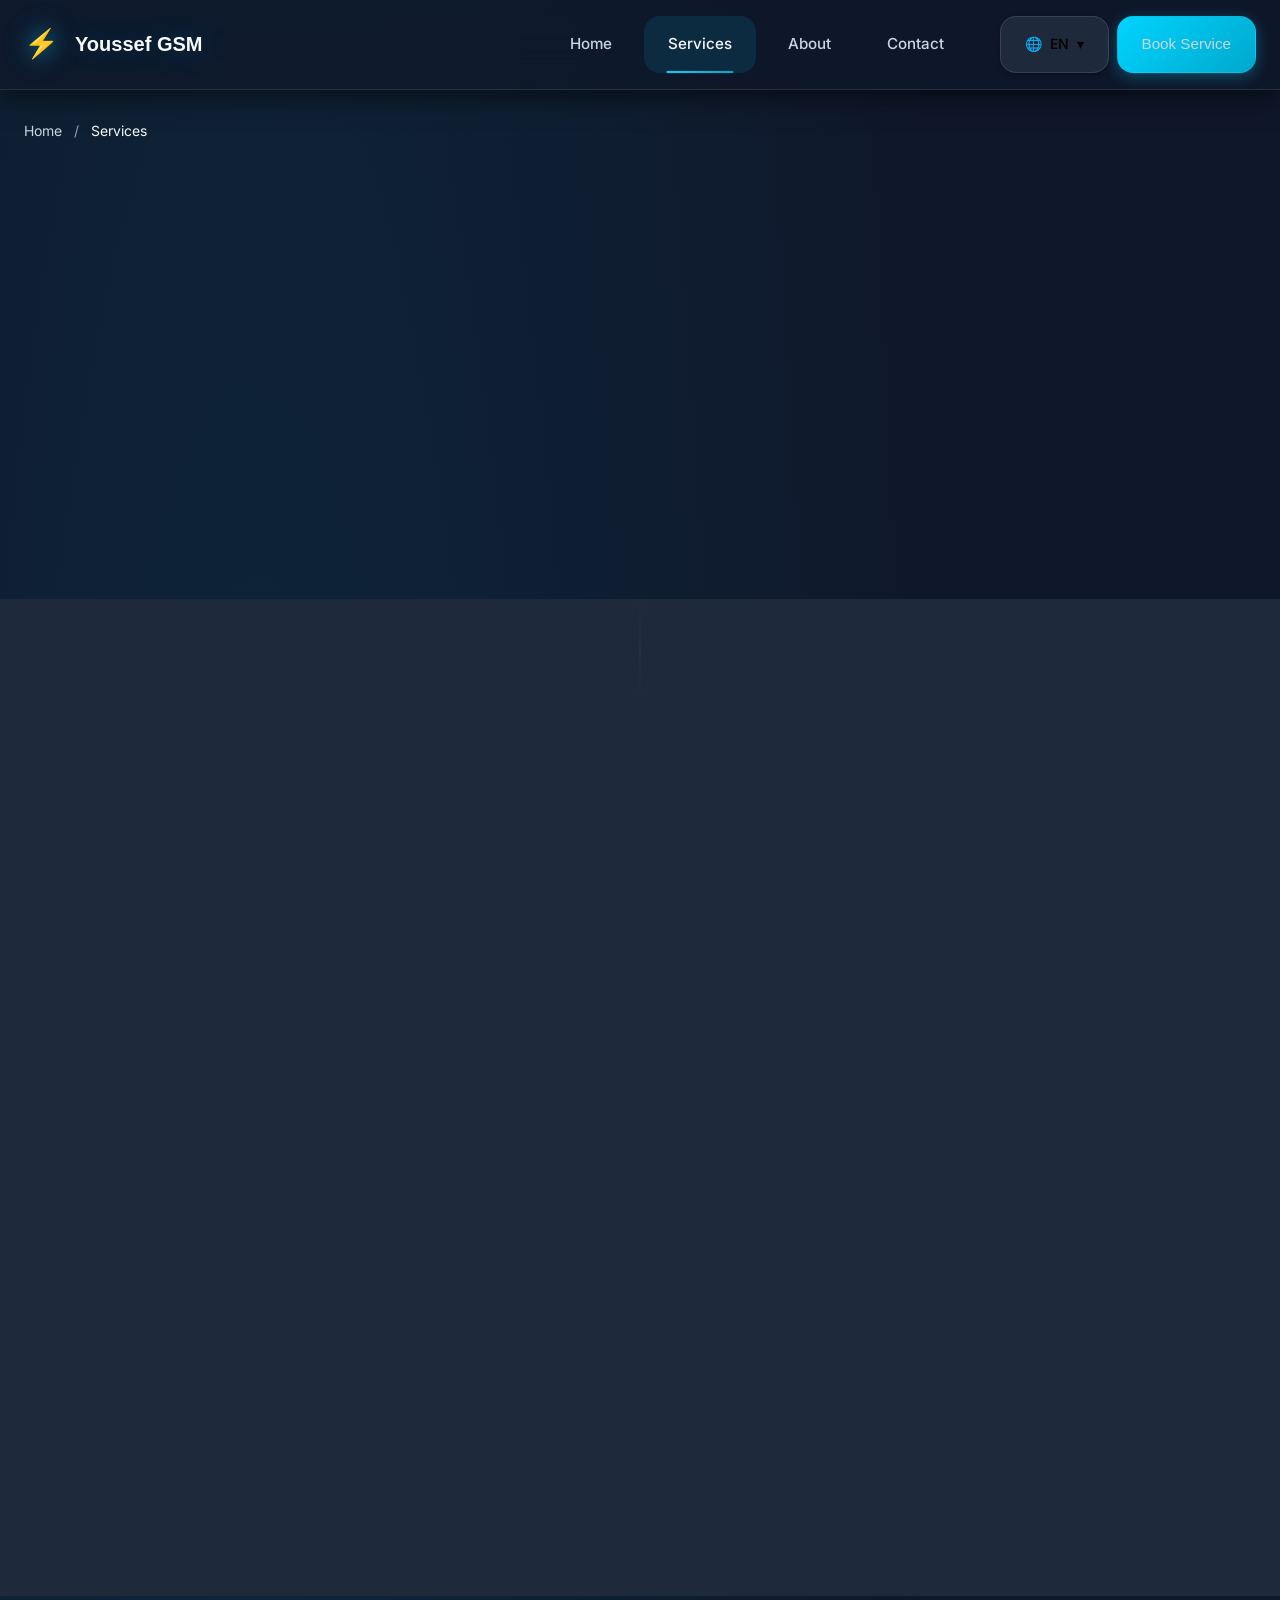
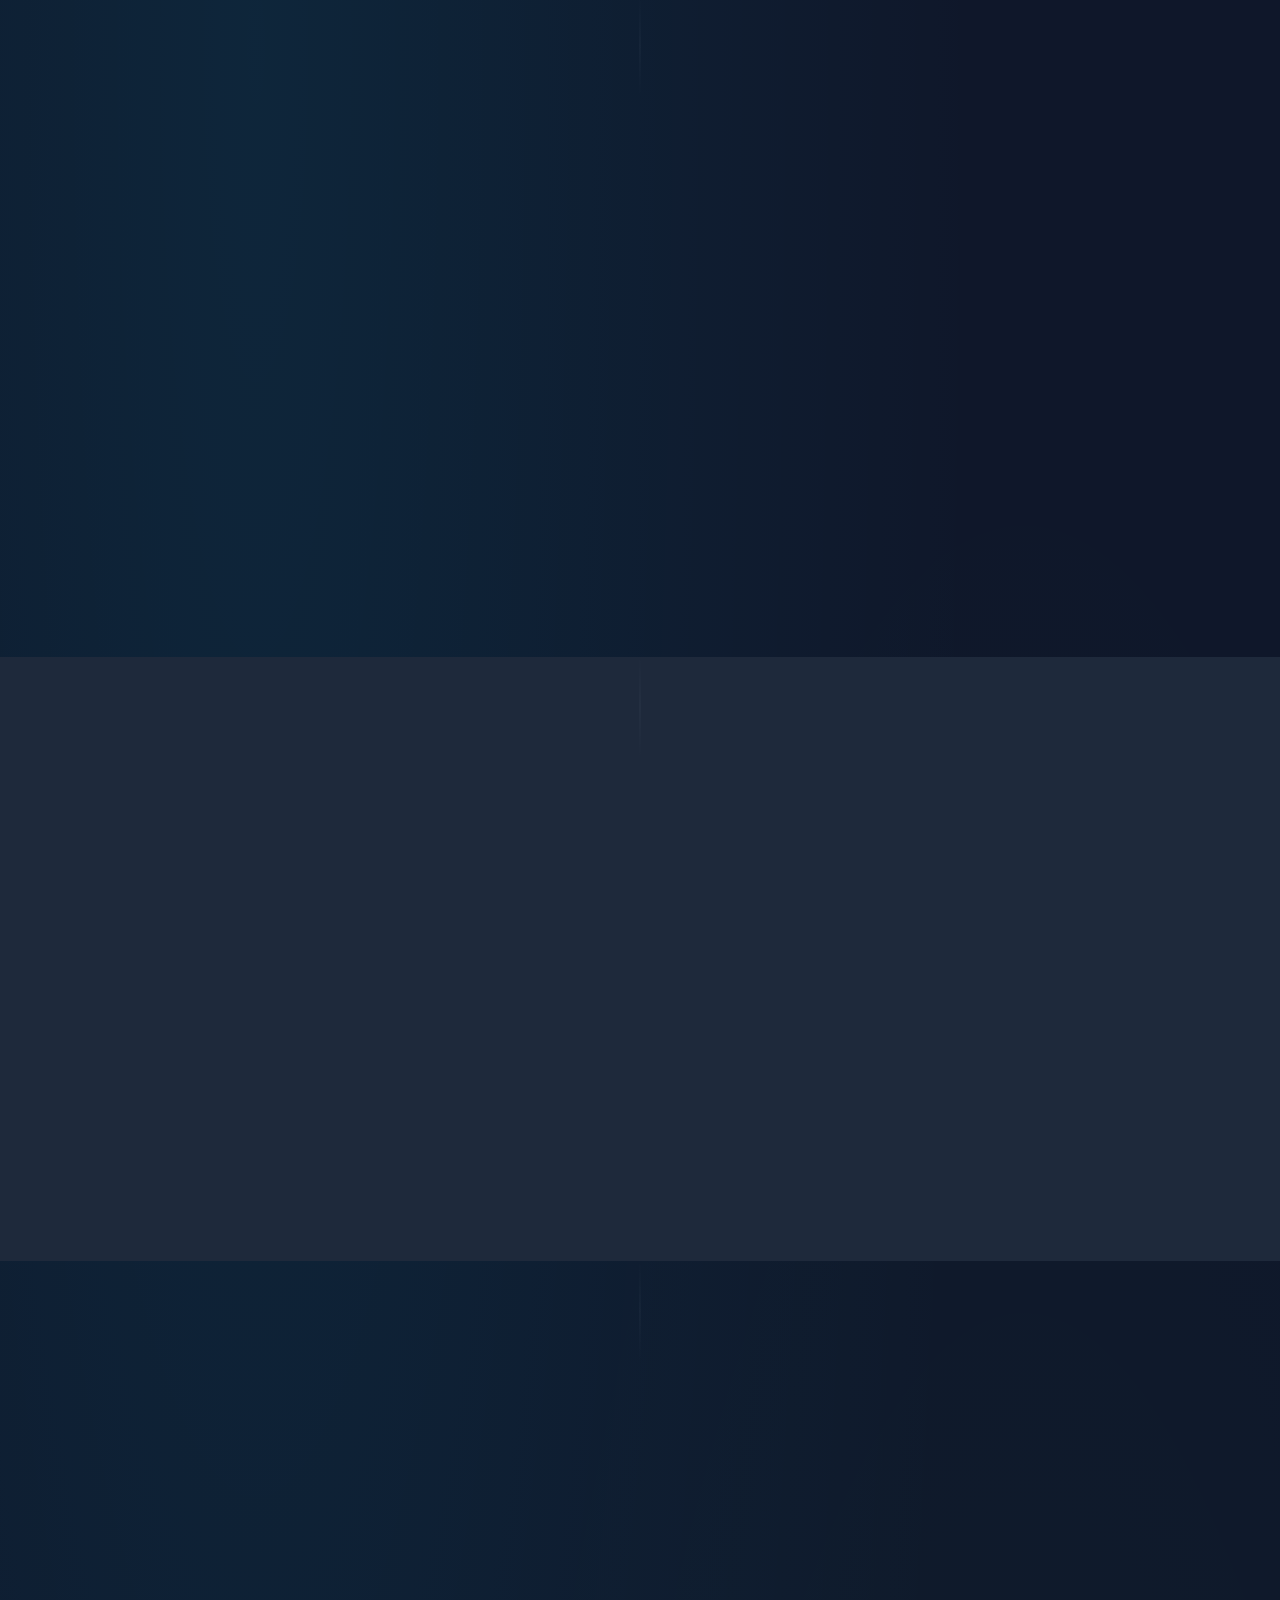
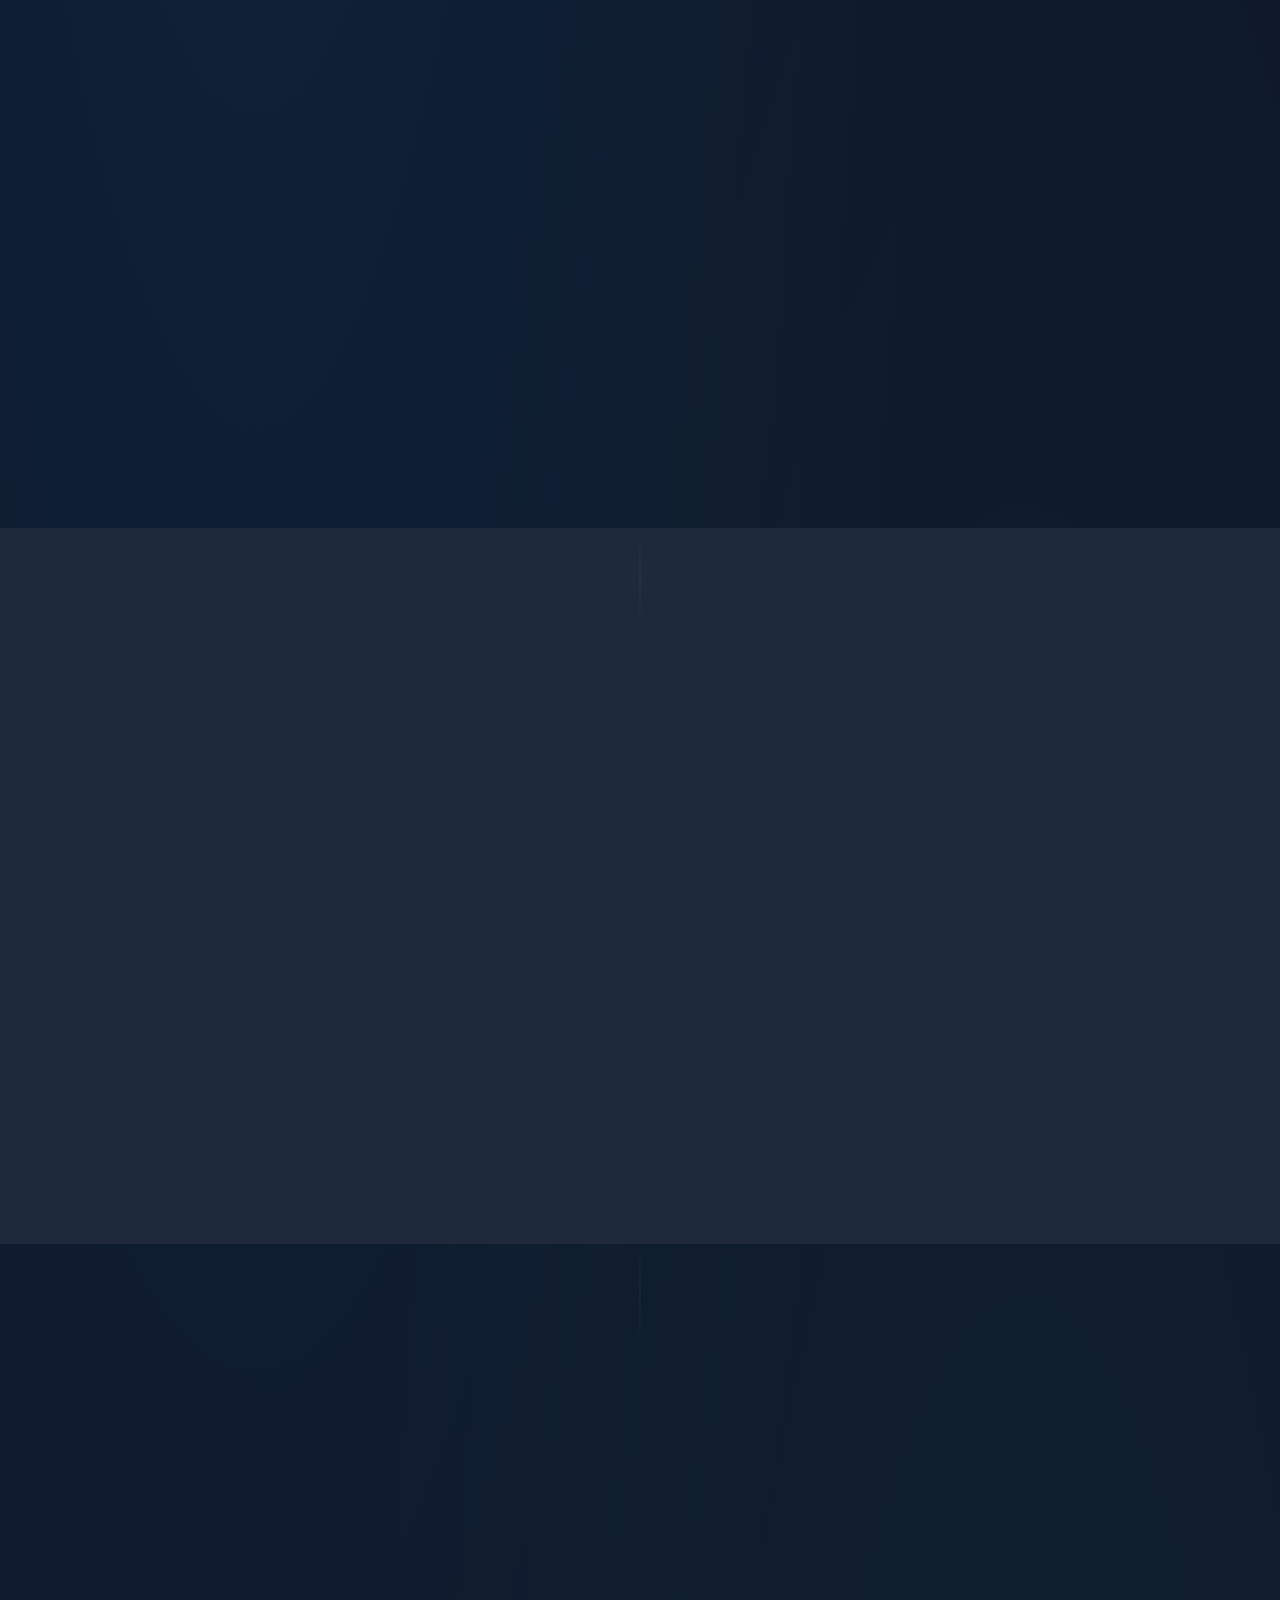
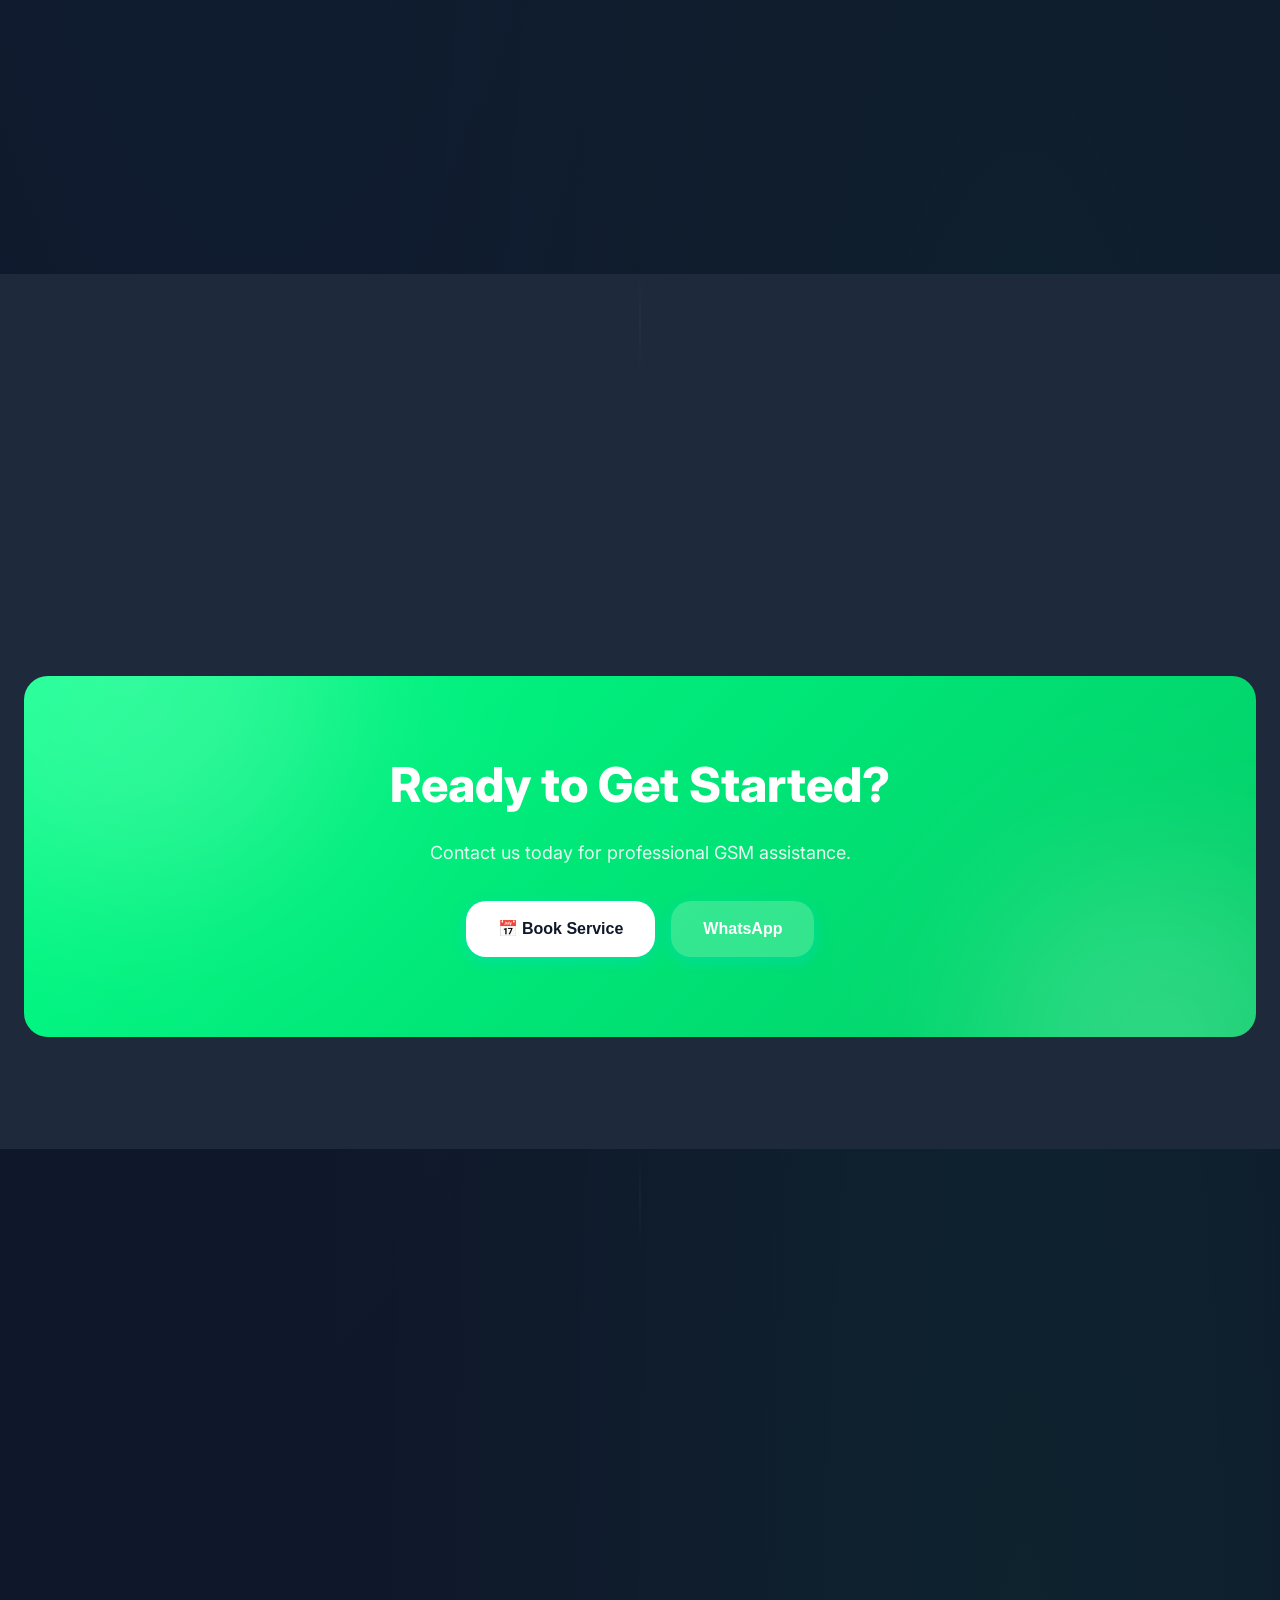
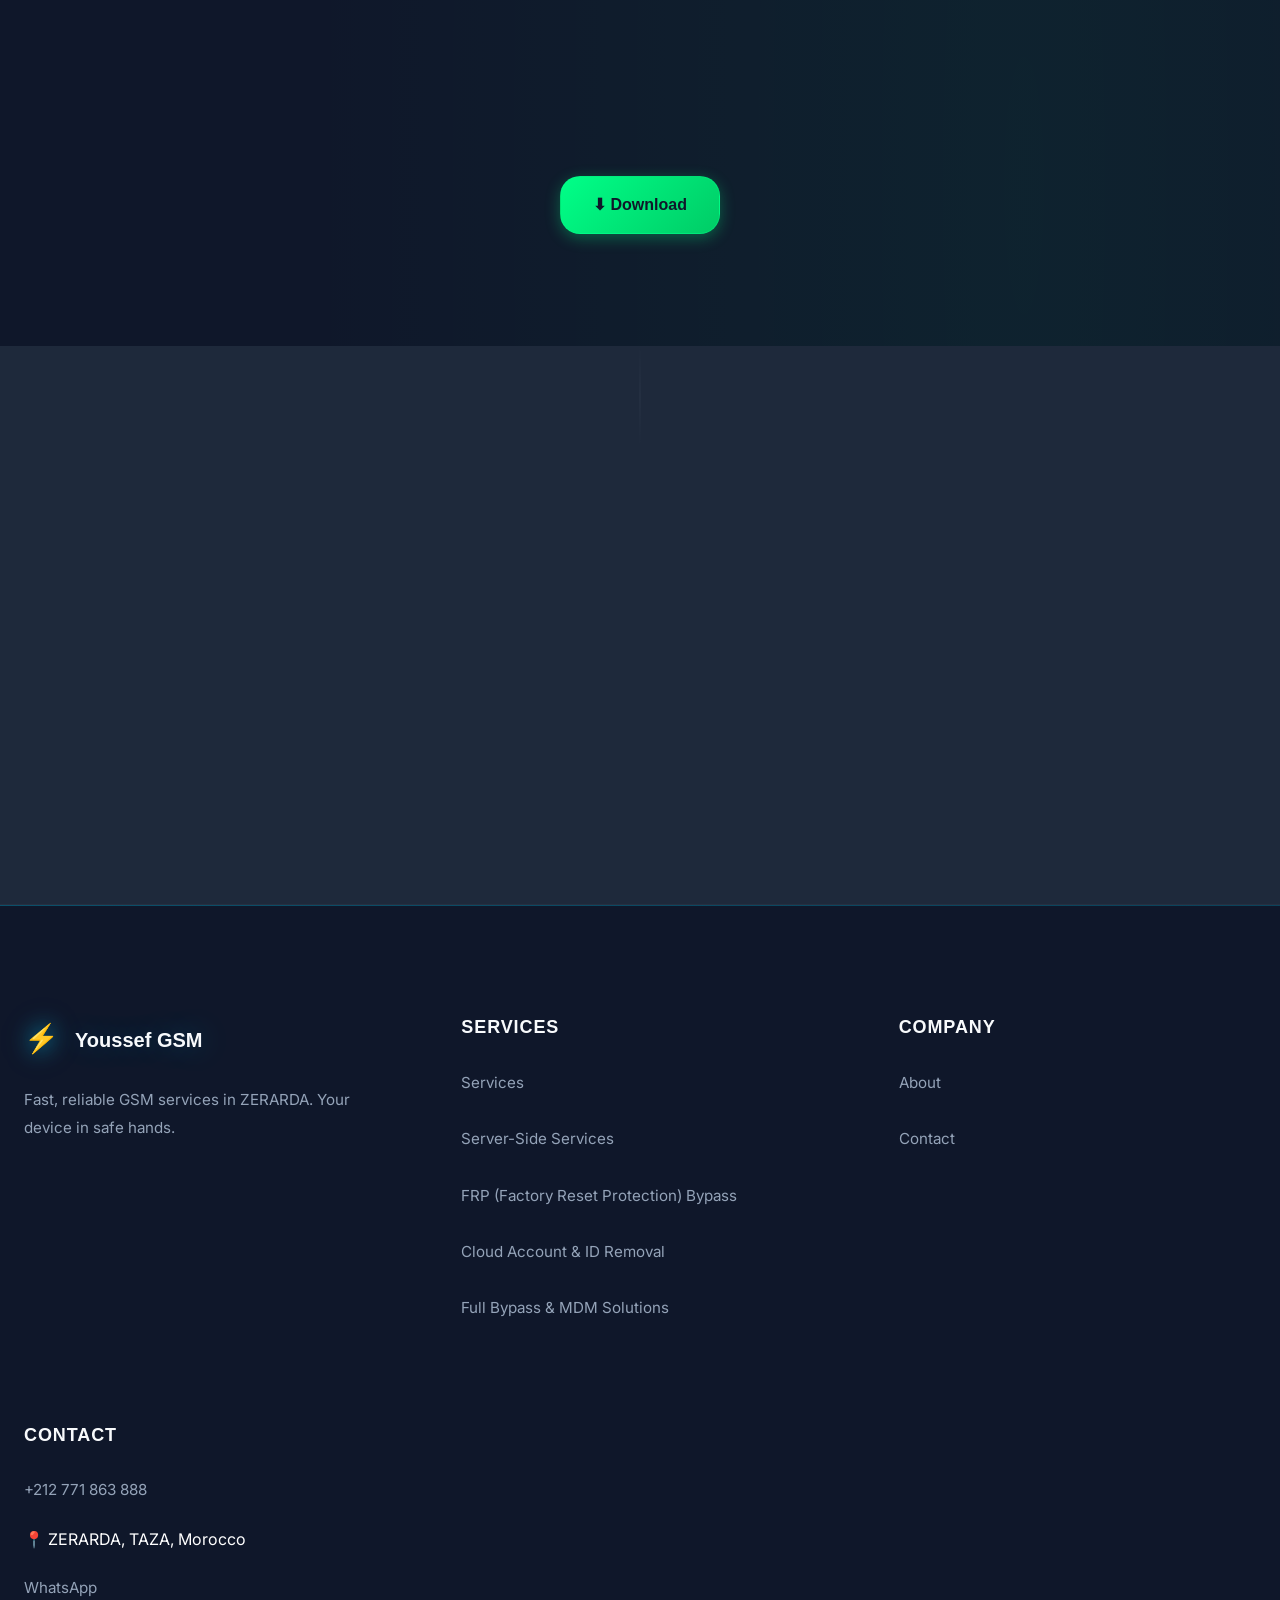
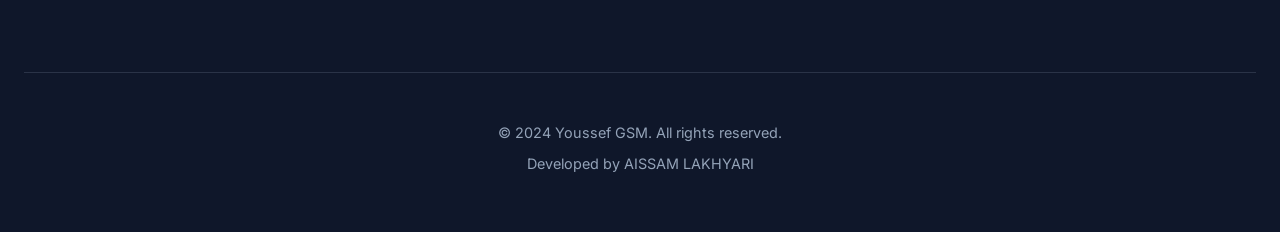
<file: services-modern.html>
<!DOCTYPE html>
<html lang="en" dir="ltr">
<head>
  <meta charset="UTF-8">
  <meta name="viewport" content="width=device-width, initial-scale=1.0">
  <meta name="description" content="Professional GSM services at Youssef GSM in ZERARDA. Tool activations, FRP bypass, cloud account removal, bypass solutions.">
  <title>Professional GSM Services | Youssef GSM – Expert Solutions</title>
  
  <!-- Fonts -->
  <link rel="preconnect" href="https://fonts.googleapis.com">
  <link rel="preconnect" href="https://fonts.gstatic.com" crossorigin>
  <link href="https://fonts.googleapis.com/css2?family=Inter:wght@400;500;600;700;800&display=swap" rel="stylesheet">
  
  <!-- Styles -->
  <link rel="stylesheet" href="css/modern-style.css">
  
  <!-- Favicon -->
  <link rel="icon" href="data:image/svg+xml,<svg xmlns='http://www.w3.org/2000/svg' viewBox='0 0 100 100'><text y='.9em' font-size='90'>⚡</text></svg>">
</head>
<body>

  <!-- ═══ NAVIGATION ═══ -->
  <nav class="navbar" id="navbar">
    <div class="container">
      <a href="index-modern.html" class="nav-logo">
        <div class="nav-logo-icon">⚡</div>
        <span data-i18n="brand_name">Youssef GSM</span>
      </a>
      
      <div class="nav-links" id="nav-links">
        <a href="index-modern.html" data-i18n="nav_home">Home</a>
        <a href="services-modern.html" class="active" data-i18n="nav_services">Services</a>
        <a href="about.html" data-i18n="nav_about">About</a>
        <a href="contact.html" data-i18n="nav_contact">Contact</a>
        
        <div class="lang-switcher">
          <button class="lang-btn" aria-haspopup="true" aria-expanded="false">
            🌐 <span class="current-lang">EN</span> ▾
          </button>
          <div class="lang-dropdown">
            <button class="lang-option active" data-lang="en" data-i18n="lang_en">English (EN)</button>
            <button class="lang-option" data-lang="fr" data-i18n="lang_fr">Français (FR)</button>
            <button class="lang-option" data-lang="ar" data-i18n="lang_ar">العربية (AR)</button>
          </div>
        </div>
        
        <a href="contact.html" class="btn btn-primary btn-sm" data-i18n="nav_book">Book Service</a>
      </div>
      
      <button class="hamburger" id="hamburger" aria-label="Toggle menu">
        <span></span><span></span><span></span>
      </button>
    </div>
  </nav>

  <!-- ═══ PAGE HEADER ═══ -->
  <section class="section" style="padding-top: 120px; padding-bottom: 60px;">
    <div class="container">
      <nav class="breadcrumb" style="display: flex; gap: 12px; align-items: center; color: var(--text-muted); margin-bottom: 24px; font-size: 0.875rem;">
        <a href="index-modern.html" style="color: var(--text-secondary); text-decoration: none;" data-i18n="nav_home">Home</a>
        <span style="color: var(--border-color);">/</span>
        <span style="color: var(--text-primary);" data-i18n="nav_services">Services</span>
      </nav>
      
      <div class="section-header reveal">
        <span class="section-subtitle">Professional Solutions</span>
        <h1 class="section-title" data-i18n="our_word">Our</h1>
        <h1 class="gradient-text section-title" data-i18n="our_services">GSM Services</h1>
        <p class="section-description" data-i18n="services_full_sub">Expert GSM solutions, professional tool activations, and advanced bypass services. Fast turnarounds with warranty.</p>
      </div>
    </div>
  </section>

  <!-- ═══ GSM TOOL ACTIVATIONS ═══ -->
  <section class="section" style="background: var(--bg-secondary);">
    <div class="container">
      <div class="section-header reveal">
        <span class="section-subtitle">Professional Tools</span>
        <h2 class="section-title" data-i18n="gsm_title">Professional Tool Activations</h2>
        <p class="section-description" data-i18n="gsm_sub">We provide instant and official digital activations for industry-leading GSM servicing tools.</p>
      </div>
      
      <div class="services-grid">
        
        <!-- Unlock Tool -->
        <div class="service-card glass reveal">
          <div class="service-icon">🔓</div>
          <h3 data-i18n="gsm_unlock">Unlock Tool</h3>
          <p data-i18n="gsm_unlock_desc">Comprehensive solutions for flashing and unlocking devices from all major manufacturers.</p>
          <div style="margin-top: 16px;">
            <span class="service-time" data-i18n="price_unlock">Starting at 500 DZD</span>
          </div>
        </div>
        
        <!-- Chimera Tool -->
        <div class="service-card glass reveal">
          <div class="service-icon">🔧</div>
          <h3 data-i18n="gsm_chimera">Chimera Tool</h3>
          <p data-i18n="gsm_chimera_desc">Advanced hardware and software repairs for Huawei, Moto, and more device platforms.</p>
          <div style="margin-top: 16px;">
            <span class="service-time" data-i18n="price_chimera">Starting at 1,000 DZD</span>
          </div>
        </div>
        
        <!-- Sigma Plus -->
        <div class="service-card glass reveal">
          <div class="service-icon">⚙️</div>
          <h3 data-i18n="gsm_sigma">Sigma Plus</h3>
          <p data-i18n="gsm_sigma_desc">Professional service for Huawei, Moto, and extended device support.</p>
          <div style="margin-top: 16px;">
            <span class="service-time" data-i18n="price_sigma">Starting at 800 DZD</span>
          </div>
        </div>
        
        <!-- More -->
        <div class="service-card glass reveal">
          <div class="service-icon">🛠️</div>
          <h3 data-i18n="gsm_more">And More</h3>
          <p data-i18n="gsm_more_desc">Support for all major GSM servicing platforms and tools.</p>
          <div style="margin-top: 16px;">
            <a href="contact.html" class="btn btn-primary btn-sm" data-i18n="btn_book">Contact Us</a>
          </div>
        </div>
        
      </div>
    </div>
  </section>

  <!-- ═══ SERVER-SIDE SERVICES ═══ -->
  <section class="section">
    <div class="container">
      <div class="section-header reveal">
        <span class="section-subtitle">Remote Operations</span>
        <h2 class="section-title" data-i18n="server_title">Server-Side Services</h2>
        <p class="section-description" data-i18n="server_sub">High-speed remote operations for mobile devices requiring server-authorized access.</p>
      </div>
      
      <div class="service-card glass reveal" style="max-width: 800px; margin: 0 auto;">
        <div class="service-icon">☁️</div>
        <h3 data-i18n="server_title">Server-Side Operations</h3>
        <p data-i18n="server_desc">We handle complex tasks that standard software cannot perform locally with dedicated server infrastructure. This includes remote unlocking, account management, and specialized repairs.</p>
        <div style="margin-top: 20px;">
          <span class="service-time" data-i18n="price_server">Starting at 1,500 DZD</span>
        </div>
      </div>
    </div>
  </section>

  <!-- ═══ FRP BYPASS ═══ -->
  <section class="section" style="background: var(--bg-secondary);">
    <div class="container">
      <div class="section-header reveal">
        <span class="section-subtitle">Security Solutions</span>
        <h2 class="section-title" data-i18n="frp_title">FRP (Factory Reset Protection) Bypass</h2>
        <p class="section-description" data-i18n="frp_sub">Fast and reliable removal of Google Account locks (FRP) on all major brands. We help you regain access to devices after a factory reset.</p>
      </div>
      
      <div class="service-card glass reveal" style="max-width: 800px; margin: 0 auto;">
        <div class="service-icon">🔓</div>
        <h3 data-i18n="frp_title">FRP (Factory Reset Protection) Bypass</h3>
        <p data-i18n="frp_desc">We help you regain access to devices after a factory reset when original credentials are lost or unknown.</p>
        <div style="margin-top: 20px;">
          <span class="service-time" data-i18n="price_frp">Starting at 500 DZD</span>
        </div>
      </div>
    </div>
  </section>

  <!-- ═══ CLOUD ACCOUNT & ID REMOVAL ═══ -->
  <section class="section">
    <div class="container">
      <div class="section-header reveal">
        <span class="section-subtitle">Account Recovery</span>
        <h2 class="section-title" data-i18n="cloud_title">Cloud Account & ID Removal</h2>
        <p class="section-description" data-i18n="cloud_sub">Specialized services for removing or bypassing manufacturer-specific security locks, including Mi Cloud, Xiaomi Cloud, Samsung Cloud, and device ecosystem locks.</p>
      </div>
      
      <div class="services-grid">
        
        <!-- Mi Cloud -->
        <div class="service-card glass reveal">
          <div class="service-icon">☁️</div>
          <h3 data-i18n="cloud_mi">Mi Cloud & Xiaomi Cloud</h3>
          <p data-i18n="cloud_mi_desc">Full authorization and account removal with data preservation options.</p>
          <div style="margin-top: 16px;">
            <span class="service-time" data-i18n="price_cloud">Starting at 800 DZD</span>
          </div>
        </div>
        
        <!-- Samsung Cloud -->
        <div class="service-card glass reveal">
          <div class="service-icon">📱</div>
          <h3 data-i18n="cloud_samsung">Samsung Cloud</h3>
          <p data-i18n="cloud_samsung_desc">Security bypass and complete account clearing services.</p>
          <div style="margin-top: 16px;">
            <span class="service-time" data-i18n="price_cloud">Starting at 800 DZD</span>
          </div>
        </div>
        
        <!-- Device Accounts -->
        <div class="service-card glass reveal">
          <div class="service-icon">🔐</div>
          <h3 data-i18n="cloud_device">Device Accounts</h3>
          <p data-i18n="cloud_device_desc">Solutions for all major smartphone brand ecosystem locks.</p>
          <div style="margin-top: 16px;">
            <span class="service-time" data-i18n="price_cloud">Starting at 800 DZD</span>
          </div>
        </div>
        
      </div>
    </div>
  </section>

  <!-- ═══ BYPASS & MDM SOLUTIONS ═══ -->
  <section class="section" style="background: var(--bg-secondary);">
    <div class="container">
      <div class="section-header reveal">
        <span class="section-subtitle">Advanced Unlocking</span>
        <h2 class="section-title" data-i18n="bypass_title">Full Bypass & MDM Solutions</h2>
        <p class="section-description" data-i18n="bypass_sub">Advanced bypass services for restricted and enterprise-locked devices.</p>
      </div>
      
      <div class="services-grid">
        
        <!-- Full Bypass -->
        <div class="service-card glass reveal">
          <div class="service-icon">🔓</div>
          <h3 data-i18n="bypass_full">Full Bypass</h3>
          <p data-i18n="bypass_full_desc">Restoring complete functionality to locked handsets with professional bypass techniques.</p>
          <div style="margin-top: 16px;">
            <span class="service-time" data-i18n="price_bypass_full">Starting at 2,000 DZD</span>
          </div>
        </div>
        
        <!-- MDM Bypass -->
        <div class="service-card glass reveal">
          <div class="service-icon">🏢</div>
          <h3 data-i18n="bypass_mdm">MDM Bypass</h3>
          <p data-i18n="bypass_mdm_desc">Removing Mobile Device Management profiles for enterprise-locked devices.</p>
          <div style="margin-top: 16px;">
            <span class="service-time" data-i18n="price_bypass_mdm">Starting at 1,500 DZD</span>
          </div>
        </div>
        
      </div>
    </div>
  </section>

  <!-- ═══ WEBSITE DEVELOPMENT ═══ -->
  <section class="section">
    <div class="container">
      <div class="section-header reveal">
        <span class="section-subtitle">Digital Identity</span>
        <h2 class="section-title" data-i18n="web_title">Professional Website Development</h2>
        <p class="section-description" data-i18n="web_sub">We don't just fix phones; we build digital identities for GSM businesses. Professional web design and development for all types of platforms.</p>
      </div>
      
      <div class="service-card glass reveal" style="max-width: 800px; margin: 0 auto;">
        <div class="service-icon">💻</div>
        <h3 data-i18n="web_title">Professional Website Development</h3>
        <p data-i18n="web_desc">Professional web design and development for all types of platforms, tailored specifically for businesses and service providers.</p>
        <div style="margin-top: 20px;">
          <span class="service-time" data-i18n="price_web">Starting at 10,000 DZD</span>
        </div>
      </div>
    </div>
  </section>

  <!-- ═══ DIRECT SUPPORT ═══ -->
  <section class="section" style="background: var(--bg-secondary);">
    <div class="container">
      <div class="section-header reveal">
        <span class="section-subtitle">24/7 Assistance</span>
        <h2 class="section-title" data-i18n="support_title">Direct WhatsApp Support</h2>
        <p class="section-description" data-i18n="support_desc">Every service includes a direct link to our WhatsApp Support, ensuring you have a real-time connection for technical inquiries and order processing.</p>
      </div>
      
      <div class="cta-section" style="position: relative; padding: 80px 0; overflow: hidden; border-radius: 24px; background: var(--gradient-secondary); text-align: center;">
        <div style="position: relative; z-index: 1;">
          <h2 style="font-family: var(--font-display); font-size: clamp(2rem, 4vw, 3rem); font-weight: 800; line-height: 1.2; margin-bottom: 24px; color: white;" data-i18n="cta_title">Ready to Get Started?</h2>
          <p style="font-size: 1.125rem; color: rgba(255, 255, 255, 0.9); max-width: 540px; margin: 0 auto 32px; line-height: 1.7;" data-i18n="cta_sub">Book your GSM service today and get back to what matters most.</p>
          <div style="display: flex; gap: 16px; justify-content: center; flex-wrap: wrap;">
            <a href="contact.html" class="btn" style="background: white; color: var(--secondary); width: auto;" data-i18n="btn_book">📅 Book Now</a>
            <a href="https://wa.me/212690992767" class="btn" style="background: rgba(255, 255, 255, 0.2); color: white; border-color: rgba(255, 255, 255, 0.3); width: auto;" data-i18n="footer_whatsapp">💬 WhatsApp</a>
          </div>
        </div>
        <!-- Background decoration -->
        <div style="position: absolute; width: 400px; height: 400px; background: rgba(255, 255, 255, 0.1); border-radius: 50%; filter: blur(80px); top: -200px; left: -100px;"></div>
        <div style="position: absolute; width: 300px; height: 300px; background: rgba(255, 255, 255, 0.1); border-radius: 50%; filter: blur(80px); bottom: -150px; right: -50px;"></div>
      </div>
    </div>
  </section>

  <!-- ═══ TOOL UPDATE BANNER ═══ -->
  <section class="section">
    <div class="container">
      <div class="glass reveal" style="padding: 40px; border-radius: 20px; border: 2px solid var(--accent); text-align: center; background: var(--bg-tertiary);">
        <div style="font-size: 1.5rem; margin-bottom: 12px;">🔓</div>
        <h3 style="font-size: 1.5rem; margin-bottom: 12px;" data-i18n="unlocktool_date">UnlockTool 2026.02.25.0 Released Update!</h3>
        <div style="display: flex; gap: 20px; justify-content: center; flex-wrap: wrap;">
          <span style="color: var(--accent); font-weight: 700;" data-i18n="unlocktool_ver">Released Update</span>
        </div>
        <div style="margin-top: 16px; padding-top: 16px; border-top: 1px solid var(--border-color);">
          <span style="font-weight: 700; color: var(--text-primary);">✅</span>
          <span style="margin-left: 8px;" data-i18n="unlocktool_features">Improved Loader — UFS Storage, Erase FRP, Factory Reset</span>
        </div>
      </div>
      
      <div class="glass reveal" style="padding: 40px; border-radius: 20px; border: 2px solid var(--primary); text-align: center; background: var(--bg-tertiary);">
        <div style="font-size: 1.5rem; margin-bottom: 12px;">📱</div>
        <h3 style="font-size: 1.5rem; margin-bottom: 12px;" data-i18n="oppo_title">OPPO / REALME — SDM665 Support Added</h3>
        <div style="margin-top: 16px; padding-top: 16px; border-top: 1px solid var(--border-color);">
          <span style="font-weight: 700; color: var(--text-primary);">✅</span>
          <span style="margin-left: 8px;" data-i18n="oppo_features">Improved Loader — UFS Storage, Erase FRP, Factory Reset</span>
        </div>
      </div>
      
      <div style="text-align: center; margin-top: 40px;">
        <a href="contact.html" class="btn btn-accent" style="display: inline-flex;" data-i18n="btn_download">⬇ <span data-i18n="download_unlock">Download UnlockTool Software</span></a>
      </div>
    </div>
  </section>

  <!-- ═══ SUPPORTED MODELS ═══ -->
  <section class="section" style="background: var(--bg-secondary);">
    <div class="container">
      <div class="section-header reveal">
        <span class="section-subtitle">Device Compatibility</span>
        <h2 class="section-title" data-i18n="oppo_models">Supported Models</h2>
      </div>
      
      <div class="glass reveal" style="padding: 40px; border-radius: 20px; border: 1px solid var(--border-color);">
        <p style="font-size: 1.125rem; color: var(--text-secondary); text-align: center; margin-bottom: 24px;" data-i18n="oppo_models">Oppo A5 2020, A9 2020, A52, A72, A92</p>
      </div>
    </div>
  </section>

  <!-- ═══ FOOTER ═══ -->
  <footer class="footer">
    <div class="container">
      <div class="footer-content">
        <div class="footer-brand">
          <a href="index-modern.html" class="nav-logo">
            <div class="nav-logo-icon">⚡</div>
            <span data-i18n="brand_name">Youssef GSM</span>
          </a>
          <p data-i18n="footer_desc">Fast, reliable GSM services in ZERARDA. Your device in safe hands.</p>
        </div>
        
        <div class="footer-section">
          <h4 data-i18n="footer_services">Services</h4>
          <ul class="footer-links">
            <li><a href="services-modern.html" data-i18n="nav_services">GSM Tools</a></li>
            <li><a href="services-modern.html#server" data-i18n="server_title">Server-Side</a></li>
            <li><a href="services-modern.html#frp" data-i18n="frp_title">FRP Bypass</a></li>
            <li><a href="services-modern.html#cloud" data-i18n="cloud_title">Cloud Removal</a></li>
            <li><a href="services-modern.html#bypass" data-i18n="bypass_title">Bypass & MDM</a></li>
          </ul>
        </div>
        
        <div class="footer-section">
          <h4 data-i18n="footer_company">Company</h4>
          <ul class="footer-links">
            <li><a href="about.html" data-i18n="nav_about">About Us</a></li>
            <li><a href="contact.html" data-i18n="nav_contact">Contact</a></li>
          </ul>
        </div>
        
        <div class="footer-section">
          <h4 data-i18n="footer_contact">Contact</h4>
          <ul class="footer-links">
            <li><a href="tel:+212690992767" data-i18n="footer_phone">+212 690 99 27 67</a></li>
            <li>📍 <span data-i18n="footer_location">ZERARDA, Algeria</span></li>
            <li><a href="https://wa.me/212690992767" data-i18n="footer_whatsapp">WhatsApp</a></li>
          </ul>
        </div>
      </div>
      
      <div class="footer-credits">
        <p>&copy; 2024 Youssef GSM. <span data-i18n="footer_rights">All rights reserved.</span></p>
        <p data-i18n="footer_made">Developed by AISSAM LAKHYARI</p>
      </div>
    </div>
  </footer>

  <!-- ═══ SCRIPTS ═══ -->
  <script src="js/modern-main-full-v2.js"></script>
</body>
</html>
</file>
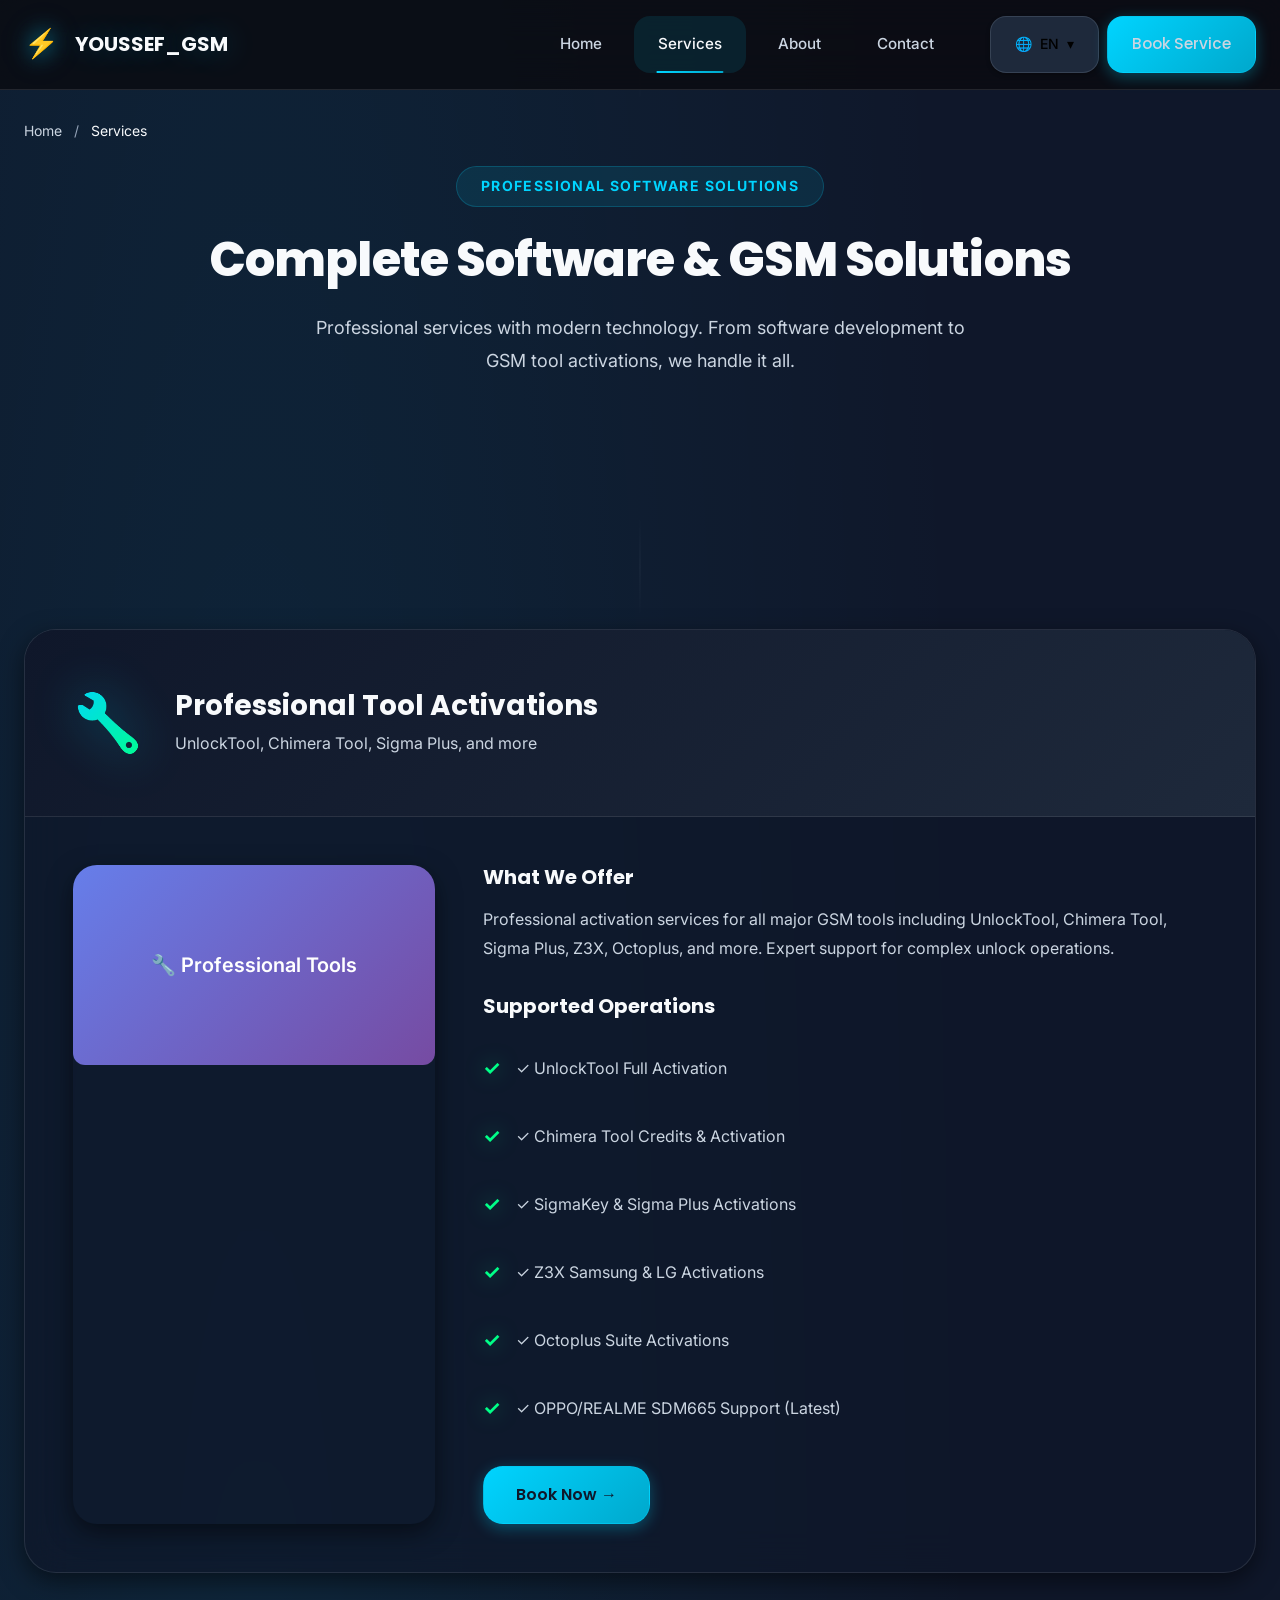
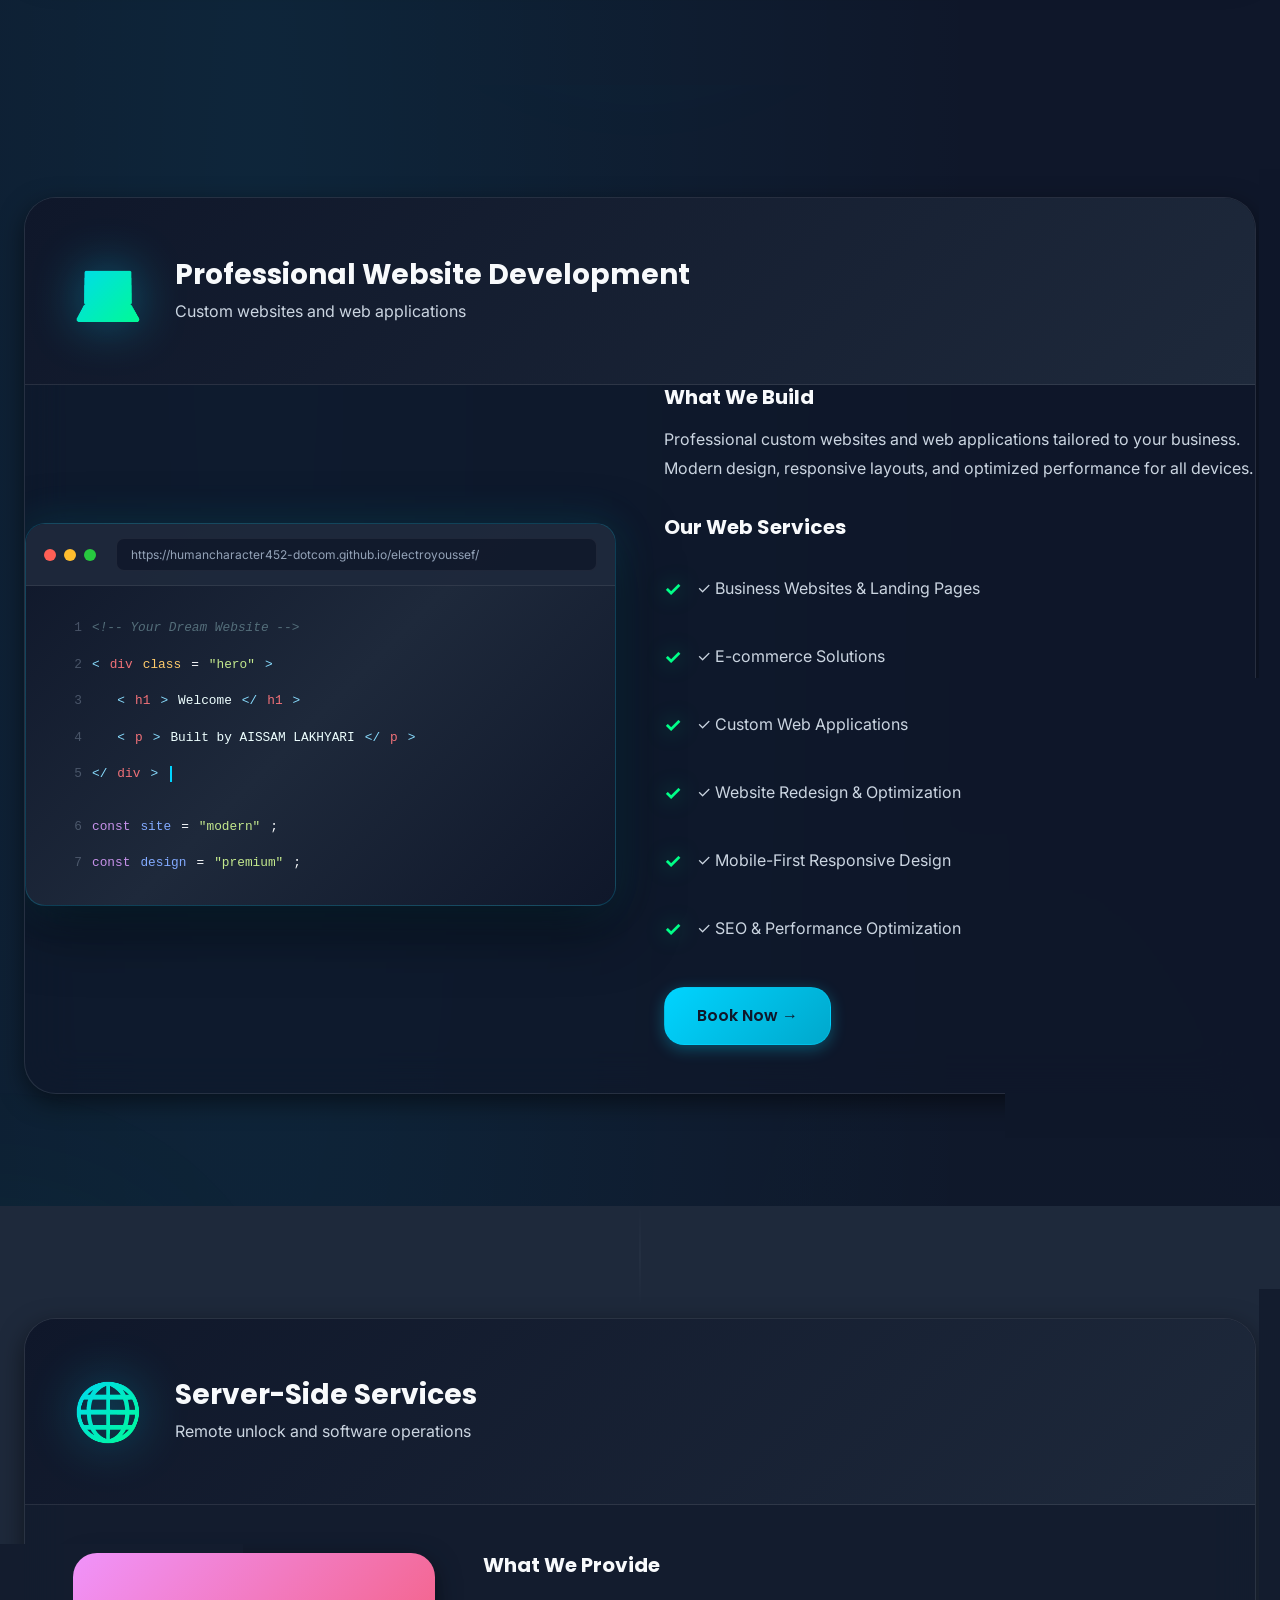
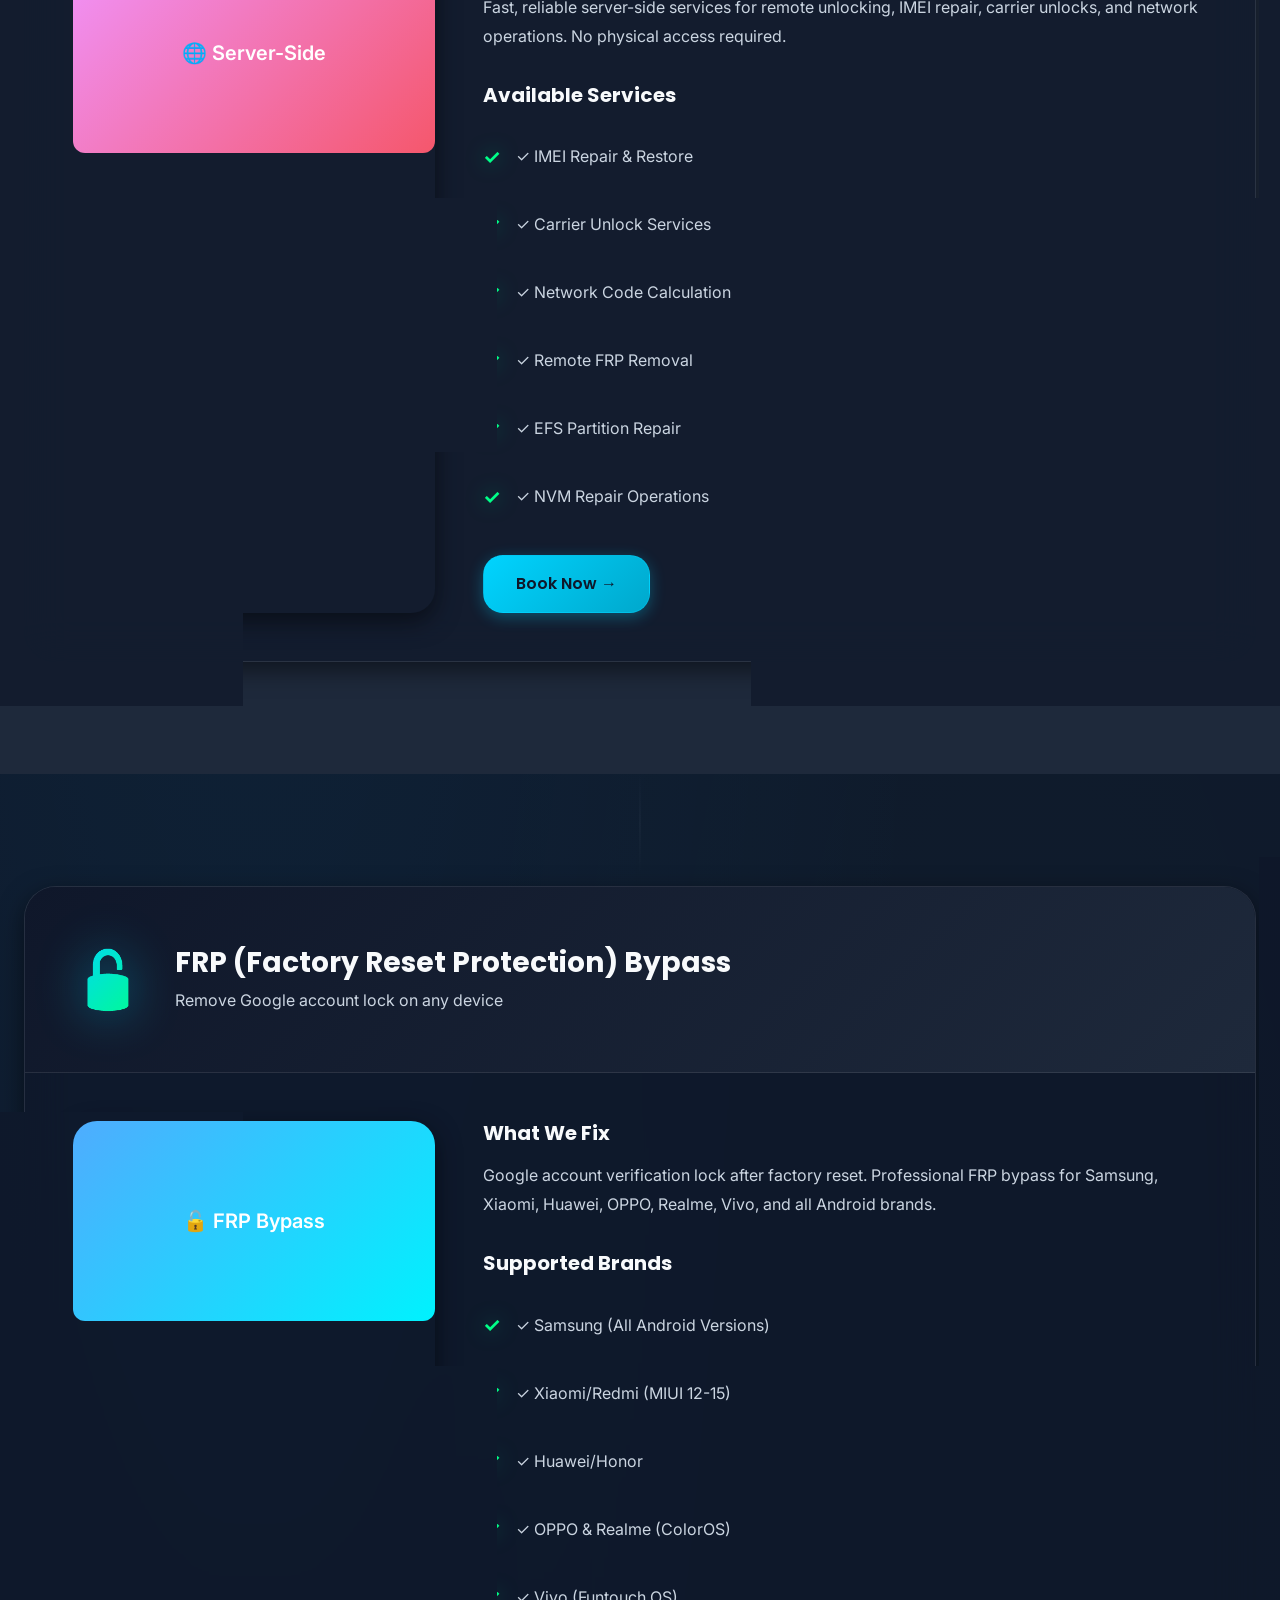
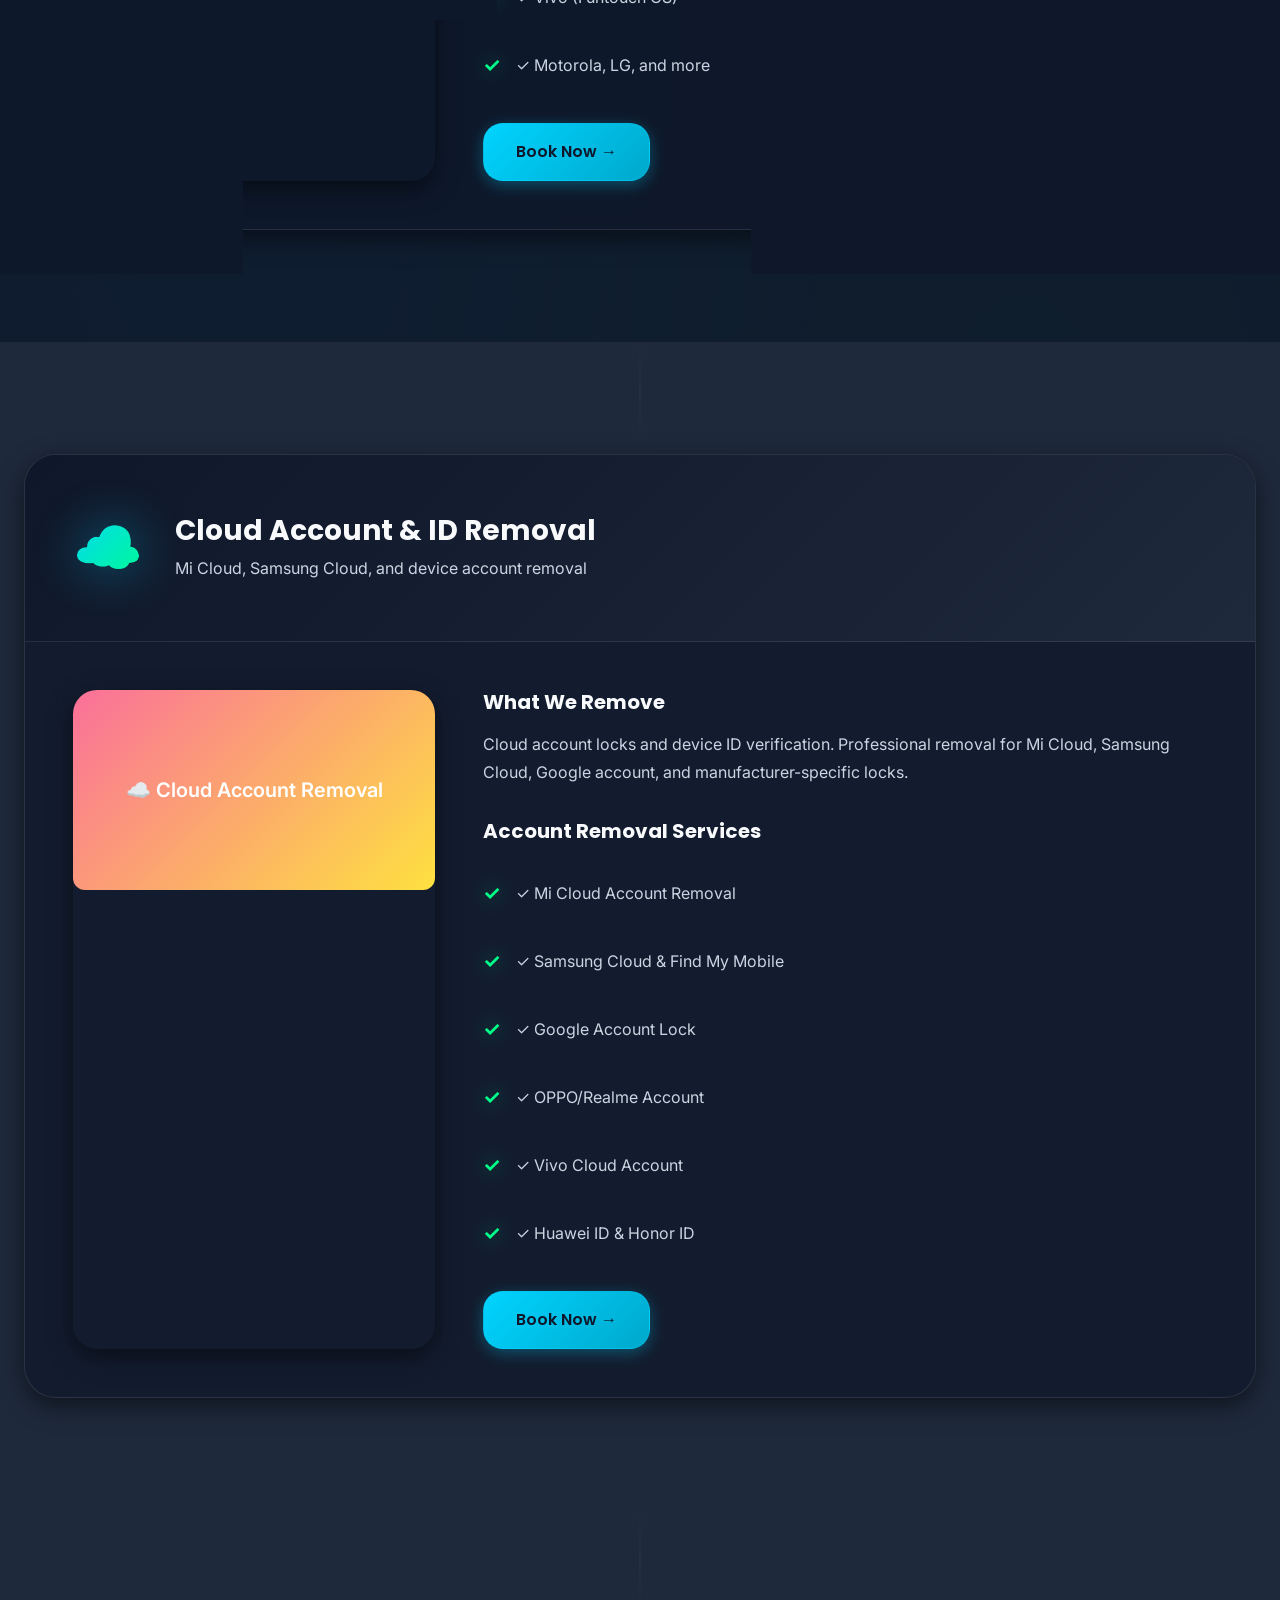
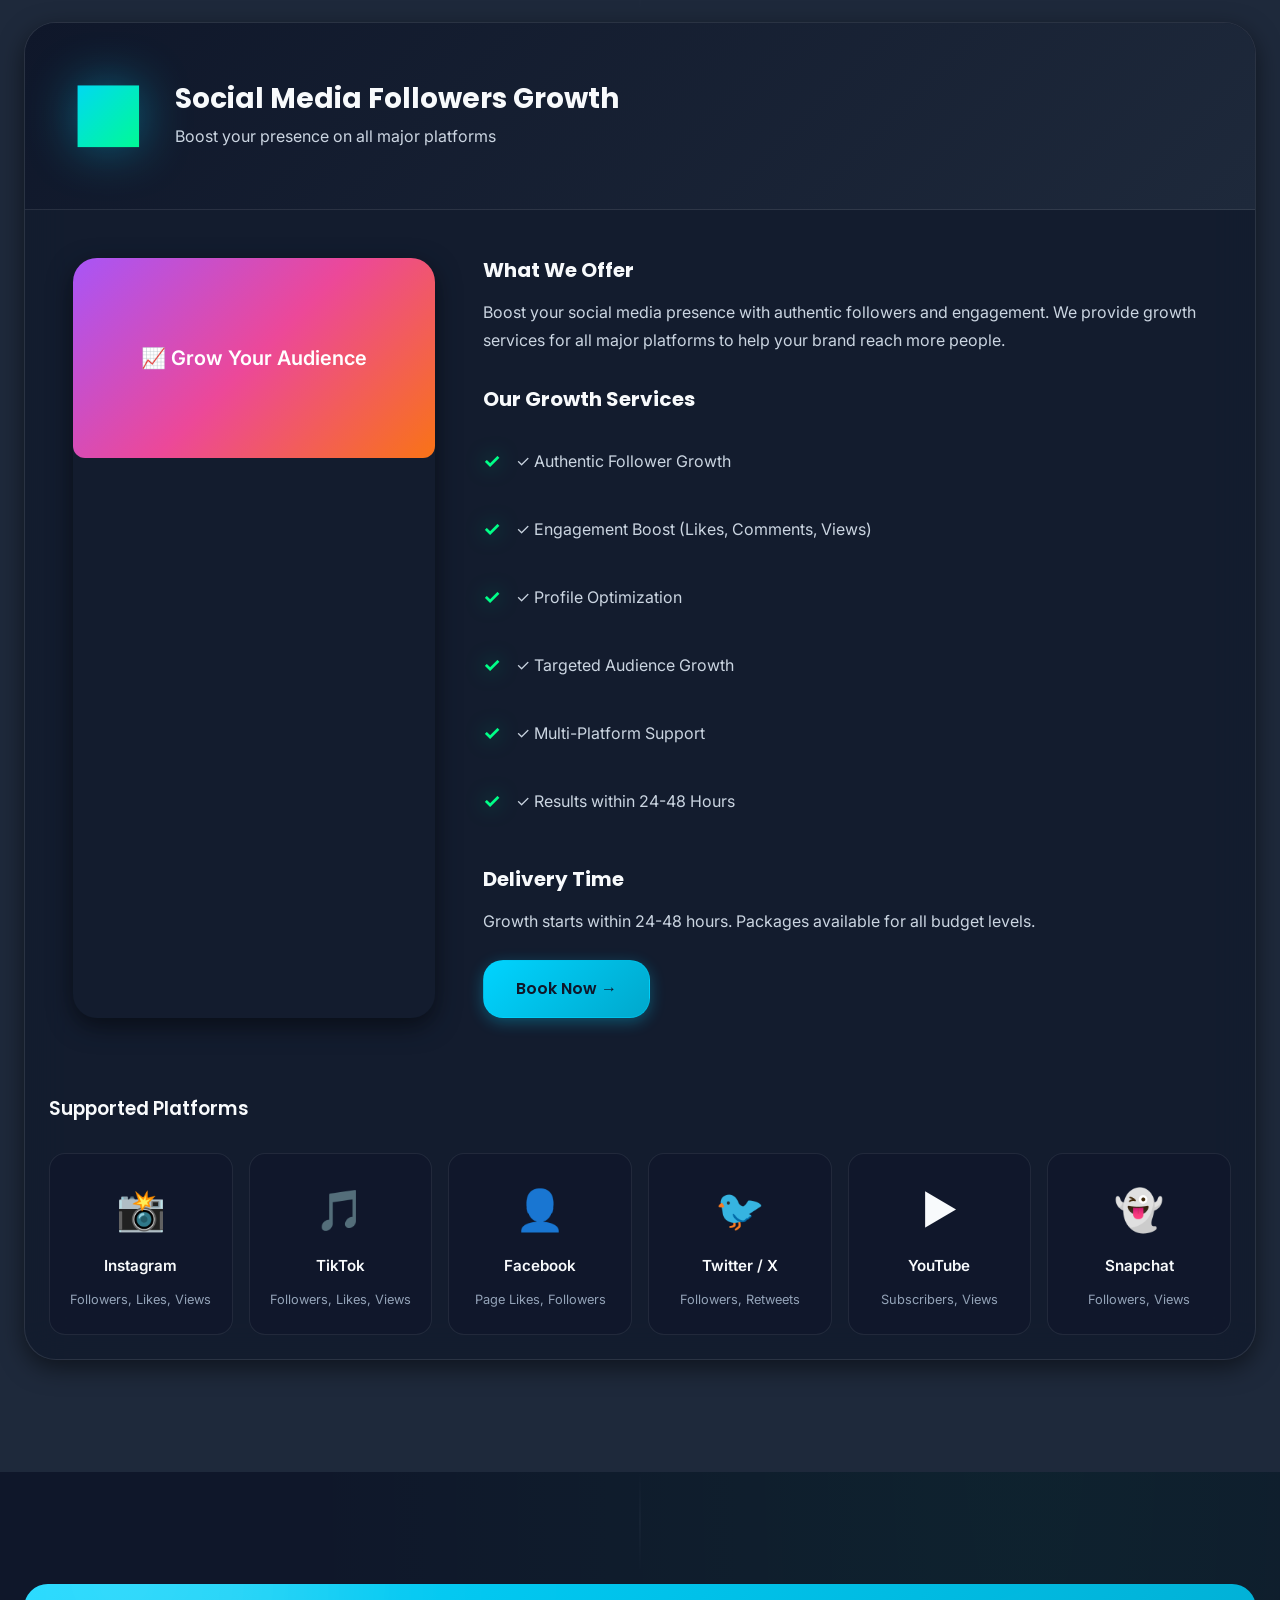
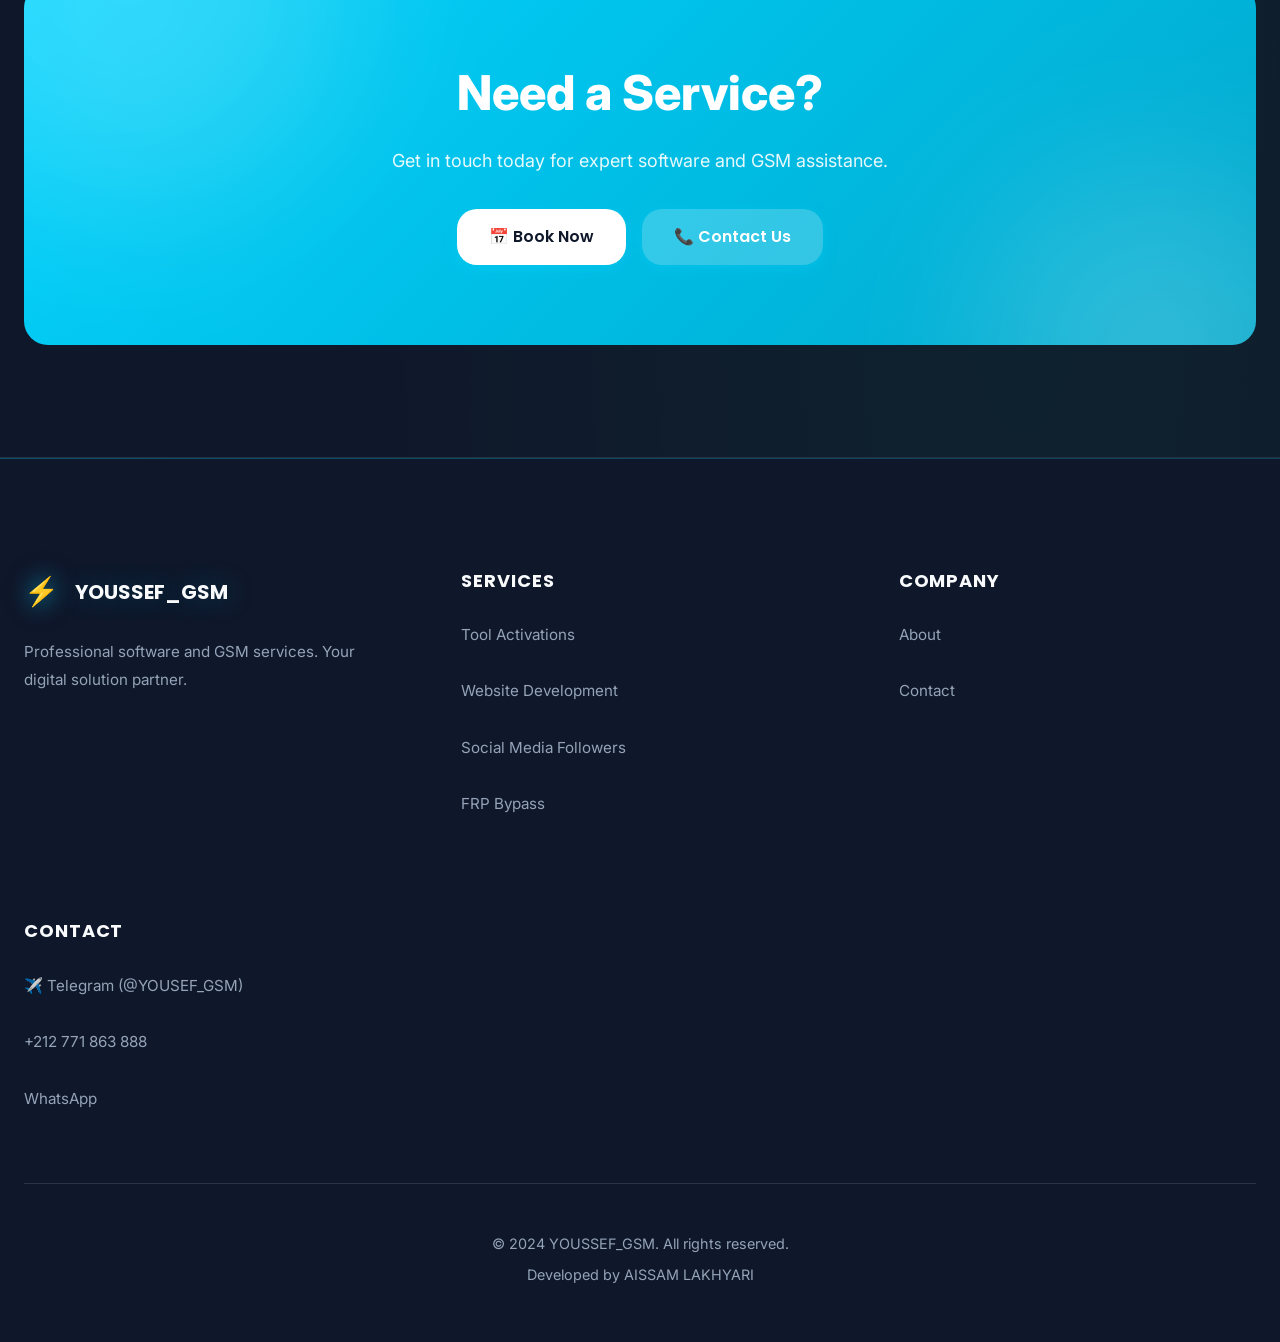
<file: services.html>
<!DOCTYPE html>
<html lang="en" dir="ltr">
<head>
  <meta charset="UTF-8">
  <meta name="viewport" content="width=device-width, initial-scale=1.0">
  <meta name="description" content="Professional software services at YOUSSEF_GSM. GSM tool activations, FRP bypass, cloud account removal, website development, and social media growth.">
  <title>Services | YOUSSEF_GSM</title>

  <!-- Fonts -->
  <link rel="preconnect" href="https://fonts.googleapis.com">
  <link rel="preconnect" href="https://fonts.gstatic.com" crossorigin>
  <link href="https://fonts.googleapis.com/css2?family=Inter:wght@400;500;600;700&family=Poppins:wght@400;500;600;700;800&display=swap" rel="stylesheet">

  <!-- Styles -->
  <link rel="stylesheet" href="css/modern-style.css">

  <!-- Favicon -->
  <link rel="icon" href="data:image/svg+xml,<svg xmlns='http://www.w3.org/2000/svg' viewBox='0 0 100 100'><text y='.9em' font-size='90'>⚡</text></svg>">

  <style>
    /* === PREMIUM WEBSITE DEV SECTION === */
    .web-dev-showcase {
      position: relative;
      overflow: hidden;
    }
    .web-dev-showcase::before {
      content: '';
      position: absolute;
      top: -50%;
      right: -30%;
      width: 600px;
      height: 600px;
      background: radial-gradient(circle, rgba(0, 212, 255, 0.12) 0%, transparent 70%);
      filter: blur(60px);
      animation: floatOrb 15s ease-in-out infinite;
    }
    .web-dev-showcase::after {
      content: '';
      position: absolute;
      bottom: -40%;
      left: -20%;
      width: 500px;
      height: 500px;
      background: radial-gradient(circle, rgba(0, 255, 136, 0.08) 0%, transparent 70%);
      filter: blur(80px);
      animation: floatOrb 20s ease-in-out infinite reverse;
    }
    @keyframes floatOrb {
      0%, 100% { transform: translate(0, 0); }
      50% { transform: translate(30px, -20px); }
    }
    .web-dev-inner {
      position: relative;
      z-index: 2;
    }
    .web-dev-hero {
      display: grid;
      grid-template-columns: 1fr 1fr;
      gap: 3rem;
      align-items: center;
      margin-bottom: 3rem;
    }
    .web-dev-visual {
      position: relative;
      border-radius: 20px;
      overflow: hidden;
      background: linear-gradient(135deg, #0f172a 0%, #1e293b 50%, #0f172a 100%);
      border: 1px solid rgba(0, 212, 255, 0.2);
      box-shadow: 0 20px 60px rgba(0, 0, 0, 0.5), 0 0 40px rgba(0, 212, 255, 0.15);
      min-height: 380px;
      display: flex;
      flex-direction: column;
    }
    .browser-bar {
      display: flex;
      align-items: center;
      gap: 8px;
      padding: 14px 18px;
      background: rgba(30, 41, 59, 0.95);
      border-bottom: 1px solid rgba(255, 255, 255, 0.08);
    }
    .browser-dot {
      width: 12px;
      height: 12px;
      border-radius: 50%;
    }
    .browser-dot:nth-child(1) { background: #ff5f56; }
    .browser-dot:nth-child(2) { background: #ffbd2e; }
    .browser-dot:nth-child(3) { background: #27c93f; }
    .browser-url {
      flex: 1;
      margin-left: 12px;
      padding: 6px 14px;
      background: rgba(15, 23, 42, 0.8);
      border-radius: 8px;
      font-size: 0.75rem;
      color: var(--text-muted);
      border: 1px solid rgba(255, 255, 255, 0.06);
    }
    .browser-content {
      flex: 1;
      padding: 2rem;
      display: flex;
      flex-direction: column;
      gap: 1rem;
    }
    .code-line {
      display: flex;
      align-items: center;
      gap: 10px;
      font-family: 'Courier New', monospace;
      font-size: 0.8rem;
    }
    .code-line .line-num {
      color: var(--text-muted);
      opacity: 0.4;
      min-width: 24px;
      text-align: right;
    }
    .code-keyword { color: #c792ea; }
    .code-tag { color: #f07178; }
    .code-attr { color: #ffcb6b; }
    .code-string { color: #c3e88d; }
    .code-comment { color: #546e7a; font-style: italic; }
    .code-bracket { color: #89ddff; }
    .typing-cursor {
      display: inline-block;
      width: 2px;
      height: 16px;
      background: var(--accent);
      animation: blink 1s infinite;
      vertical-align: middle;
      margin-left: 2px;
    }
    @keyframes blink {
      0%, 100% { opacity: 1; }
      50% { opacity: 0; }
    }

    .tech-stack {
      display: grid;
      grid-template-columns: repeat(auto-fit, minmax(140px, 1fr));
      gap: 1rem;
      margin-top: 2rem;
    }
    .tech-item {
      display: flex;
      align-items: center;
      gap: 10px;
      padding: 14px 18px;
      background: rgba(15, 23, 42, 0.6);
      border: 1px solid rgba(255, 255, 255, 0.08);
      border-radius: 12px;
      transition: all 0.3s ease;
      font-size: 0.9rem;
      font-weight: 500;
      color: var(--text-secondary);
    }
    .tech-item:hover {
      border-color: rgba(0, 212, 255, 0.4);
      background: rgba(0, 212, 255, 0.08);
      transform: translateY(-3px);
      box-shadow: 0 8px 20px rgba(0, 212, 255, 0.15);
      color: var(--text-primary);
    }
    .tech-icon {
      font-size: 1.5rem;
    }
    .process-timeline {
      display: grid;
      grid-template-columns: repeat(auto-fit, minmax(200px, 1fr));
      gap: 1.5rem;
      margin-top: 2rem;
    }
    .process-step {
      position: relative;
      padding: 1.5rem;
      background: rgba(15, 23, 42, 0.5);
      border: 1px solid rgba(255, 255, 255, 0.08);
      border-radius: 16px;
      text-align: center;
      transition: all 0.3s ease;
    }
    .process-step:hover {
      border-color: rgba(0, 212, 255, 0.3);
      transform: translateY(-5px);
      box-shadow: 0 12px 30px rgba(0, 0, 0, 0.3);
    }
    .process-num {
      display: inline-flex;
      align-items: center;
      justify-content: center;
      width: 40px;
      height: 40px;
      border-radius: 50%;
      background: var(--gradient-primary);
      color: var(--bg-primary);
      font-weight: 800;
      font-size: 1.1rem;
      margin-bottom: 1rem;
      box-shadow: 0 0 20px rgba(0, 212, 255, 0.4);
    }
    .process-step h4 {
      font-size: 1rem;
      margin-bottom: 0.5rem;
      color: var(--text-primary);
    }
    .process-step p {
      font-size: 0.85rem;
      color: var(--text-muted);
      line-height: 1.6;
    }

    /* === SOCIAL MEDIA FOLLOWERS SECTION === */
    .social-platforms {
      display: grid;
      grid-template-columns: repeat(auto-fit, minmax(160px, 1fr));
      gap: 1rem;
      margin-top: 2rem;
    }
    .platform-card {
      display: flex;
      flex-direction: column;
      align-items: center;
      gap: 12px;
      padding: 1.5rem 1rem;
      background: rgba(15, 23, 42, 0.6);
      border: 1px solid rgba(255, 255, 255, 0.08);
      border-radius: 16px;
      transition: all 0.3s ease;
      cursor: default;
    }
    .platform-card:hover {
      transform: translateY(-5px);
      box-shadow: 0 12px 30px rgba(0, 0, 0, 0.3);
    }
    .platform-card:nth-child(1):hover { border-color: #E1306C; box-shadow: 0 0 25px rgba(225, 48, 108, 0.3); }
    .platform-card:nth-child(2):hover { border-color: #00f2ea; box-shadow: 0 0 25px rgba(0, 242, 234, 0.3); }
    .platform-card:nth-child(3):hover { border-color: #1877f2; box-shadow: 0 0 25px rgba(24, 119, 242, 0.3); }
    .platform-card:nth-child(4):hover { border-color: #1DA1F2; box-shadow: 0 0 25px rgba(29, 161, 242, 0.3); }
    .platform-card:nth-child(5):hover { border-color: #ff0000; box-shadow: 0 0 25px rgba(255, 0, 0, 0.3); }
    .platform-card:nth-child(6):hover { border-color: #fffc00; box-shadow: 0 0 25px rgba(255, 252, 0, 0.3); }
    .platform-icon {
      font-size: 2.5rem;
    }
    .platform-name {
      font-weight: 600;
      font-size: 0.95rem;
      color: var(--text-primary);
    }
    .platform-desc {
      font-size: 0.8rem;
      color: var(--text-muted);
      text-align: center;
    }

    @media (max-width: 768px) {
      .web-dev-hero {
        grid-template-columns: 1fr;
      }
      .tech-stack {
        grid-template-columns: repeat(2, 1fr);
      }
      .social-platforms {
        grid-template-columns: repeat(2, 1fr);
      }
    }
    @media (max-width: 480px) {
      .tech-stack {
        grid-template-columns: 1fr;
      }
      .process-timeline {
        grid-template-columns: 1fr;
      }
      .social-platforms {
        grid-template-columns: 1fr;
      }
    }
  </style>
</head>
<body>

  <!-- NAVIGATION -->
  <nav class="navbar" id="navbar">
    <div class="container">
      <a href="index.html" class="nav-logo">
        <div class="nav-logo-icon">⚡</div>
        <span data-i18n="brand_name">YOUSSEF_GSM</span>
      </a>

      <div class="nav-links" id="nav-links">
        <a href="index.html" data-i18n="nav_home">Home</a>
        <a href="services.html" class="active" data-i18n="nav_services">Services</a>
        <a href="about.html" data-i18n="nav_about">About</a>
        <a href="contact.html" data-i18n="nav_contact">Contact</a>

        <div class="lang-switcher">
          <button class="lang-btn" aria-haspopup="true" aria-expanded="false">
            🌐 <span class="current-lang">EN</span> ▾
          </button>
          <div class="lang-dropdown">
            <button class="lang-option active" data-lang="en" data-i18n="lang_en">English (EN)</button>
            <button class="lang-option" data-lang="fr" data-i18n="lang_fr">Français (FR)</button>
            <button class="lang-option" data-lang="ar" data-i18n="lang_ar">العربية (AR)</button>
          </div>
        </div>

        <a href="https://t.me/YOUSEF_GSM" target="_blank" class="btn btn-primary btn-sm" data-i18n="nav_book">Chat on Telegram</a>
      </div>

      <button class="hamburger" id="hamburger" aria-label="Toggle menu">
        <span></span><span></span><span></span>
      </button>
    </div>
  </nav>

  <!-- PAGE HEADER -->
  <section class="section" style="padding-top: 120px; padding-bottom: 60px;">
    <div class="container">
      <nav class="breadcrumb" style="display: flex; gap: 12px; align-items: center; color: var(--text-muted); margin-bottom: 24px; font-size: 0.875rem;">
        <a href="index.html" style="color: var(--text-secondary); text-decoration: none;" data-i18n="nav_home">Home</a>
        <span style="color: var(--border-color);">/</span>
        <span style="color: var(--text-primary);" data-i18n="nav_services">Services</span>
      </nav>

      <div class="section-header reveal">
        <span class="section-subtitle">Professional Software Solutions</span>
        <h1 class="section-title" data-i18n="services_full_heading">Complete Software & GSM Services</h1>
        <p class="section-description" data-i18n="services_full_sub">Professional GSM tool activations, FRP bypass, cloud account removal, website development, and social media growth. Expert solutions you can trust.</p>
      </div>
    </div>
  </section>

  <!-- PROFESSIONAL TOOL ACTIVATIONS -->
  <section class="section">
    <div class="container">
      <div class="service-detail-card glass reveal">
        <div class="service-detail-header">
          <div class="service-detail-icon">🔧</div>
          <div>
            <h2 data-i18n="s_tools">Professional Tool Activations</h2>
            <p data-i18n="s_tools_sub">UnlockTool, Chimera Tool, Sigma Plus, and more</p>
          </div>
        </div>

        <div class="service-detail-content">
          <div class="service-detail-image">
            <div class="service-placeholder" style="background: linear-gradient(135deg, #667eea 0%, #764ba2 100%); border-radius: 12px; min-height: 200px; display: flex; align-items: center; justify-content: center; color: white;">
              🔧 Professional Tools
            </div>
          </div>

          <div class="service-detail-info">
            <h3 data-i18n="s_tools_title">What We Offer</h3>
            <p data-i18n="s_tools_desc">Professional activation services for all major GSM tools including UnlockTool, Chimera Tool, Sigma Plus, Z3X, Octoplus, and more. Expert support for complex unlock operations.</p>

            <h3 data-i18n="s_tools_features">Supported Operations</h3>
            <ul class="service-list">
              <li data-i18n="s_tools_l1">✓ UnlockTool Full Activation</li>
              <li data-i18n="s_tools_l2">✓ Chimera Tool Credits & Activation</li>
              <li data-i18n="s_tools_l3">✓ SigmaKey & Sigma Plus Activations</li>
              <li data-i18n="s_tools_l4">✓ Z3X Samsung & LG Activations</li>
              <li data-i18n="s_tools_l5">✓ Octoplus Suite Activations</li>
              <li data-i18n="s_tools_l6">✓ OPPO/REALME SDM665 Support (Latest)</li>
            </ul>

            <div style="display: flex; gap: 16px; flex-wrap: wrap; margin-top: 24px;">
              <a href="https://t.me/YOUSEF_GSM" target="_blank" class="btn btn-primary" data-i18n="s_book_now">Contact Us →</a>
            </div>
          </div>
        </div>
      </div>
    </div>
  </section>

  <!-- ======================== -->
  <!-- PREMIUM WEBSITE DEVELOPMENT -->
  <!-- ======================== -->
  <section class="section web-dev-showcase">
    <div class="container">
      <div class="service-detail-card glass reveal">
        <div class="service-detail-header">
          <div class="service-detail-icon">💻</div>
          <div>
            <h2 data-i18n="s_web">Professional Website Development</h2>
            <p data-i18n="s_web_sub">Custom websites and web applications</p>
          </div>
        </div>

        <div class="web-dev-inner">
          <div class="web-dev-hero">
            <!-- Live Code Visual -->
            <div class="web-dev-visual" style="overflow-x: auto;">
              <div class="browser-bar">
                <div class="browser-dot"></div>
                <div class="browser-dot"></div>
                <div class="browser-dot"></div>
                <div class="browser-url" style="white-space: nowrap; overflow: hidden; text-overflow: ellipsis;">https://humancharacter452-dotcom.github.io/electroyoussef/</div>
              </div>
              <div class="browser-content">
                <div class="code-line">
                  <span class="line-num">1</span>
                  <span class="code-comment">&lt;!-- Your Dream Website --&gt;</span>
                </div>
                <div class="code-line">
                  <span class="line-num">2</span>
                  <span class="code-bracket">&lt;</span><span class="code-tag">div</span> <span class="code-attr">class</span>=<span class="code-string">"hero"</span><span class="code-bracket">&gt;</span>
                </div>
                <div class="code-line">
                  <span class="line-num">3</span>
                  <span>&nbsp;&nbsp;</span><span class="code-bracket">&lt;</span><span class="code-tag">h1</span><span class="code-bracket">&gt;</span><span style="color: #eeffff;">Welcome</span><span class="code-bracket">&lt;/</span><span class="code-tag">h1</span><span class="code-bracket">&gt;</span>
                </div>
                <div class="code-line">
                  <span class="line-num">4</span>
                  <span>&nbsp;&nbsp;</span><span class="code-bracket">&lt;</span><span class="code-tag">p</span><span class="code-bracket">&gt;</span><span style="color: #eeffff;">Built by AISSAM LAKHYARI</span><span class="code-bracket">&lt;/</span><span class="code-tag">p</span><span class="code-bracket">&gt;</span>
                </div>
                <div class="code-line">
                  <span class="line-num">5</span>
                  <span class="code-bracket">&lt;/</span><span class="code-tag">div</span><span class="code-bracket">&gt;</span><span class="typing-cursor"></span>
                </div>
                <div class="code-line" style="margin-top: 1rem;">
                  <span class="line-num">6</span>
                  <span class="code-keyword">const</span> <span style="color: #82aaff;">site</span> = <span class="code-string">"modern"</span>;
                </div>
                <div class="code-line">
                  <span class="line-num">7</span>
                  <span class="code-keyword">const</span> <span style="color: #82aaff;">design</span> = <span class="code-string">"premium"</span>;
                </div>
              </div>
            </div>

            <!-- Info Side -->
            <div class="service-detail-info">
              <h3 data-i18n="s_web_title">What We Build</h3>
              <p data-i18n="s_web_desc">Professional custom websites and web applications tailored to your business. Modern design, responsive layouts, and optimized performance for all devices.</p>

              <h3 data-i18n="s_web_services">Our Web Services</h3>
              <ul class="service-list">
                <li data-i18n="s_web_l1">✓ Business Websites & Landing Pages</li>
                <li data-i18n="s_web_l2">✓ E-commerce Solutions</li>
                <li data-i18n="s_web_l3">✓ Custom Web Applications</li>
                <li data-i18n="s_web_l4">✓ Website Redesign & Optimization</li>
                <li data-i18n="s_web_l5">✓ Mobile-First Responsive Design</li>
                <li data-i18n="s_web_l6">✓ SEO & Performance Optimization</li>
              </ul>

              <div style="display: flex; gap: 16px; flex-wrap: wrap; margin-top: 24px;">
                <a href="https://t.me/YOUSEF_GSM" target="_blank" class="btn btn-primary" data-i18n="s_book_now">Get Started →</a>
              </div>
            </div>
          </div>
        </div>
      </div>
    </div>
  </section>

  <!-- SERVER-SIDE SERVICES -->
  <section class="section" style="background: var(--bg-secondary);">
    <div class="container">
      <div class="service-detail-card glass reveal">
        <div class="service-detail-header">
          <div class="service-detail-icon">🌐</div>
          <div>
            <h2 data-i18n="s_server">Server-Side Services</h2>
            <p data-i18n="s_server_sub">Remote unlock and software operations</p>
          </div>
        </div>

        <div class="service-detail-content">
          <div class="service-detail-image">
            <div class="service-placeholder" style="background: linear-gradient(135deg, #f093fb 0%, #f5576c 100%); border-radius: 12px; min-height: 200px; display: flex; align-items: center; justify-content: center; color: white;">
              🌐 Server-Side
            </div>
          </div>

          <div class="service-detail-info">
            <h3 data-i18n="s_server_title">What We Provide</h3>
            <p data-i18n="s_server_desc">Fast, reliable server-side services for remote unlocking, IMEI repair, carrier unlocks, and network operations. No physical access required.</p>

            <h3 data-i18n="s_server_features">Available Services</h3>
            <ul class="service-list">
              <li data-i18n="s_server_l1">✓ IMEI Repair & Restore</li>
              <li data-i18n="s_server_l2">✓ Carrier Unlock Services</li>
              <li data-i18n="s_server_l3">✓ Network Code Calculation</li>
              <li data-i18n="s_server_l4">✓ Remote FRP Removal</li>
              <li data-i18n="s_server_l5">✓ EFS Partition Repair</li>
              <li data-i18n="s_server_l6">✓ NVM Repair Operations</li>
            </ul>

            <div style="display: flex; gap: 16px; flex-wrap: wrap; margin-top: 24px;">
              <a href="https://t.me/YOUSEF_GSM" target="_blank" class="btn btn-primary" data-i18n="s_book_now">Contact Us →</a>
            </div>
          </div>
        </div>
      </div>
    </div>
  </section>

  <!-- FRP BYPASS -->
  <section class="section">
    <div class="container">
      <div class="service-detail-card glass reveal">
        <div class="service-detail-header">
          <div class="service-detail-icon">🔓</div>
          <div>
            <h2 data-i18n="s_frp">FRP (Factory Reset Protection) Bypass</h2>
            <p data-i18n="s_frp_sub">Remove Google account lock on any device</p>
          </div>
        </div>

        <div class="service-detail-content">
          <div class="service-detail-image">
            <div class="service-placeholder" style="background: linear-gradient(135deg, #4facfe 0%, #00f2fe 100%); border-radius: 12px; min-height: 200px; display: flex; align-items: center; justify-content: center; color: white;">
              🔓 FRP Bypass
            </div>
          </div>

          <div class="service-detail-info">
            <h3 data-i18n="s_frp_title">What We Fix</h3>
            <p data-i18n="s_frp_desc">Google account verification lock after factory reset. Professional FRP bypass for Samsung, Xiaomi, Huawei, OPPO, Realme, Vivo, and all Android brands.</p>

            <h3 data-i18n="s_frp_brands">Supported Brands</h3>
            <ul class="service-list">
              <li data-i18n="s_frp_l1">✓ Samsung (All Android Versions)</li>
              <li data-i18n="s_frp_l2">✓ Xiaomi/Redmi (MIUI 12-15)</li>
              <li data-i18n="s_frp_l3">✓ Huawei/Honor</li>
              <li data-i18n="s_frp_l4">✓ OPPO & Realme (ColorOS)</li>
              <li data-i18n="s_frp_l5">✓ Vivo (Funtouch OS)</li>
              <li data-i18n="s_frp_l6">✓ Motorola, LG, and more</li>
            </ul>

            <div style="display: flex; gap: 16px; flex-wrap: wrap; margin-top: 24px;">
              <a href="https://t.me/YOUSEF_GSM" target="_blank" class="btn btn-primary" data-i18n="s_book_now">Contact Us →</a>
            </div>
          </div>
        </div>
      </div>
    </div>
  </section>

  <!-- CLOUD ACCOUNT REMOVAL -->
  <section class="section" style="background: var(--bg-secondary);">
    <div class="container">
      <div class="service-detail-card glass reveal">
        <div class="service-detail-header">
          <div class="service-detail-icon">☁️</div>
          <div>
            <h2 data-i18n="s_cloud">Cloud Account & ID Removal</h2>
            <p data-i18n="s_cloud_sub">Mi Cloud, Samsung Cloud, and device account removal</p>
          </div>
        </div>

        <div class="service-detail-content">
          <div class="service-detail-image">
            <div class="service-placeholder" style="background: linear-gradient(135deg, #fa709a 0%, #fee140 100%); border-radius: 12px; min-height: 200px; display: flex; align-items: center; justify-content: center; color: white;">
              ☁️ Cloud Account Removal
            </div>
          </div>

          <div class="service-detail-info">
            <h3 data-i18n="s_cloud_title">What We Remove</h3>
            <p data-i18n="s_cloud_desc">Cloud account locks and device ID verification. Professional removal for Mi Cloud, Samsung Cloud, Google account, and manufacturer-specific locks.</p>

            <h3 data-i18n="s_cloud_services">Account Removal Services</h3>
            <ul class="service-list">
              <li data-i18n="s_cloud_l1">✓ Mi Cloud Account Removal</li>
              <li data-i18n="s_cloud_l2">✓ Samsung Cloud & Find My Mobile</li>
              <li data-i18n="s_cloud_l3">✓ Google Account Lock</li>
              <li data-i18n="s_cloud_l4">✓ OPPO/Realme Account</li>
              <li data-i18n="s_cloud_l5">✓ Vivo Cloud Account</li>
              <li data-i18n="s_cloud_l6">✓ Huawei ID & Honor ID</li>
            </ul>

            <div style="display: flex; gap: 16px; flex-wrap: wrap; margin-top: 24px;">
              <a href="https://t.me/YOUSEF_GSM" target="_blank" class="btn btn-primary" data-i18n="s_book_now">Contact Us →</a>
            </div>
          </div>
        </div>
      </div>
    </div>
  </section>



  <!-- ======================== -->
  <!-- SOCIAL MEDIA FOLLOWERS -->
  <!-- ======================== -->
  <section class="section" style="background: var(--bg-secondary);">
    <div class="container">
      <div class="service-detail-card glass reveal">
        <div class="service-detail-header">
          <div class="service-detail-icon">📈</div>
          <div>
            <h2 data-i18n="s_followers">Social Media Followers Growth</h2>
            <p data-i18n="s_followers_sub">Boost your presence on all major platforms</p>
          </div>
        </div>

        <div class="service-detail-content">
          <div class="service-detail-image">
            <div class="service-placeholder" style="background: linear-gradient(135deg, #a855f7 0%, #ec4899 50%, #f97316 100%); border-radius: 12px; min-height: 200px; display: flex; align-items: center; justify-content: center; color: white; font-size: 1.25rem; font-weight: 600;" data-i18n="s_followers_img">
              📈 Grow Your Audience
            </div>
          </div>

          <div class="service-detail-info">
            <h3 data-i18n="s_followers_title">What We Offer</h3>
            <p data-i18n="s_followers_desc">Boost your social media presence with authentic followers and engagement. We provide growth services for all major platforms to help your brand reach more people.</p>

            <h3 data-i18n="s_followers_features">Our Growth Services</h3>
            <ul class="service-list">
              <li data-i18n="s_fol_l1">✓ Authentic Follower Growth</li>
              <li data-i18n="s_fol_l2">✓ Engagement Boost (Likes, Comments, Views)</li>
              <li data-i18n="s_fol_l3">✓ Profile Optimization</li>
              <li data-i18n="s_fol_l4">✓ Targeted Audience Growth</li>
              <li data-i18n="s_fol_l5">✓ Multi-Platform Support</li>
              <li data-i18n="s_fol_l6">✓ Results within 24-48 Hours</li>
            </ul>

            <h3 data-i18n="s_followers_timing">Delivery Time</h3>
            <p data-i18n="s_followers_timing_desc">Growth starts within 24-48 hours. Packages available for all budget levels.</p>

            <div style="display: flex; gap: 16px; flex-wrap: wrap; margin-top: 24px;">
              <a href="https://t.me/YOUSEF_GSM" target="_blank" class="btn btn-primary" data-i18n="s_book_now">Get Started →</a>
            </div>
          </div>
        </div>

        <!-- Supported Platforms -->
        <h3 data-i18n="s_followers_platforms" style="margin-top: 2rem; margin-bottom: 0.5rem; padding: 0 1.5rem;">Supported Platforms</h3>
        <div class="social-platforms" style="padding: 0 1.5rem 1.5rem;">
          <div class="platform-card">
            <span class="platform-icon">📸</span>
            <span class="platform-name">Instagram</span>
            <span class="platform-desc" data-i18n="s_plat_ig">Followers, Likes, Views</span>
          </div>
          <div class="platform-card">
            <span class="platform-icon">🎵</span>
            <span class="platform-name">TikTok</span>
            <span class="platform-desc" data-i18n="s_plat_tt">Followers, Likes, Views</span>
          </div>
          <div class="platform-card">
            <span class="platform-icon">👤</span>
            <span class="platform-name">Facebook</span>
            <span class="platform-desc" data-i18n="s_plat_fb">Page Likes, Followers</span>
          </div>
          <div class="platform-card">
            <span class="platform-icon">🐦</span>
            <span class="platform-name">Twitter / X</span>
            <span class="platform-desc" data-i18n="s_plat_tw">Followers, Retweets</span>
          </div>
          <div class="platform-card">
            <span class="platform-icon">▶️</span>
            <span class="platform-name">YouTube</span>
            <span class="platform-desc" data-i18n="s_plat_yt">Subscribers, Views</span>
          </div>
          <div class="platform-card">
            <span class="platform-icon">👻</span>
            <span class="platform-name">Snapchat</span>
            <span class="platform-desc" data-i18n="s_plat_sc">Followers, Views</span>
          </div>
        </div>
      </div>
    </div>
  </section>

  <!-- CTA SECTION -->
  <section class="section">
    <div class="container">
      <div class="cta-section" style="position: relative; padding: 80px 0; overflow: hidden; border-radius: 24px; background: var(--gradient-primary); text-align: center;">
        <div style="position: relative; z-index: 1;">
          <h2 style="font-family: var(--font-display); font-size: clamp(2rem, 4vw, 3rem); font-weight: 800; line-height: 1.2; margin-bottom: 24px; color: white;">
            <span data-i18n="services_cta_title">Need Professional Services?</span>
          </h2>
          <p style="font-size: 1.125rem; color: rgba(255, 255, 255, 0.9); max-width: 540px; margin: 0 auto 32px; line-height: 1.7;" data-i18n="services_cta_sub">Contact us today for expert GSM solutions, website development, and social media growth.</p>
          <div style="display: flex; gap: 16px; justify-content: center; flex-wrap: wrap;">
            <a href="https://t.me/YOUSEF_GSM" target="_blank" class="btn" style="background: white; color: var(--primary); width: auto;" data-i18n="services_cta_btn1">✈️ Chat on Telegram</a>
            <a href="https://wa.me/212771863888" target="_blank" class="btn" style="background: rgba(255, 255, 255, 0.2); color: white; border-color: rgba(255, 255, 255, 0.3); width: auto;" data-i18n="services_cta_btn2">💬 WhatsApp</a>
          </div>
        </div>
        <div style="position: absolute; width: 400px; height: 400px; background: rgba(255, 255, 255, 0.1); border-radius: 50%; filter: blur(80px); top: -200px; left: -100px;"></div>
        <div style="position: absolute; width: 300px; height: 300px; background: rgba(255, 255, 255, 0.1); border-radius: 50%; filter: blur(80px); bottom: -150px; right: -50px;"></div>
      </div>
    </div>
  </section>

  <!-- FOOTER -->
  <footer class="footer">
    <div class="container">
      <div class="footer-content">
        <div class="footer-brand">
          <a href="index.html" class="nav-logo">
            <div class="nav-logo-icon">⚡</div>
            <span data-i18n="brand_name">YOUSSEF_GSM</span>
          </a>
          <p data-i18n="footer_desc">Professional software and GSM services. Your digital solution partner.</p>
        </div>

        <div class="footer-section">
          <h4 data-i18n="footer_services">Services</h4>
          <ul class="footer-links">
            <li><a href="services.html" data-i18n="srv_tools">Tool Activations</a></li>
            <li><a href="services.html" data-i18n="srv_web">Website Development</a></li>
            <li><a href="services.html" data-i18n="srv_followers">Social Media Followers</a></li>
            <li><a href="services.html" data-i18n="srv_frp">FRP Bypass</a></li>
          </ul>
        </div>

        <div class="footer-section">
          <h4 data-i18n="footer_company">Company</h4>
          <ul class="footer-links">
            <li><a href="about.html" data-i18n="nav_about">About Us</a></li>
            <li><a href="contact.html" data-i18n="nav_contact">Contact</a></li>
          </ul>
        </div>

        <div class="footer-section">
          <h4 data-i18n="footer_contact">Contact</h4>
          <ul class="footer-links">
            <li><a href="https://t.me/YOUSEF_GSM" target="_blank" data-i18n="footer_telegram">✈️ Telegram (@YOUSEF_GSM)</a></li>
            <li><a href="tel:+212771863888" data-i18n="footer_phone">+212 771 86 38 88</a></li>
            <li><a href="https://wa.me/212771863888" data-i18n="footer_whatsapp">WhatsApp</a></li>
          </ul>
        </div>
      </div>

      <div class="footer-credits">
        <p>&copy; 2024 YOUSSEF_GSM. <span data-i18n="footer_rights">All rights reserved.</span></p>
        <p data-i18n="footer_made">Developed by AISSAM LAKHYARI</p>
      </div>
    </div>
  </footer>

  <!-- SCRIPTS -->
  <script src="js/modern-main.js"></script>
</body>
</html>
</file>
<file: css/modern-style.css>
/* ============================================
   PREMIUM APPLE/SAMSUNG-LEVEL DESIGN
   Author: AISSAM LAKHYARI
   Design Philosophy: Luxury, premium, flagship aesthetic
   ============================================ */

/* ===== PREMIUM COLOR PALETTE ===== */
:root {
  /* Premium Dark Theme */
  --bg-primary: #0f172a;
  --bg-secondary: #1e293b;
  --bg-tertiary: #334155;
  --bg-glass: rgba(15, 23, 42, 0.8);
  
  /* Premium Accent Colors */
  --accent: #00d4ff;
  --accent-light: #00e5ff;
  --accent-dark: #00a8cc;
  
  /* Secondary Accent */
  --accent-secondary: #00ff88;
  --accent-secondary-light: #33ff99;
  --accent-secondary-dark: #00cc66;
  
  /* Text Colors */
  --text-primary: #f8fafc;
  --text-secondary: #cbd5e1;
  --text-muted: #94a3b8;
  --text-accent: #00d4ff;
  
  /* Premium Borders */
  --border: rgba(148, 163, 184, 0.2);
  --border-light: rgba(148, 163, 184, 0.1);
  --border-glass: rgba(255, 255, 255, 0.1);
  
  /* Premium Shadows */
  --shadow-sm: 0 2px 4px rgba(0, 0, 0, 0.3);
  --shadow-md: 0 4px 12px rgba(0, 0, 0, 0.4);
  --shadow-lg: 0 8px 24px rgba(0, 0, 0, 0.5);
  --shadow-xl: 0 16px 40px rgba(0, 0, 0, 0.6);
  --shadow-2xl: 0 24px 60px rgba(0, 0, 0, 0.7);
  
  /* Premium Glassmorphism */
  --glass-bg: rgba(15, 23, 42, 0.7);
  --glass-bg-light: rgba(30, 41, 59, 0.8);
  --glass-border: rgba(255, 255, 255, 0.1);
  --glass-shadow: 0 8px 32px rgba(0, 0, 0, 0.4);
  --glass-blur: blur(20px);
  
  /* Premium Gradients */
  --gradient-primary: linear-gradient(135deg, #00d4ff 0%, #00a8cc 100%);
  --gradient-secondary: linear-gradient(135deg, #00ff88 0%, #00cc66 100%);
  --gradient-premium: linear-gradient(135deg, #00d4ff 0%, #00ff88 100%);
  --gradient-dark: linear-gradient(135deg, #0f172a 0%, #1e293b 100%);
  --gradient-hero: linear-gradient(135deg, rgba(0, 212, 255, 0.15) 0%, rgba(0, 255, 136, 0.1) 100%);
  
  /* Spacing */
  --container-width: 1400px;
  --spacing-xs: 0.5rem;
  --spacing-sm: 1rem;
  --spacing-md: 1.5rem;
  --spacing-lg: 2rem;
  --spacing-xl: 3rem;
  --spacing-2xl: 5rem;
  --spacing-3xl: 7rem;
  
  /* Premium Border Radius */
  --radius-sm: 0.75rem;
  --radius-md: 1rem;
  --radius-lg: 1.25rem;
  --radius-xl: 1.5rem;
  --radius-2xl: 2rem;
  --radius-full: 9999px;
  
  /* Premium Transitions */
  --transition-fast: 200ms ease;
  --transition-base: 300ms ease;
  --transition-slow: 400ms ease;
}

/* ===== PREMIUM FONTS ===== */
@import url('https://fonts.googleapis.com/css2?family=Poppins:wght@400;500;600;700;800&display=swap');
@import url('https://fonts.googleapis.com/css2?family=Inter:wght@400;500;600;700&display=swap');

/* ===== RESET & BASE ===== */
*, *::before, *::after {
  box-sizing: border-box;
  margin: 0;
  padding: 0;
}

html {
  scroll-behavior: smooth;
  font-size: 16px;
}

body {
  font-family: 'Inter', -apple-system, BlinkMacSystemFont, 'Segoe UI', sans-serif;
  background: var(--bg-primary);
  background-image: 
    radial-gradient(ellipse at 20% 20%, rgba(0, 212, 255, 0.08) 0%, transparent 50%),
    radial-gradient(ellipse at 80% 80%, rgba(0, 255, 136, 0.05) 0%, transparent 50%);
  color: var(--text-primary);
  line-height: 1.6;
  overflow-x: hidden;
  -webkit-font-smoothing: antialiased;
  -moz-osx-font-smoothing: grayscale;
  min-height: 100vh;
}

h1, h2, h3, h4, h5, h6 {
  font-family: 'Poppins', sans-serif;
  font-weight: 700;
  line-height: 1.2;
  color: var(--text-primary);
}

h1 { font-weight: 800; }
h2 { font-weight: 700; }
h3 { font-weight: 600; }

img, picture, video, canvas, svg {
  display: block;
  max-width: 100%;
}

input, button, textarea, select {
  font: inherit;
}

/* ===== CONTAINER ===== */
.container {
  width: 100%;
  max-width: var(--container-width);
  margin: 0 auto;
  padding: 0 var(--spacing-md);
}

/* ===== UTILITY CLASSES ===== */
.text-center { text-align: center; }
.text-left { text-align: left; }
.text-right { text-align: right; }
.mt-sm { margin-top: var(--spacing-sm); }
.mt-md { margin-top: var(--spacing-md); }
.mt-lg { margin-top: var(--spacing-lg); }
.mb-sm { margin-bottom: var(--spacing-sm); }
.mb-md { margin-bottom: var(--spacing-md); }
.mb-lg { margin-bottom: var(--spacing-lg); }
.p-sm { padding: var(--spacing-sm); }
.p-md { padding: var(--spacing-md); }
.p-lg { padding: var(--spacing-lg); }
.p-xl { padding: var(--spacing-xl); }

/* ===== PREMIUM GLASSMORPHISM ===== */
.glass {
  background: var(--glass-bg);
  backdrop-filter: var(--glass-blur);
  -webkit-backdrop-filter: var(--glass-blur);
  border: 1px solid var(--glass-border);
  box-shadow: var(--glass-shadow);
  border-radius: var(--radius-xl);
}

.glass-light {
  background: var(--glass-bg-light);
  backdrop-filter: var(--glass-blur);
  -webkit-backdrop-filter: var(--glass-blur);
  border: 1px solid var(--glass-border);
  box-shadow: var(--glass-shadow);
  border-radius: var(--radius-xl);
}

/* ===== PREMIUM BUTTONS ===== */
.btn {
  display: inline-flex;
  align-items: center;
  justify-content: center;
  gap: var(--spacing-sm);
  padding: var(--spacing-sm) var(--spacing-lg);
  font-size: 1rem;
  font-weight: 600;
  line-height: 1.5;
  text-decoration: none;
  border-radius: var(--radius-lg);
  transition: all var(--transition-base);
  cursor: pointer;
  border: none;
  font-family: 'Poppins', sans-serif;
  position: relative;
  overflow: hidden;
  box-shadow: 0 4px 15px rgba(0, 212, 255, 0.3);
}

.btn::before {
  content: '';
  position: absolute;
  inset: 0;
  background: linear-gradient(135deg, rgba(255, 255, 255, 0.2) 0%, transparent 100%);
  opacity: 0;
  transition: opacity var(--transition-base);
}

.btn:hover::before {
  opacity: 1;
}

.btn-primary {
  background: var(--gradient-primary);
  color: var(--bg-primary);
  border: 1px solid rgba(0, 212, 255, 0.3);
}

.btn-primary:hover {
  transform: translateY(-3px);
  box-shadow: 0 8px 25px rgba(0, 212, 255, 0.4);
  border-color: rgba(0, 212, 255, 0.5);
}

.btn-secondary {
  background: var(--bg-secondary);
  color: var(--text-primary);
  border: 1px solid var(--border);
  box-shadow: var(--shadow-md);
}

.btn-secondary:hover {
  background: var(--bg-tertiary);
  transform: translateY(-3px);
  box-shadow: var(--shadow-lg);
  border-color: var(--accent);
}

.btn-accent {
  background: var(--gradient-secondary);
  color: var(--bg-primary);
  border: 1px solid rgba(0, 255, 136, 0.3);
  box-shadow: 0 4px 15px rgba(0, 255, 136, 0.3);
}

.btn-accent:hover {
  transform: translateY(-3px);
  box-shadow: 0 8px 25px rgba(0, 255, 136, 0.4);
  border-color: rgba(0, 255, 136, 0.5);
}

.btn-sm {
  padding: var(--spacing-xs) var(--spacing-md);
  font-size: 0.875rem;
}

.btn-full {
  width: 100%;
}

/* ===== PREMIUM NAVIGATION ===== */
.navbar {
  position: fixed;
  top: 0;
  left: 0;
  right: 0;
  z-index: 1000;
  background: var(--glass-bg);
  backdrop-filter: var(--glass-blur);
  -webkit-backdrop-filter: var(--glass-blur);
  border-bottom: 1px solid var(--glass-border);
  box-shadow: var(--shadow-lg);
  padding: var(--spacing-sm) 0;
  transition: all var(--transition-base);
}

.navbar.scrolled {
  background: rgba(15, 23, 42, 0.95);
  box-shadow: var(--shadow-xl);
}

.navbar .container {
  display: flex;
  align-items: center;
  justify-content: space-between;
}

.nav-logo {
  display: flex;
  align-items: center;
  gap: var(--spacing-sm);
  text-decoration: none;
  color: var(--text-primary);
  font-weight: 700;
  font-size: 1.25rem;
  font-family: 'Poppins', sans-serif;
  text-shadow: 0 0 30px rgba(0, 212, 255, 0.3);
}

.nav-logo-icon {
  font-size: 1.75rem;
  filter: drop-shadow(0 0 10px rgba(0, 212, 255, 0.5));
}

.nav-links {
  display: flex;
  align-items: center;
  gap: var(--spacing-xs);
}

.nav-links a {
  color: var(--text-secondary);
  text-decoration: none;
  font-weight: 500;
  padding: var(--spacing-sm) var(--spacing-md);
  border-radius: var(--radius-md);
  transition: all var(--transition-base);
  font-size: 0.95rem;
  position: relative;
}

.nav-links a::after {
  content: '';
  position: absolute;
  bottom: 0;
  left: 50%;
  width: 0;
  height: 2px;
  background: var(--gradient-primary);
  transition: all var(--transition-base);
  transform: translateX(-50%);
  border-radius: 2px;
}

.nav-links a:hover,
.nav-links a.active {
  color: var(--text-primary);
  background: rgba(0, 212, 255, 0.1);
}

.nav-links a:hover::after,
.nav-links a.active::after {
  width: 60%;
}

.lang-switcher {
  position: relative;
  margin-left: var(--spacing-md);
}

.lang-btn {
  display: flex;
  align-items: center;
  gap: var(--spacing-xs);
  padding: var(--spacing-sm) var(--spacing-md);
  background: var(--bg-secondary);
  border: 1px solid var(--border);
  border-radius: var(--radius-md);
  cursor: pointer;
  font-size: 0.875rem;
  font-weight: 500;
  transition: all var(--transition-base);
  box-shadow: var(--shadow-sm);
}

.lang-btn:hover {
  background: var(--bg-tertiary);
  border-color: var(--accent);
  box-shadow: 0 0 15px rgba(0, 212, 255, 0.3);
}

.lang-dropdown {
  position: absolute;
  top: calc(100% + var(--spacing-sm));
  right: 0;
  background: var(--bg-secondary);
  border: 1px solid var(--glass-border);
  border-radius: var(--radius-lg);
  box-shadow: var(--shadow-xl);
  min-width: 180px;
  overflow: hidden;
  opacity: 0;
  visibility: hidden;
  transform: translateY(-10px);
  transition: all var(--transition-base);
  backdrop-filter: var(--glass-blur);
  -webkit-backdrop-filter: var(--glass-blur);
}

.lang-dropdown.show,
.lang-dropdown.active {
  opacity: 1;
  visibility: visible;
  transform: translateY(0);
}

.lang-option {
  display: block;
  width: 100%;
  padding: var(--spacing-sm) var(--spacing-md);
  background: none;
  border: none;
  text-align: left;
  font-size: 0.875rem;
  font-weight: 500;
  cursor: pointer;
  transition: all var(--transition-fast);
  color: var(--text-secondary);
}

.lang-option:hover {
  background: rgba(0, 212, 255, 0.1);
  color: var(--text-primary);
}

.lang-option.active {
  color: var(--accent);
  background: rgba(0, 212, 255, 0.05);
}

.hamburger {
  display: none;
  flex-direction: column;
  gap: 5px;
  background: none;
  border: none;
  cursor: pointer;
  padding: 8px;
  border-radius: var(--radius-md);
  transition: all var(--transition-base);
}

.hamburger:hover {
  background: rgba(0, 212, 255, 0.1);
}

.hamburger span {
  width: 26px;
  height: 3px;
  background: var(--text-primary);
  border-radius: 3px;
  transition: all var(--transition-base);
  box-shadow: 0 0 10px rgba(0, 212, 255, 0.5);
}

/* ===== PREMIUM HERO SECTION ===== */
.hero {
  position: relative;
  min-height: 100vh;
  display: flex;
  align-items: center;
  padding-top: 100px;
  background: var(--bg-primary);
  overflow: hidden;
}

.hero::before {
  content: '';
  position: absolute;
  top: -50%;
  right: -20%;
  width: 80%;
  height: 150%;
  background: radial-gradient(circle, rgba(0, 212, 255, 0.15) 0%, transparent 70%);
  filter: blur(80px);
  animation: float 20s ease-in-out infinite;
}

.hero::after {
  content: '';
  position: absolute;
  bottom: -30%;
  left: -10%;
  width: 60%;
  height: 120%;
  background: radial-gradient(circle, rgba(0, 255, 136, 0.1) 0%, transparent 70%);
  filter: blur(100px);
  animation: float 25s ease-in-out infinite reverse;
}

@keyframes float {
  0%, 100% { transform: translate(0, 0) rotate(0deg); }
  33% { transform: translate(30px, -30px) rotate(5deg); }
  66% { transform: translate(-20px, 20px) rotate(-5deg); }
}

.hero-bg {
  position: absolute;
  inset: 0;
  overflow: hidden;
  z-index: 0;
}

.hero-grid {
  position: absolute;
  inset: 0;
  background-image:
    linear-gradient(rgba(0, 212, 255, 0.03) 1px, transparent 1px),
    linear-gradient(90deg, rgba(0, 212, 255, 0.03) 1px, transparent 1px);
  background-size: 50px 50px;
  animation: gridMove 60s linear infinite;
}

@keyframes gridMove {
  0% { transform: translate(0, 0); }
  100% { transform: translate(50px, 50px); }
}

.hero-content {
  position: relative;
  z-index: 10;
  max-width: 900px;
}

.hero-badge {
  display: inline-flex;
  align-items: center;
  gap: var(--spacing-sm);
  padding: var(--spacing-sm) var(--spacing-lg);
  background: rgba(0, 212, 255, 0.1);
  border: 1px solid rgba(0, 212, 255, 0.3);
  border-radius: var(--radius-full);
  font-size: 0.875rem;
  font-weight: 600;
  color: var(--accent);
  margin-bottom: var(--spacing-lg);
  backdrop-filter: blur(10px);
  box-shadow: 0 0 30px rgba(0, 212, 255, 0.2);
  text-transform: uppercase;
  letter-spacing: 0.05em;
}

.pulse-dot {
  width: 8px;
  height: 8px;
  background: var(--accent-secondary);
  border-radius: 50%;
  animation: pulse 2s ease-in-out infinite;
  box-shadow: 0 0 15px var(--accent-secondary);
}

@keyframes pulse {
  0%, 100% {
    opacity: 1;
    transform: scale(1);
    box-shadow: 0 0 15px var(--accent-secondary);
  }
  50% {
    opacity: 0.7;
    transform: scale(1.2);
    box-shadow: 0 0 25px var(--accent-secondary);
  }
}

.hero-title {
  font-size: clamp(2.5rem, 6vw, 4.5rem);
  font-weight: 800;
  line-height: 1.1;
  margin-bottom: var(--spacing-lg);
  color: var(--text-primary);
  letter-spacing: -0.02em;
  text-shadow: 0 0 40px rgba(0, 212, 255, 0.2);
}

.gradient-text {
  background: var(--gradient-premium);
  -webkit-background-clip: text;
  -webkit-text-fill-color: transparent;
  background-clip: text;
  filter: drop-shadow(0 0 30px rgba(0, 212, 255, 0.4));
}

.hero-description {
  font-size: clamp(1rem, 2vw, 1.35rem);
  color: var(--text-secondary);
  margin-bottom: var(--spacing-xl);
  max-width: 650px;
  line-height: 1.8;
  font-weight: 400;
}

.hero-buttons {
  display: flex;
  gap: var(--spacing-md);
  margin-bottom: var(--spacing-2xl);
  flex-wrap: wrap;
}

.hero-stats {
  display: grid;
  grid-template-columns: repeat(3, 1fr);
  gap: var(--spacing-lg);
}

.hero-stat {
  text-align: center;
  padding: var(--spacing-lg);
  background: var(--glass-bg);
  backdrop-filter: var(--glass-blur);
  -webkit-backdrop-filter: var(--glass-blur);
  border: 1px solid var(--glass-border);
  border-radius: var(--radius-xl);
  box-shadow: var(--shadow-lg);
  transition: all var(--transition-base);
}

.hero-stat:hover {
  transform: translateY(-5px);
  box-shadow: 0 15px 40px rgba(0, 212, 255, 0.3);
  border-color: rgba(0, 212, 255, 0.3);
}

.hero-stat-value {
  font-size: 2.25rem;
  font-weight: 800;
  background: var(--gradient-primary);
  -webkit-background-clip: text;
  -webkit-text-fill-color: transparent;
  background-clip: text;
  margin-bottom: var(--spacing-xs);
  font-family: 'Poppins', sans-serif;
}

.hero-stat-label {
  font-size: 0.875rem;
  color: var(--text-secondary);
  font-weight: 500;
  text-transform: uppercase;
  letter-spacing: 0.05em;
}

/* ===== SECTION ===== */
.section {
  padding: var(--spacing-3xl) 0;
  position: relative;
}

.section::before {
  content: '';
  position: absolute;
  top: 0;
  left: 50%;
  transform: translateX(-50%);
  width: 1px;
  height: 100px;
  background: linear-gradient(to bottom, transparent, var(--border), transparent);
  opacity: 0.5;
}

/* ===== SECTION HEADER ===== */
.section-header {
  text-align: center;
  margin-bottom: var(--spacing-2xl);
}

.section-subtitle {
  display: inline-block;
  font-size: 0.875rem;
  font-weight: 700;
  text-transform: uppercase;
  letter-spacing: 0.1em;
  color: var(--accent);
  margin-bottom: var(--spacing-md);
  padding: var(--spacing-xs) var(--spacing-md);
  background: rgba(0, 212, 255, 0.1);
  border: 1px solid rgba(0, 212, 255, 0.2);
  border-radius: var(--radius-full);
}

.section-title {
  font-size: clamp(2rem, 4vw, 3rem);
  font-weight: 800;
  margin-bottom: var(--spacing-md);
  color: var(--text-primary);
  line-height: 1.2;
  letter-spacing: -0.02em;
}

.section-description {
  font-size: 1.125rem;
  color: var(--text-secondary);
  max-width: 650px;
  margin: 0 auto;
  line-height: 1.8;
}

/* ===== PREMIUM CARDS ===== */
.card {
  background: var(--glass-bg);
  backdrop-filter: var(--glass-blur);
  -webkit-backdrop-filter: var(--glass-blur);
  border: 1px solid var(--glass-border);
  border-radius: var(--radius-2xl);
  padding: var(--spacing-xl);
  transition: all var(--transition-base);
  box-shadow: var(--shadow-lg);
  position: relative;
  overflow: hidden;
}

.card::before {
  content: '';
  position: absolute;
  top: 0;
  left: 0;
  right: 0;
  height: 1px;
  background: linear-gradient(90deg, transparent, rgba(0, 212, 255, 0.5), transparent);
  opacity: 0;
  transition: opacity var(--transition-base);
}

.card:hover {
  transform: translateY(-8px);
  box-shadow: 0 20px 50px rgba(0, 0, 0, 0.6), 0 0 40px rgba(0, 212, 255, 0.2);
  border-color: rgba(0, 212, 255, 0.3);
}

.card:hover::before {
  opacity: 1;
}

/* ===== GRID ===== */
.grid {
  display: grid;
  gap: var(--spacing-lg);
}

.grid-2 {
  grid-template-columns: repeat(auto-fit, minmax(400px, 1fr));
}

.grid-3 {
  grid-template-columns: repeat(auto-fit, minmax(350px, 1fr));
}

.grid-4 {
  grid-template-columns: repeat(auto-fit, minmax(280px, 1fr));
}

/* Feature Grid */
.features-grid {
  display: grid;
  grid-template-columns: repeat(auto-fit, minmax(320px, 1fr));
  gap: var(--spacing-lg);
}

/* Services Preview Grid */
.services-preview-grid {
  display: grid;
  grid-template-columns: repeat(auto-fit, minmax(320px, 1fr));
  gap: var(--spacing-lg);
}

/* Testimonials Grid */
.testimonials-grid {
  display: grid;
  grid-template-columns: repeat(auto-fit, minmax(350px, 1fr));
  gap: var(--spacing-lg);
}

/* Why Choose Grid */
.why-choose-grid {
  display: grid;
  grid-template-columns: repeat(auto-fit, minmax(320px, 1fr));
  gap: var(--spacing-lg);
}

/* ===== FEATURES ===== */
.feature-card {
  text-align: center;
  padding: var(--spacing-xl);
  background: var(--glass-bg);
  backdrop-filter: var(--glass-blur);
  -webkit-backdrop-filter: var(--glass-blur);
  border: 1px solid var(--glass-border);
  border-radius: var(--radius-2xl);
  box-shadow: var(--shadow-lg);
  transition: all var(--transition-base);
}

.feature-card:hover {
  transform: translateY(-8px);
  box-shadow: 0 20px 50px rgba(0, 0, 0, 0.6), 0 0 40px rgba(0, 212, 255, 0.2);
  border-color: rgba(0, 212, 255, 0.3);
}

.feature-icon {
  font-size: 3rem;
  margin-bottom: var(--spacing-md);
  background: var(--gradient-primary);
  -webkit-background-clip: text;
  -webkit-text-fill-color: transparent;
  background-clip: text;
  filter: drop-shadow(0 0 20px rgba(0, 212, 255, 0.4));
}

.feature-card h3 {
  font-size: 1.5rem;
  font-weight: 700;
  margin-bottom: var(--spacing-sm);
  color: var(--text-primary);
}

.feature-card p {
  color: var(--text-secondary);
  line-height: 1.8;
}

/* ===== SERVICES PREVIEW ===== */
.service-preview-card {
  text-align: center;
  transition: all var(--transition-base);
}

.service-preview-icon {
  font-size: 3.5rem;
  margin-bottom: var(--spacing-md);
  background: var(--gradient-premium);
  -webkit-background-clip: text;
  -webkit-text-fill-color: transparent;
  background-clip: text;
  filter: drop-shadow(0 0 25px rgba(0, 212, 255, 0.3));
}

.service-preview-card h3 {
  font-size: 1.5rem;
  font-weight: 700;
  margin-bottom: var(--spacing-sm);
  color: var(--text-primary);
}

.service-preview-card p {
  color: var(--text-secondary);
  margin-bottom: var(--spacing-md);
  line-height: 1.8;
}

.service-preview-link {
  color: var(--accent);
  font-weight: 600;
  text-decoration: none;
  display: inline-flex;
  align-items: center;
  gap: var(--spacing-xs);
  transition: all var(--transition-base);
  text-transform: uppercase;
  letter-spacing: 0.05em;
  font-size: 0.875rem;
}

.service-preview-link:hover {
  gap: var(--spacing-md);
  text-shadow: 0 0 20px rgba(0, 212, 255, 0.6);
}

/* ===== PREMIUM TESTIMONIALS ===== */
.testimonial-card {
  text-align: center;
  background: var(--glass-bg);
  backdrop-filter: var(--glass-blur);
  -webkit-backdrop-filter: var(--glass-blur);
  border: 1px solid var(--glass-border);
  border-radius: var(--radius-2xl);
  padding: var(--spacing-xl);
  box-shadow: var(--shadow-lg);
  transition: all var(--transition-base);
}

.testimonial-card:hover {
  transform: translateY(-5px);
  box-shadow: 0 15px 40px rgba(0, 0, 0, 0.5), 0 0 30px rgba(0, 255, 136, 0.15);
}

.testimonial-rating {
  display: flex;
  gap: 4px;
  justify-content: center;
  color: #ffd700;
  font-size: 1.5rem;
  margin-bottom: var(--spacing-md);
  filter: drop-shadow(0 0 10px rgba(255, 215, 0, 0.5));
}

.testimonial-text {
  color: var(--text-secondary);
  margin-bottom: var(--spacing-lg);
  line-height: 1.8;
  font-size: 1.125rem;
  font-style: italic;
}

.testimonial-author {
  display: flex;
  align-items: center;
  gap: var(--spacing-md);
  justify-content: center;
}

.testimonial-avatar {
  width: 56px;
  height: 56px;
  background: var(--gradient-premium);
  border-radius: var(--radius-full);
  display: flex;
  align-items: center;
  justify-content: center;
  color: var(--bg-primary);
  font-weight: 700;
  font-size: 1.25rem;
  box-shadow: 0 0 20px rgba(0, 212, 255, 0.4);
}

.testimonial-info h4 {
  font-size: 1rem;
  font-weight: 700;
  margin-bottom: var(--spacing-xs);
  color: var(--text-primary);
}

.testimonial-info p {
  font-size: 0.875rem;
  color: var(--text-muted);
}

/* ===== FAQ ===== */
.faq-item {
  border-bottom: 1px solid var(--border);
  transition: all var(--transition-base);
}

.faq-item:last-child {
  border-bottom: none;
}

.faq-question {
  width: 100%;
  display: flex;
  align-items: flex-start;
  justify-content: space-between;
  gap: var(--spacing-md);
  padding: var(--spacing-lg) 0;
  background: none;
  border: none;
  cursor: pointer;
  text-align: left;
  color: var(--text-primary);
  font-size: 1.125rem;
  font-weight: 600;
  transition: all var(--transition-base);
}

.faq-question:hover {
  color: var(--accent);
}

.faq-icon {
  font-size: 1.5rem;
  transition: transform var(--transition-base);
  color: var(--accent);
}

.faq-item.active .faq-icon {
  transform: rotate(45deg);
}

.faq-answer {
  max-height: 0;
  overflow: hidden;
  transition: max-height var(--transition-slow), padding var(--transition-slow);
}

.faq-answer p {
  padding-bottom: var(--spacing-lg);
  color: var(--text-secondary);
  line-height: 1.8;
}

.faq-item.active .faq-answer {
  max-height: 300px;
  padding-top: var(--spacing-md);
}

/* ===== PREMIUM CTA SECTION ===== */
.cta-section {
  position: relative;
  padding: var(--spacing-3xl) 0;
  text-align: center;
  background: var(--gradient-premium);
  color: var(--bg-primary);
  overflow: hidden;
}

.cta-section::before {
  content: '';
  position: absolute;
  width: 500px;
  height: 500px;
  background: rgba(255, 255, 255, 0.1);
  border-radius: 50%;
  filter: blur(100px);
  top: -250px;
  left: -150px;
  animation: float 20s ease-in-out infinite;
}

.cta-section::after {
  content: '';
  position: absolute;
  width: 400px;
  height: 400px;
  background: rgba(255, 255, 255, 0.1);
  border-radius: 50%;
  filter: blur(100px);
  bottom: -200px;
  right: -100px;
  animation: float 25s ease-in-out infinite reverse;
}

.cta-content {
  position: relative;
  z-index: 10;
}

.cta-title {
  font-size: clamp(2rem, 5vw, 3.5rem);
  font-weight: 800;
  margin-bottom: var(--spacing-md);
  line-height: 1.1;
  text-shadow: 0 0 40px rgba(0, 0, 0, 0.3);
}

.cta-subtitle {
  font-size: 1.25rem;
  color: rgba(255, 255, 255, 0.9);
  max-width: 600px;
  margin: 0 auto var(--spacing-xl);
  line-height: 1.8;
  font-weight: 400;
}

.cta-buttons {
  display: flex;
  gap: var(--spacing-md);
  justify-content: center;
  flex-wrap: wrap;
}

.cta-buttons .btn {
  color: var(--bg-primary);
}

.cta-buttons .btn-secondary {
  background: rgba(255, 255, 255, 0.2);
  border-color: rgba(255, 255, 255, 0.4);
  color: white;
  box-shadow: 0 4px 15px rgba(0, 0, 0, 0.2);
}

.cta-buttons .btn-secondary:hover {
  background: rgba(255, 255, 255, 0.3);
  box-shadow: 0 8px 25px rgba(0, 0, 0, 0.3);
}

/* ===== PREMIUM FOOTER ===== */
.footer {
  background: var(--bg-primary);
  color: white;
  padding: var(--spacing-3xl) 0 var(--spacing-xl);
  border-top: 1px solid var(--glass-border);
  position: relative;
}

.footer::before {
  content: '';
  position: absolute;
  top: 0;
  left: 0;
  right: 0;
  height: 1px;
  background: var(--gradient-primary);
  opacity: 0.3;
}

.footer-content {
  display: grid;
  grid-template-columns: repeat(auto-fit, minmax(250px, 1fr));
  gap: var(--spacing-2xl);
  margin-bottom: var(--spacing-xl);
}

.footer-brand {
  max-width: 350px;
}

.footer-brand p {
  color: var(--text-muted);
  margin-top: var(--spacing-md);
  line-height: 1.8;
  font-size: 0.95rem;
}

.footer-section h4 {
  font-size: 1.125rem;
  font-weight: 700;
  margin-bottom: var(--spacing-md);
  color: var(--text-primary);
  text-transform: uppercase;
  letter-spacing: 0.05em;
}

.footer-links {
  list-style: none;
}

.footer-links li {
  margin-bottom: var(--spacing-sm);
}

.footer-links a {
  color: var(--text-muted);
  text-decoration: none;
  transition: all var(--transition-fast);
  font-size: 0.95rem;
  display: block;
  padding: var(--spacing-xs) 0;
}

.footer-links a:hover {
  color: var(--accent);
  padding-left: var(--spacing-sm);
  text-shadow: 0 0 15px rgba(0, 212, 255, 0.4);
}

.footer-credits {
  text-align: center;
  padding-top: var(--spacing-xl);
  border-top: 1px solid var(--border);
}

.footer-credits p {
  color: var(--text-muted);
  margin-bottom: var(--spacing-xs);
  font-size: 0.9rem;
}

/* ===== PAGE HEADER ===== */
.page-header {
  padding-top: 140px;
  padding-bottom: 80px;
  background: var(--bg-primary);
  position: relative;
  overflow: hidden;
}

.page-header::before {
  content: '';
  position: absolute;
  top: -50%;
  right: -20%;
  width: 70%;
  height: 150%;
  background: radial-gradient(circle, rgba(0, 212, 255, 0.1) 0%, transparent 70%);
  filter: blur(80px);
}

.breadcrumb {
  display: flex;
  gap: var(--spacing-sm);
  align-items: center;
  color: var(--text-muted);
  margin-bottom: var(--spacing-md);
  font-size: 0.875rem;
  position: relative;
  z-index: 10;
}

.breadcrumb a {
  color: var(--text-secondary);
  text-decoration: none;
  transition: color var(--transition-fast);
}

.breadcrumb a:hover {
  color: var(--accent);
}

.breadcrumb span {
  color: var(--border);
}

/* ===== ABOUT SECTION ===== */
.about-hero {
  text-align: center;
  padding: var(--spacing-2xl);
}

.about-hero-icon {
  font-size: 5rem;
  margin-bottom: var(--spacing-lg);
  background: var(--gradient-premium);
  -webkit-background-clip: text;
  -webkit-text-fill-color: transparent;
  background-clip: text;
  filter: drop-shadow(0 0 30px rgba(0, 212, 255, 0.5));
}

.about-hero h2 {
  font-size: clamp(2rem, 4vw, 3rem);
  font-weight: 800;
  margin-bottom: var(--spacing-md);
  color: var(--text-primary);
}

.about-hero p {
  font-size: 1.25rem;
  color: var(--text-secondary);
  line-height: 1.8;
  max-width: 750px;
  margin: 0 auto;
}

/* ===== WHY CHOOSE US ===== */
.why-card {
  text-align: center;
  padding: var(--spacing-xl);
}

.why-card-icon {
  font-size: 3rem;
  margin-bottom: var(--spacing-md);
  background: var(--gradient-primary);
  -webkit-background-clip: text;
  -webkit-text-fill-color: transparent;
  background-clip: text;
  filter: drop-shadow(0 0 20px rgba(0, 212, 255, 0.4));
}

.why-card h3 {
  font-size: 1.5rem;
  font-weight: 700;
  margin-bottom: var(--spacing-sm);
  color: var(--text-primary);
}

.why-card p {
  color: var(--text-secondary);
  line-height: 1.8;
}

/* ===== STATS ===== */
.stats-grid {
  display: grid;
  grid-template-columns: repeat(auto-fit, minmax(250px, 1fr));
  gap: var(--spacing-lg);
}

.stat-item {
  text-align: center;
  padding: var(--spacing-xl);
  background: var(--glass-bg);
  backdrop-filter: var(--glass-blur);
  -webkit-backdrop-filter: var(--glass-blur);
  border: 1px solid var(--glass-border);
  border-radius: var(--radius-xl);
  box-shadow: var(--shadow-lg);
  transition: all var(--transition-base);
}

.stat-item:hover {
  transform: translateY(-5px);
  box-shadow: 0 15px 40px rgba(0, 212, 255, 0.2);
}

.stat-number {
  font-size: 3rem;
  font-weight: 800;
  background: var(--gradient-premium);
  -webkit-background-clip: text;
  -webkit-text-fill-color: transparent;
  background-clip: text;
  margin-bottom: var(--spacing-xs);
  font-family: 'Poppins', sans-serif;
}

.stat-label {
  color: var(--text-muted);
  font-weight: 600;
  text-transform: uppercase;
  letter-spacing: 0.05em;
  font-size: 0.875rem;
}

/* ===== TEAM ===== */
.team-grid {
  display: grid;
  grid-template-columns: repeat(auto-fit, minmax(300px, 1fr));
  gap: var(--spacing-lg);
}

.team-card {
  text-align: center;
  padding: var(--spacing-xl);
}

.team-avatar {
  width: 100px;
  height: 100px;
  background: var(--gradient-premium);
  border-radius: var(--radius-full);
  display: flex;
  align-items: center;
  justify-content: center;
  color: var(--bg-primary);
  font-weight: 700;
  font-size: 2.5rem;
  margin: 0 auto var(--spacing-md);
  box-shadow: 0 0 30px rgba(0, 212, 255, 0.4);
}

.team-card h3 {
  font-size: 1.5rem;
  font-weight: 700;
  margin-bottom: var(--spacing-xs);
  color: var(--text-primary);
}

.team-role {
  font-size: 0.9375rem;
  font-weight: 600;
  color: var(--accent-secondary);
  margin-bottom: var(--spacing-md);
  text-transform: uppercase;
  letter-spacing: 0.05em;
}

.team-card p {
  color: var(--text-secondary);
  font-size: 0.9375rem;
  line-height: 1.8;
}

/* ===== SERVICE DETAILS ===== */
.service-detail-card {
  background: var(--glass-bg);
  backdrop-filter: var(--glass-blur);
  -webkit-backdrop-filter: var(--glass-blur);
  border: 1px solid var(--glass-border);
  border-radius: var(--radius-2xl);
  overflow: hidden;
  transition: all var(--transition-base);
  box-shadow: var(--shadow-lg);
}

.service-detail-card:hover {
  box-shadow: 0 20px 50px rgba(0, 0, 0, 0.5), 0 0 40px rgba(0, 212, 255, 0.15);
}

.service-detail-header {
  display: flex;
  align-items: center;
  gap: var(--spacing-lg);
  padding: var(--spacing-xl);
  background: var(--gradient-dark);
  border-bottom: 1px solid var(--glass-border);
}

.service-detail-icon {
  font-size: 3.5rem;
  flex-shrink: 0;
  background: var(--gradient-premium);
  -webkit-background-clip: text;
  -webkit-text-fill-color: transparent;
  background-clip: text;
  filter: drop-shadow(0 0 25px rgba(0, 212, 255, 0.4));
}

.service-detail-header h2 {
  font-size: 1.75rem;
  font-weight: 700;
  color: var(--text-primary);
}

.service-detail-header p {
  color: var(--text-secondary);
  font-size: 1rem;
  margin-top: var(--spacing-xs);
}

.service-detail-content {
  padding: var(--spacing-xl);
  display: grid;
  grid-template-columns: 1fr 2fr;
  gap: var(--spacing-xl);
}

.service-detail-image {
  border-radius: var(--radius-xl);
  overflow: hidden;
  box-shadow: var(--shadow-lg);
}

.service-placeholder {
  min-height: 250px;
  display: flex;
  align-items: center;
  justify-content: center;
  background: var(--gradient-dark);
  color: var(--text-primary);
  font-size: 1.25rem;
  font-weight: 600;
  text-align: center;
  padding: var(--spacing-xl);
}

.service-detail-info h3 {
  font-size: 1.25rem;
  font-weight: 700;
  color: var(--text-primary);
  margin-bottom: var(--spacing-sm);
  margin-top: var(--spacing-lg);
}

.service-detail-info h3:first-child {
  margin-top: 0;
}

.service-detail-info p {
  color: var(--text-secondary);
  margin-bottom: var(--spacing-md);
  line-height: 1.8;
}

.service-list {
  list-style: none;
}

.service-list li {
  padding: var(--spacing-sm) 0;
  color: var(--text-secondary);
  line-height: 1.8;
  display: flex;
  align-items: center;
  gap: var(--spacing-sm);
}

.service-list li::before {
  content: '✓';
  color: var(--accent-secondary);
  font-weight: 700;
  font-size: 1.25rem;
  filter: drop-shadow(0 0 10px rgba(0, 255, 136, 0.5));
}

.service-note {
  background: rgba(0, 255, 136, 0.1);
  padding: var(--spacing-md);
  border-radius: var(--radius-lg);
  border-left: 4px solid var(--accent-secondary);
  margin: var(--spacing-lg) 0;
  backdrop-filter: blur(10px);
}

.service-note strong {
  color: var(--accent-secondary);
}

/* ===== PRICING ===== */
.pricing-section {
  background: var(--glass-bg);
  backdrop-filter: var(--glass-blur);
  -webkit-backdrop-filter: var(--glass-blur);
  border: 1px solid var(--glass-border);
  border-radius: var(--radius-2xl);
  overflow: hidden;
  box-shadow: var(--shadow-lg);
  transition: all var(--transition-base);
}

.pricing-section:hover {
  box-shadow: 0 20px 50px rgba(0, 0, 0, 0.5), 0 0 40px rgba(0, 255, 136, 0.15);
}

.pricing-header {
  display: flex;
  align-items: center;
  gap: var(--spacing-lg);
  padding: var(--spacing-xl);
  background: var(--gradient-dark);
  border-bottom: 1px solid var(--glass-border);
}

.pricing-icon {
  font-size: 3.5rem;
  flex-shrink: 0;
  background: var(--gradient-premium);
  -webkit-background-clip: text;
  -webkit-text-fill-color: transparent;
  background-clip: text;
  filter: drop-shadow(0 0 25px rgba(0, 212, 255, 0.4));
}

.pricing-header h2 {
  font-size: 1.75rem;
  font-weight: 700;
  color: var(--text-primary);
}

.pricing-header p {
  color: var(--text-secondary);
  margin-top: var(--spacing-xs);
}

.pricing-table {
  width: 100%;
  border-collapse: collapse;
}

.pricing-row {
  border-bottom: 1px solid var(--border);
  transition: background var(--transition-fast);
}

.pricing-row:hover {
  background: rgba(0, 212, 255, 0.05);
}

.pricing-row:last-child {
  border-bottom: none;
}

.pricing-row-header {
  background: var(--bg-tertiary);
  font-weight: 700;
  color: var(--text-primary);
}

.pricing-row td {
  padding: var(--spacing-md) var(--spacing-lg);
  text-align: left;
  vertical-align: middle;
  color: var(--text-secondary);
}

.pricing-row-header td {
  font-weight: 700;
  font-size: 1rem;
  color: var(--text-primary);
  background: var(--bg-tertiary);
}

.pricing-notes {
  padding: var(--spacing-lg);
  background: rgba(0, 255, 136, 0.05);
  border-top: 1px solid var(--border);
}

.pricing-notes p {
  color: var(--text-secondary);
  line-height: 1.8;
}

.pricing-notes strong {
  color: var(--accent-secondary);
}

/* ===== CONTACT ===== */
.contact-grid {
  display: grid;
  grid-template-columns: 1fr 1fr;
  gap: var(--spacing-xl);
}

.contact-card {
  background: var(--glass-bg);
  backdrop-filter: var(--glass-blur);
  -webkit-backdrop-filter: var(--glass-blur);
  border: 1px solid var(--glass-border);
  border-radius: var(--radius-2xl);
  padding: var(--spacing-xl);
  box-shadow: var(--shadow-lg);
  transition: all var(--transition-base);
}

.contact-card:hover {
  box-shadow: 0 20px 50px rgba(0, 0, 0, 0.5), 0 0 40px rgba(0, 212, 255, 0.15);
}

.contact-card-title {
  font-size: 1.75rem;
  font-weight: 700;
  margin-bottom: var(--spacing-xs);
  color: var(--text-primary);
}

.contact-card-subtitle {
  color: var(--text-muted);
  margin-bottom: var(--spacing-xl);
  font-size: 1rem;
}

.contact-item {
  display: flex;
  gap: var(--spacing-md);
  padding: var(--spacing-md) 0;
  border-bottom: 1px solid var(--border);
  transition: all var(--transition-fast);
}

.contact-item:hover {
  padding-left: var(--spacing-sm);
  border-color: rgba(0, 212, 255, 0.3);
}

.contact-item:last-child {
  border-bottom: none;
}

.contact-icon {
  font-size: 1.75rem;
  flex-shrink: 0;
  width: 36px;
  background: var(--gradient-primary);
  -webkit-background-clip: text;
  -webkit-text-fill-color: transparent;
  background-clip: text;
  filter: drop-shadow(0 0 15px rgba(0, 212, 255, 0.4));
}

.contact-text h4 {
  font-size: 0.875rem;
  font-weight: 700;
  color: var(--text-primary);
  margin-bottom: var(--spacing-xs);
  text-transform: uppercase;
  letter-spacing: 0.05em;
}

.contact-text a,
.contact-text p {
  color: var(--text-secondary);
  text-decoration: none;
  font-size: 1rem;
  line-height: 1.6;
  display: block;
  transition: color var(--transition-fast);
}

.contact-text a:hover {
  color: var(--accent);
}

.contact-form {
  display: flex;
  flex-direction: column;
  gap: var(--spacing-md);
}

.form-group {
  display: flex;
  flex-direction: column;
  gap: var(--spacing-xs);
}

.form-group label {
  font-size: 0.875rem;
  font-weight: 600;
  color: var(--text-primary);
  text-transform: uppercase;
  letter-spacing: 0.05em;
}

.form-group input,
.form-group select,
.form-group textarea {
  padding: var(--spacing-md);
  background: var(--bg-secondary);
  border: 1px solid var(--border);
  border-radius: var(--radius-lg);
  font-size: 1rem;
  color: var(--text-primary);
  transition: all var(--transition-base);
  font-family: inherit;
  box-shadow: var(--shadow-sm);
}

.form-group input:focus,
.form-group select:focus,
.form-group textarea:focus {
  outline: none;
  border-color: var(--accent);
  box-shadow: 0 0 0 3px rgba(0, 212, 255, 0.15), var(--shadow-md);
  background: var(--bg-tertiary);
}

.form-group input::placeholder,
.form-group textarea::placeholder {
  color: var(--text-muted);
}

.form-success {
  text-align: center;
  padding: var(--spacing-xl);
  display: none;
}

.form-success .success-icon {
  width: 72px;
  height: 72px;
  background: var(--gradient-secondary);
  border-radius: var(--radius-full);
  display: flex;
  align-items: center;
  justify-content: center;
  color: var(--bg-primary);
  font-size: 2rem;
  margin: 0 auto var(--spacing-lg);
  box-shadow: 0 0 30px rgba(0, 255, 136, 0.4);
}

.form-success h3 {
  font-size: 1.75rem;
  font-weight: 700;
  margin-bottom: var(--spacing-sm);
  color: var(--text-primary);
}

.form-success p {
  color: var(--text-secondary);
  margin-bottom: var(--spacing-lg);
}

.map-card {
  background: var(--glass-bg);
  backdrop-filter: var(--glass-blur);
  -webkit-backdrop-filter: var(--glass-blur);
  border: 1px solid var(--glass-border);
  border-radius: var(--radius-2xl);
  padding: var(--spacing-xl);
  box-shadow: var(--shadow-lg);
}

.map-placeholder {
  min-height: 350px;
  border-radius: var(--radius-xl);
  display: flex;
  align-items: center;
  justify-content: center;
  background: var(--gradient-dark);
  color: var(--text-primary);
  text-align: center;
  padding: var(--spacing-xl);
}

/* ===== REVEAL ANIMATION ===== */
.reveal {
  opacity: 0;
  transform: translateY(30px);
  transition: all 0.6s cubic-bezier(0.4, 0, 0.2, 1);
}

.reveal.active {
  opacity: 1;
  transform: translateY(0);
}

/* ===== RESPONSIVE ===== */
@media (max-width: 1024px) {
  .contact-grid {
    grid-template-columns: 1fr;
  }
  
  .service-detail-content {
    grid-template-columns: 1fr;
  }
}

@media (max-width: 768px) {
  .hamburger {
    display: flex;
  }

  .nav-links {
    display: none;
    position: absolute;
    top: 100%;
    left: 0;
    right: 0;
    background: var(--bg-secondary);
    flex-direction: column;
    padding: var(--spacing-md);
    gap: var(--spacing-xs);
    border: 1px solid var(--border);
    border-radius: 0 0 var(--radius-xl) var(--radius-xl);
    box-shadow: var(--shadow-xl);
    backdrop-filter: blur(20px);
    -webkit-backdrop-filter: blur(20px);
  }

  .nav-links.active {
    display: flex;
  }

  .lang-switcher {
    margin-left: 0;
    width: 100%;
  }

  .lang-btn {
    width: 100%;
    justify-content: center;
  }

  .lang-dropdown {
    position: relative;
    top: auto;
    right: auto;
    width: 100%;
    margin-top: var(--spacing-xs);
  }

  .hamburger.active span:nth-child(1) {
    transform: rotate(45deg) translate(6px, 6px);
  }

  .hamburger.active span:nth-child(2) {
    opacity: 0;
  }

  .hamburger.active span:nth-child(3) {
    transform: rotate(-45deg) translate(6px, -6px);
  }

  .hero-buttons {
    flex-direction: column;
  }

  .hero-stats {
    grid-template-columns: 1fr;
  }

  .grid-2 {
    grid-template-columns: 1fr;
  }
}

@media (max-width: 480px) {
  .container {
    padding: 0 var(--spacing-sm);
  }

  .hero-title {
    font-size: 2.25rem;
  }

  .hero-description {
    font-size: 1rem;
  }

  .hero-buttons {
    flex-direction: column;
  }

  .btn {
    width: 100%;
  }

  .footer-content {
    grid-template-columns: 1fr;
    gap: var(--spacing-xl);
  }

  .section {
    padding: var(--spacing-2xl) 0;
  }

  .card,
  .pricing-section,
  .contact-card,
  .map-card {
    padding: var(--spacing-lg);
  }
}

/* ===== ADDITIONAL UTILITIES ===== */
.border-gradient {
  position: relative;
  background: var(--gradient-premium);
  padding: 2px;
  border-radius: var(--radius-xl);
}

.border-gradient::before {
  content: '';
  position: absolute;
  inset: 2px;
  background: var(--bg-primary);
  border-radius: calc(var(--radius-xl) - 2px);
  z-index: 0;
}

.text-gradient {
  background: var(--gradient-premium);
  -webkit-background-clip: text;
  -webkit-text-fill-color: transparent;
  background-clip: text;
}

.divider {
  height: 1px;
  background: linear-gradient(90deg, transparent, var(--border), transparent);
  margin: var(--spacing-xl) 0;
}

/* ===== LOADING STATES ===== */
.loading {
  opacity: 0.5;
  pointer-events: none;
}

.loading::after {
  content: '';
  position: absolute;
  inset: 0;
  background: rgba(15, 23, 42, 0.9);
  border-radius: inherit;
  backdrop-filter: blur(5px);
}

/* ===== ACCESSIBILITY ===== */
:focus-visible {
  outline: 2px solid var(--accent);
  outline-offset: 2px;
}

@media (prefers-reduced-motion: reduce) {
  *,
  *::before,
  *::after {
    animation-duration: 0.01ms !important;
    animation-iteration-count: 1 !important;
    transition-duration: 0.01ms !important;
  }
}
</file>
